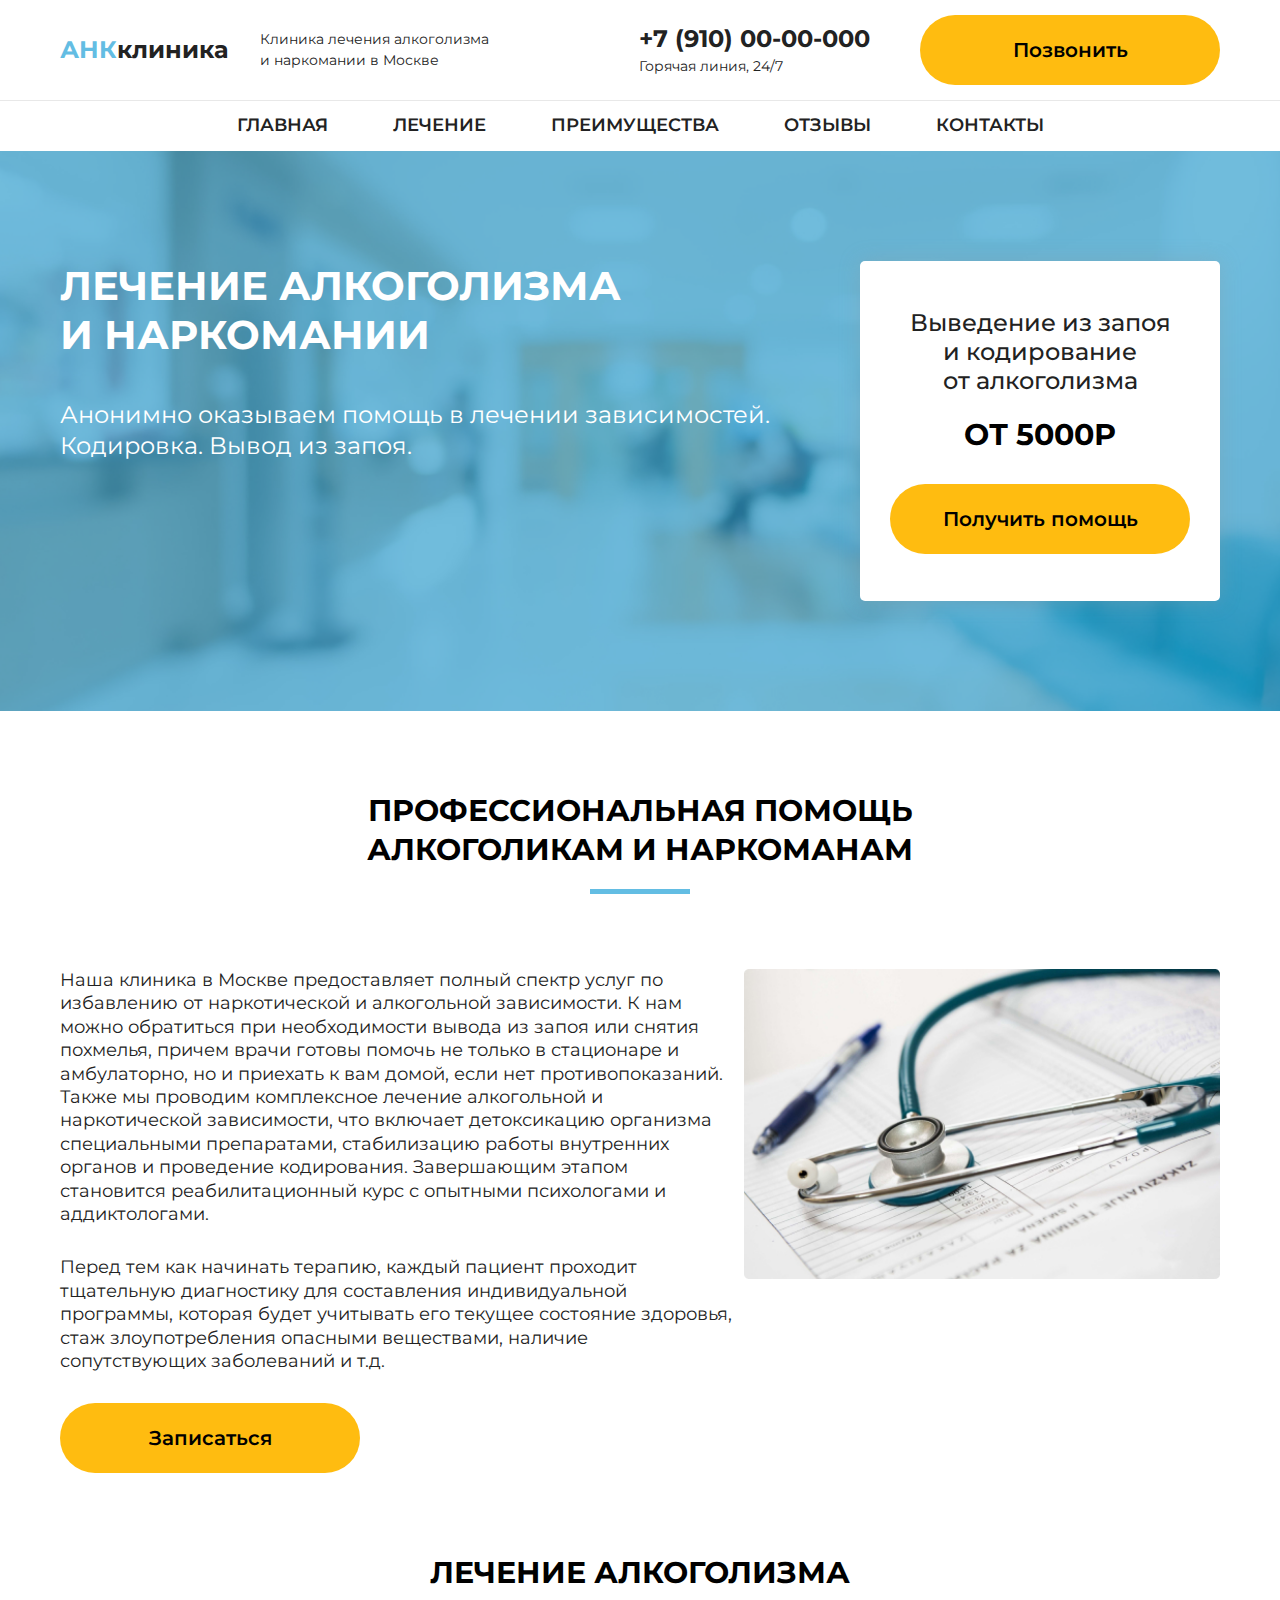
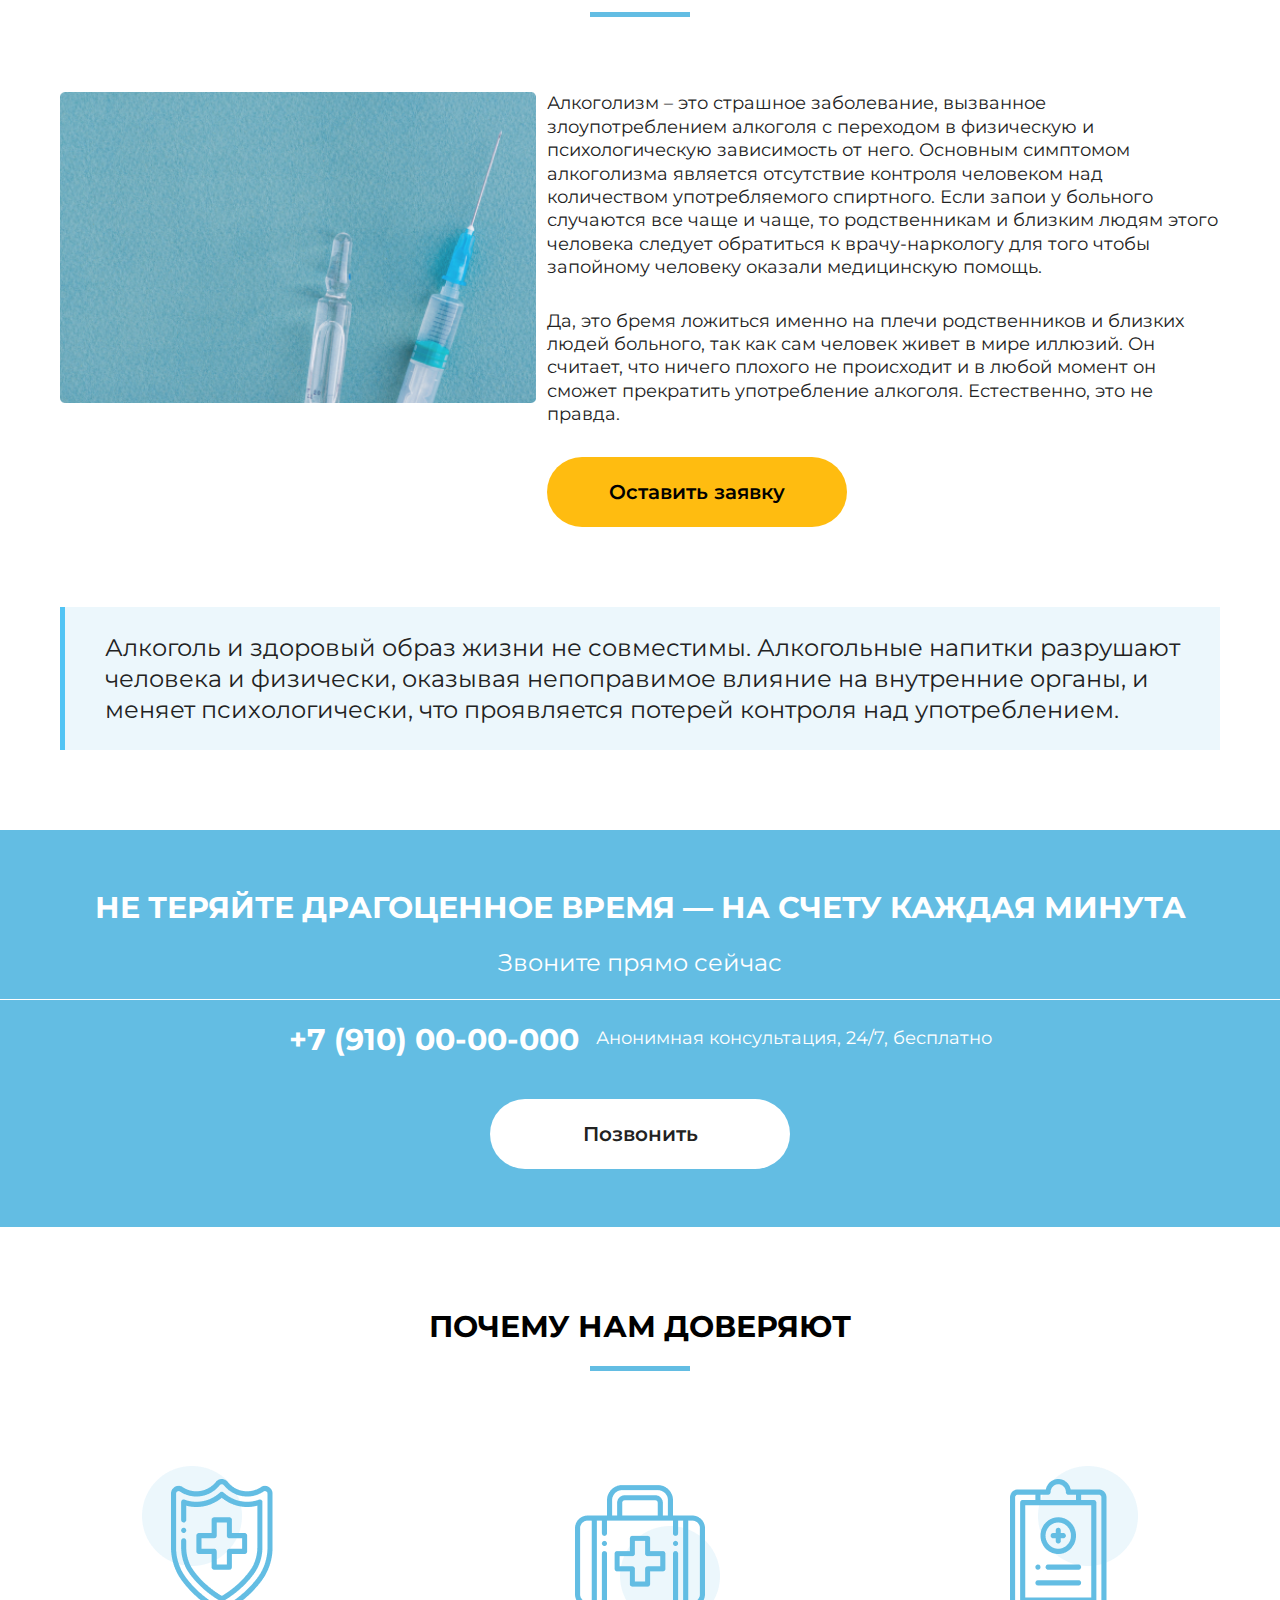
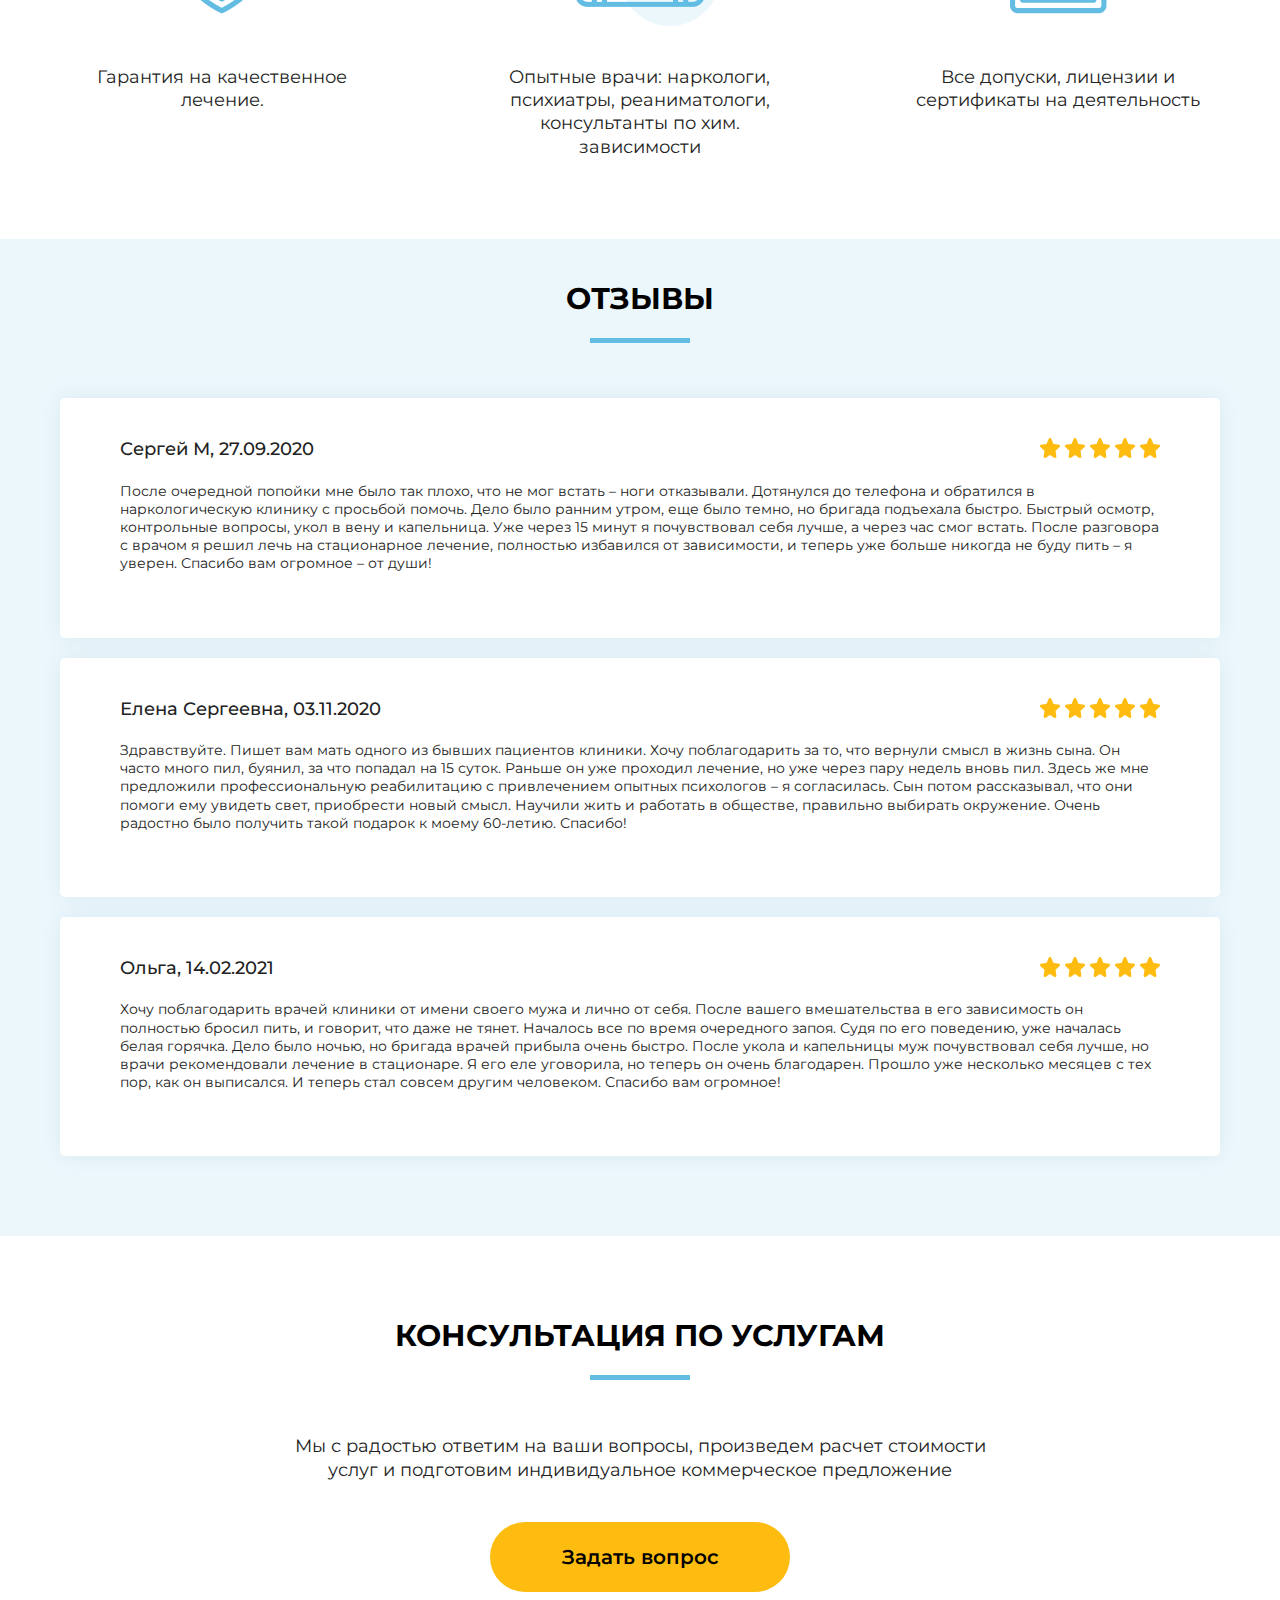
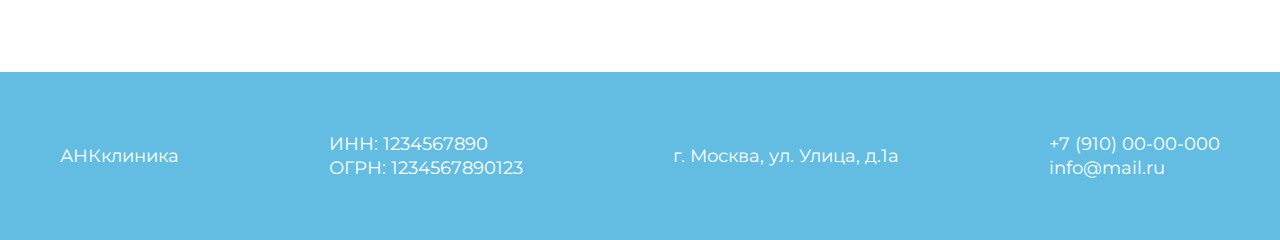
<file: ank10/index.html>
<!DOCTYPE html>
<html lang="ru">
	<head>
		<title>АлкоНаркоКлиника</title>
		<!-- Подключаем CSS -->
		<link rel="stylesheet" href="css/style.css" />
		<!-- Кодировка страницы -->
		<meta charset="UTF-8">
		<meta name="viewport" content="width=device-width">
		<!-- Шрифты -->
		<link href="https://fonts.googleapis.com/css2?family=Montserrat:wght@400;500;700&display=swap" rel="stylesheet">
		<!-- Иконки -->
		<!-- <script src="https://use.fontawesome.com/29d4078c75.js"></script> -->
	</head>

	<body>
		<header class="header" id="header">
			<div class="container">
				<div class="header__inner">					
					<div class="header__logo">
						<a href="#" class="logo__link"><span>АНК</span>клиника</a>
						<p class="logo__description">Клиника лечения алкоголизма и наркомании в Москве</p>
					</div>
					<div class="header__phone">
						<a href="tel:89000000000" class="header__tel">+7 (910) 00-00-000</a>
						<p class="header__phone__description">Горячая линия, 24/7</p>											
					</div>
					<a href="tel:89000000000" class="button header__button">Позвонить</a>
				</div>
			</div>
		</header>

		<div class="menu">
			<ul class="menu__list">
				<li class="menu__link"><a href="#header">Главная</a></li>
				<li class="menu__link"><a href="#therapy">Лечение</a></li>
				<li class="menu__link"><a href="#advantages">Преимущества</a></li>
				<li class="menu__link"><a href="#reviews">Отзывы</a></li>
				<li class="menu__link"><a href="#footer">Контакты</a></li>
			</ul>
		</div>

		<section class="main">
		<div class="main-bg">
			<div class="container">
				<div class="main__inner">
					<div class="main__body">
						<h1 class="main__title">Лечение алкоголизма и наркомании</h1>
						<p class="main__description">Анонимно оказываем помощь в лечении зависимостей.</p>
						<p class="main__description">Кодировка. Вывод из запоя.</p>
					</div>
					<div class="main__banner">
						<p class="banner__text">Выведение из запоя <br> и кодирование <br> от алкоголизма</p>
						<span>от 5000р</span>
						<a href="tel:89000000000" class="button main__button">Получить помощь</a>
					</div>
				</div>
			</div>
		</div>
		</section>

		<section class="therapy" id="therapy">
			<div class="container">
				<div class="title">					
					<h2 class="therapy__title">Профессиональная помощь алкоголикам и наркоманам</h2>
				</div>
				<div class="therapy__inner">
					<div class="therapy__texts">
						<p class="therapy__text">Наша клиника в Москве предоставляет полный спектр услуг по избавлению от наркотической и алкогольной зависимости. К нам можно обратиться при необходимости вывода из запоя или снятия похмелья, причем врачи готовы помочь не только в стационаре и амбулаторно, но и приехать к вам домой, если нет противопоказаний. Также мы проводим комплексное лечение алкогольной и наркотической зависимости, что включает детоксикацию организма специальными препаратами, стабилизацию работы внутренних органов и проведение кодирования. Завершающим этапом становится реабилитационный курс с опытными психологами и аддиктологами.</p>
						<p class="therapy__text">Перед тем как начинать терапию, каждый пациент проходит тщательную диагностику для составления индивидуальной программы, которая будет учитывать его текущее состояние здоровья, стаж злоупотребления опасными веществами, наличие сопутствующих заболеваний и т.д.</p>
						<a href="tel:89000000000" class="button therapy__button">Записаться</a>
					</div>
					<div class="therapy__img">
						<img src="img/therapy1.jpg" alt="">
					</div>
				</div>
				
				<div class="title">					
					<h2 class="therapy__title">Лечение алкоголизма</h2>
				</div>
				<div class="therapy__inner">
					<div class="therapy__img">
						<img src="img/therapy2.jpg" alt="">
					</div>
					<div class="therapy__texts">
						<p class="therapy__text">Алкоголизм – это страшное заболевание, вызванное злоупотреблением алкоголя с переходом в физическую и психологическую зависимость от него. Основным симптомом алкоголизма является отсутствие контроля человеком над количеством употребляемого спиртного. Если запои у больного случаются все чаще и чаще, то родственникам и близким людям этого человека следует обратиться к врачу-наркологу для того чтобы запойному человеку оказали медицинскую помощь.</p>
						<p class="therapy__text">Да, это бремя ложиться именно на плечи родственников и близких людей больного, так как сам человек живет в мире иллюзий. Он считает, что ничего плохого не происходит и в любой момент он сможет прекратить употребление алкоголя. Естественно, это не правда.</p>
						<a href="tel:89000000000" class="button therapy__button">Оставить заявку</a>
					</div>
				</div>

				<p class="therapy_bottom">
					Алкоголь и здоровый образ жизни не совместимы. Алкогольные напитки разрушают человека и физически, оказывая непоправимое влияние на внутренние органы, и меняет психологически, что проявляется потерей контроля над употреблением.
				</p>
			</div>
		</section>
		


		<section class="entry">
			<p class="entry__title">НЕ ТЕРЯЙТЕ ДРАГОЦЕННОЕ ВРЕМЯ — НА СЧЕТУ КАЖДАЯ МИНУТА</p>
			<p class="entry__subtitle">Звоните прямо сейчас</p>
			<div class="entry__phone">
				<a href="tel:89000000000" class="entry__tel">+7 (910) 00-00-000</a>
				<p class="entry__text">Анонимная консультация, 24/7, бесплатно</p>
			</div>
			<a href="tel:89000000000" class="button entry__button">Позвонить</a>
		</section>


		<section class="advantages" id="advantages">
			<div class="container">
				<div class="title">					
					<h2 class="advantages__title">Почему нам доверяют</h2>
				</div>
				<div class="advantages__inner">
					<div class="advantage">
						<img src="img/advantages1.png" alt="" class="advantage__img">
						<p class="advantage__text">Гарантия на качественное лечение.</p>
					</div>
					<div class="advantage">
						<img src="img/advantages2.png" alt="" class="advantage__img">
						<p class="advantage__text">Опытные врачи: наркологи, психиатры, реаниматологи, консультанты по хим. зависимости</p>
					</div>
					<div class="advantage">
						<img src="img/advantages3.png" alt="" class="advantage__img">
						<p class="advantage__text">Все допуски, лицензии и сертификаты на деятельность</p>
					</div>
				</div>
			</div>
		</section>


		<section class="reviews" id="reviews">
			<div class="container">
				<div class="title reviews__title">					
					<h2>Отзывы</h2>
				</div>
				<div class="review">
					<div class="review__header">
						<p class="review__name">Сергей М, 27.09.2020</p>
						<img src="img/stars.png" alt="" class="review__stars">
					</div>
					<p class="review__text">После очередной попойки мне было так плохо, что не мог встать – ноги отказывали. Дотянулся до телефона и обратился в наркологическую клинику с просьбой помочь. Дело было ранним утром, еще было темно, но бригада подъехала быстро. Быстрый осмотр, контрольные вопросы, укол в вену и капельница. Уже через 15 минут я почувствовал себя лучше, а через час смог встать. После разговора с врачом я решил лечь на стационарное лечение, полностью избавился от зависимости, и теперь уже больше никогда не буду пить – я уверен. Спасибо вам огромное – от души!</p>
				</div>
				<div class="review">
					<div class="review__header">
						<p class="review__name">Елена Сергеевна, 03.11.2020</p>
						<img src="img/stars.png" alt="" class="review__stars">
					</div>
					<p class="review__text">Здравствуйте. Пишет вам мать одного из бывших пациентов клиники. Хочу поблагодарить за то, что вернули смысл в жизнь сына. Он часто много пил, буянил, за что попадал на 15 суток. Раньше он уже проходил лечение, но уже через пару недель вновь пил. Здесь же мне предложили профессиональную реабилитацию с привлечением опытных психологов – я согласилась. Сын потом рассказывал, что они помоги ему увидеть свет, приобрести новый смысл. Научили жить и работать в обществе, правильно выбирать окружение. Очень радостно было получить такой подарок к моему 60-летию. Спасибо!</p>
				</div>
				<div class="review">
					<div class="review__header">
						<p class="review__name">Ольга, 14.02.2021</p>
						<img src="img/stars.png" alt="" class="review__stars">
					</div>
					<p class="review__text">Хочу поблагодарить врачей клиники от имени своего мужа и лично от себя. После вашего вмешательства в его зависимость он полностью бросил пить, и говорит, что даже не тянет. Началось все по время очередного запоя. Судя по его поведению, уже началась белая горячка. Дело было ночью, но бригада врачей прибыла очень быстро. После укола и капельницы муж почувствовал себя лучше, но врачи рекомендовали лечение в стационаре. Я его еле уговорила, но теперь он очень благодарен. Прошло уже несколько месяцев с тех пор, как он выписался. И теперь стал совсем другим человеком. Спасибо вам огромное!</p>
				</div>
			</div>
		</section>

		<section class="prefooter">
			<div class="container">
				<div class="title">					
					<h2 class="prefooter__title">Консультация по услугам</h2>
				</div>
				<div class="prefooter__inner">
					<p class="prefooter__text">
						Мы с радостью ответим на ваши вопросы, произведем расчет стоимости услуг и подготовим индивидуальное коммерческое предложение
					</p>
					<a href="tel:89000000000" class="button prefooter__button">Задать вопрос</a>
				</div>
			</div>
		</section>

		<footer class="footer" id="footer">
				<div class="container">
					<div class="footer__inner">
						<p class="footer__logo">АНКклиника</p>
						<div class="footer__req">
							<p class="inn">ИНН: 1234567890</p>
							<p class="ogrn">ОГРН: 1234567890123</p>
						</div>
						<div class="footer__address">
							<p class="address">г. Москва, ул. Улица, д.1а</p>
						</div>
						<div class="footer__contacts">
							<a href="tel:89000000000" class="footer__tel">+7 (910) 00-00-000</a>
							<a href=" info@mail.ru" class="footer__mail"> info@mail.ru</a>
						</div>
					</div>
				</div>
		</footer>
	<!-- <script src="https://code.jquery.com/jquery-3.4.1.slim.js"></script>
	<script src="js/main.js"></script> -->
	</body>
</html>
</file>
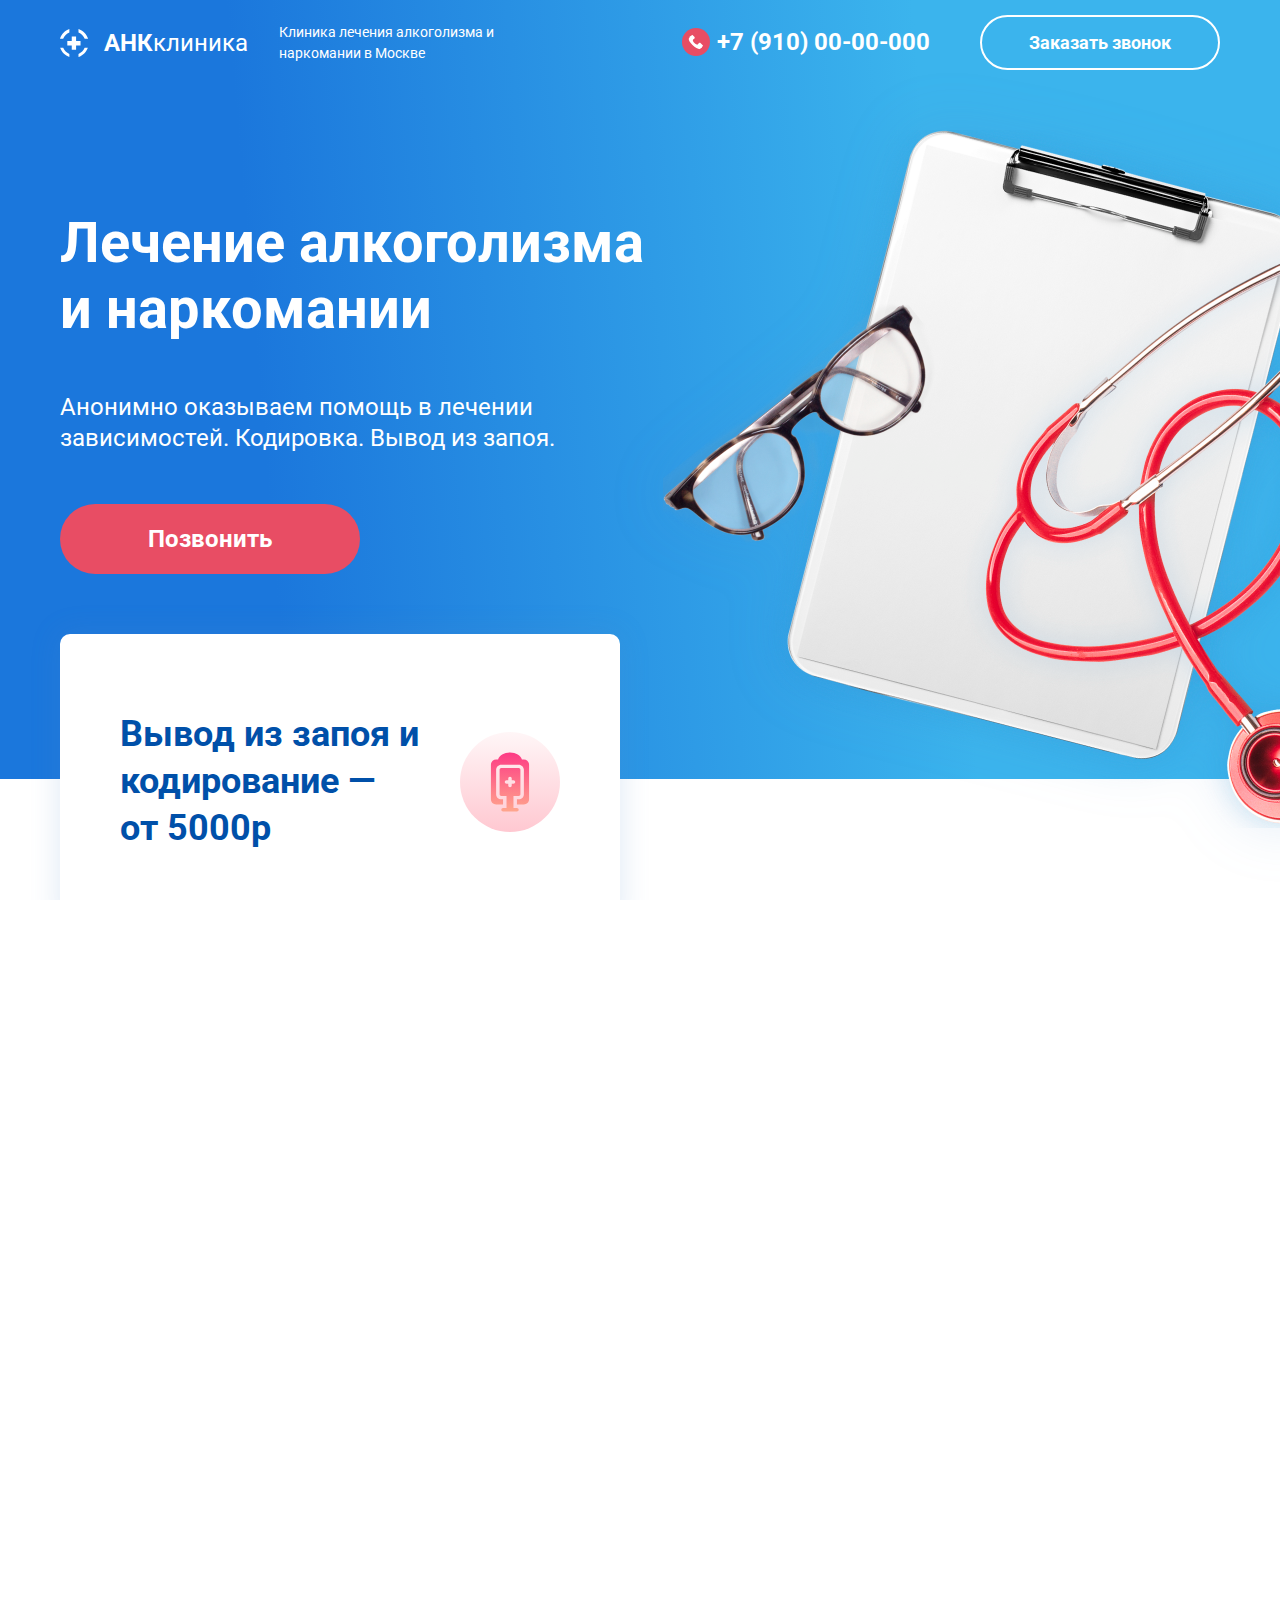
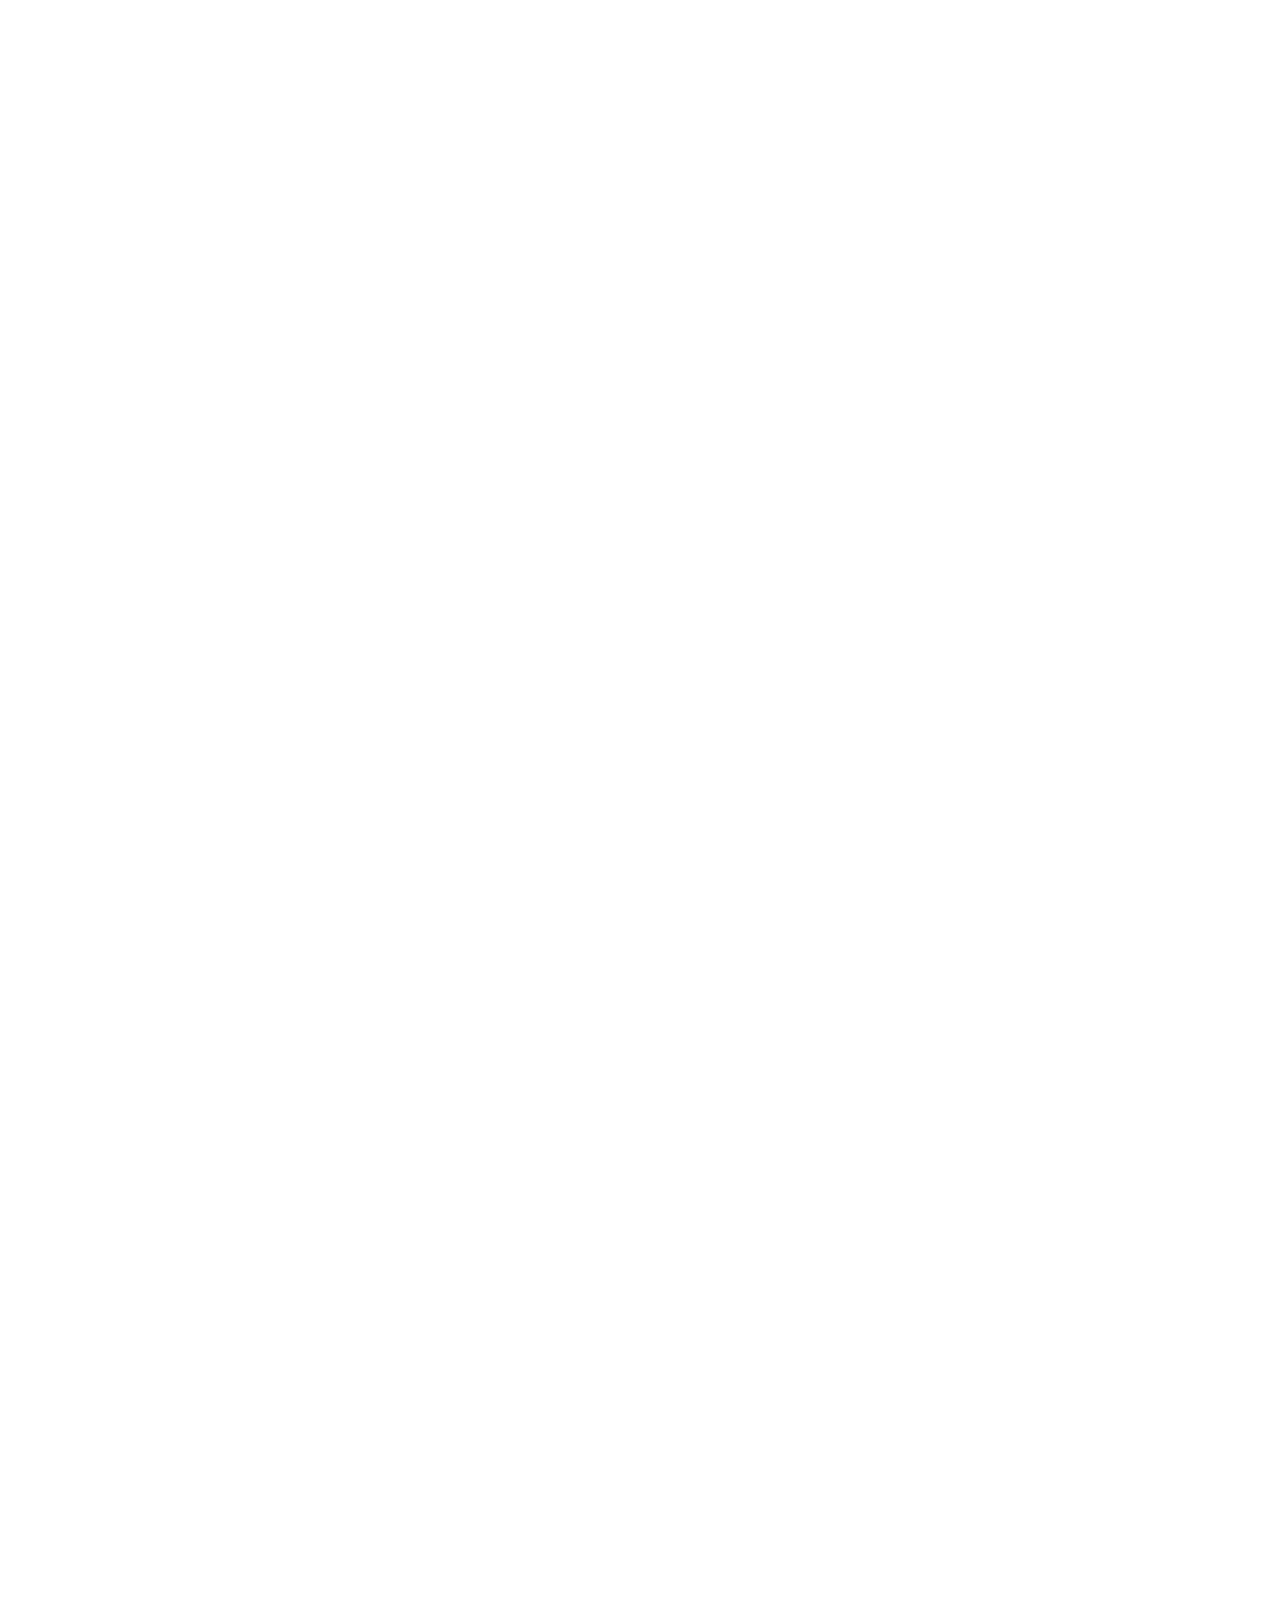
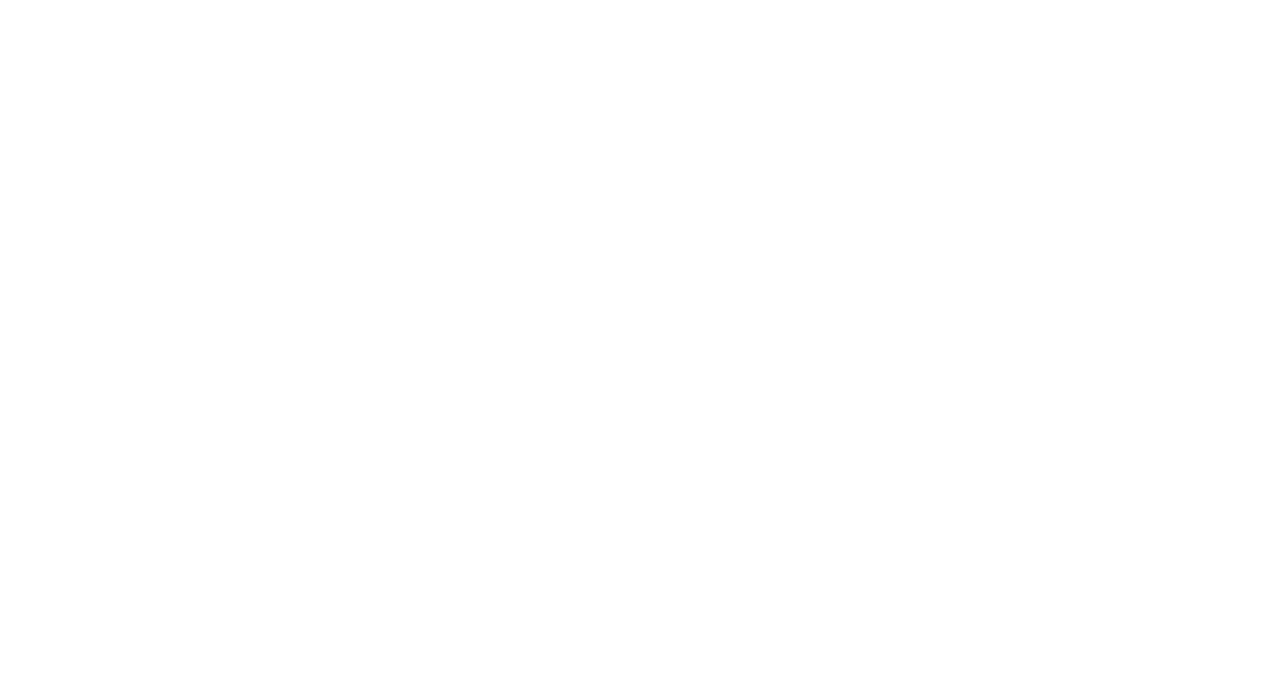
<file: ank11/index.html>
<!DOCTYPE html>
<html lang="ru">
	<head>
		<title>АлкоНаркоКлиника</title>
		<!-- Подключаем CSS -->
		<link rel="stylesheet" href="css/style.css" />
		<!-- Кодировка страницы -->
		<meta charset="UTF-8">
		<meta name="viewport" content="width=device-width">
		<!-- Шрифты -->
		<link rel="preconnect" href="https://fonts.gstatic.com">
		<link href="https://fonts.googleapis.com/css2?family=Roboto:wght@400;700&display=swap" rel="stylesheet">
		<!-- Иконки -->
		<!-- <script src="https://use.fontawesome.com/29d4078c75.js"></script> -->
	</head>

	<body>
		<header class="header" id="header">
			<div class="container">
				<div class="header__inner">					
					<div class="header__logo">
						<a href="#" class="logo__link">
							<img src="img/logo.svg" alt="" class="logo__img">
							<span>АНК</span>клиника
						</a>
						<p class="logo__description">Клиника лечения алкоголизма и наркомании в Москве</p>
					</div>
					<div class="header__phone">
						<a href="tel:89000000000" class="header__tel">
							<img src="img/header-phone.svg" alt="" class="header__tel-img">
							+7 (910) 00-00-000
						</a>											
					</div>
					<a href="tel:89000000000" class="header__button">Заказать звонок</a>
				</div>
			</div>
		</header>

		<section class="main">
			<div class="container">
				<div class="main__inner">
					<div class="main__body">
						<h1 class="main__title">Лечение алкоголизма и наркомании</h1>
						<p class="main__description">Анонимно оказываем помощь в лечении зависимостей. Кодировка. Вывод из запоя.</p>
						<a href="tel:89000000000" class="button main__button">Позвонить</a>
						<div class="main__banner">
							<p class="banner__text">Вывод из запоя и кодирование — от 5000р</p>
							<div class="banner__img">
								<img src="img/banner-img.svg" alt="">
							</div>
						</div>
					</div>
					<div class="main__images">
						<img src="img/main-bg.png" alt="" class="main__img">
					</div>
				</div>
			</div>
		</section>

		<section class="about">
			<div class="container">
				<div class="about__inner">
					<div class="about__body">
						<h2 class="title about__title">О клинике</h2>
						<div class="about__texts">
							<p class="about__text">АНКклиника в Москве оказывает помощь пациентам с зависимостью от алкоголя, наркотиков и иных психоактивных веществ.</p>
							<p class="about__text">В клинике доступен широкий спектр услуг, среди которых - выезд бригады врачей на дом, амбулаторное лечение, стационарное лечение, лечение в загородном реабилитационном центре.</p>
							<p class="about__text">Специалистами клиники разработаны уникальные методики лечения и реабилитации, включающие групповые и индивидуальные терапии, психологическую помощь, медикаментозную поддержку, а так же помощь во взаимодействии с судами и органами опеки.</p>	
						</div>											
						<a href="tel:89000000000" class="button about__button">Оставить заявку</a>
					</div>
					<div class="about__images">
						<img src="img/about-bg.jpg" alt="" class="about__img">
					</div>
				</div>
			</div>
		</section>

		<section class="stages">
			<div class="container">
				<h2 class="title stages__title">Лечение алкоголизма</h2>
				<p class="stages__subtitle">Эффективные методы лечения алкоголизма на дому, в стационаре и амбулаторно. Технологии быстрого и стойкого отказа от алкоголя. Индивидуальный подход.</p>
				<div class="stages__inner">
					<div class="stage">
						<div class="stage__img stage__blue">
							<img src="img/stage-1.svg" alt="">
						</div>
						<p class="stage__title">Диагностика</p>
						<p class="stage__text">Широкий спектр диагностических исследований. Консультации и лечение сопутствующих заболеваний на современном оборудовании. Опытные специалисты</p>
					</div>
					<div class="stage">
						<div class="stage__img stage__purple">
							<img src="img/stage-2.svg" alt="">
						</div>
						<p class="stage__title">Лечение в стационаре</p>
						<p class="stage__text">Круглосуточная помощь, уход за пациентами, лечебно-оздоровительные процедуры, психотерапевтические методы лечения. Комфортные палаты стационара.</p>
					</div>
					<div class="stage">
						<div class="stage__img stage__orange">
							<img src="img/stage-3.svg" alt="">
						</div>
						<p class="stage__title">Нарколог на дом</p>
						<p class="stage__text">Экстренный вызов нарколога на дом. Все районы Москвы и пригороды. Врач приезжает в течение часа.</p>
					</div>
				</div>
			</div>
		</section>

		<section class="entry">
			<div class="container">
				<div class="entry__inner">
					<div class="entry__images">
						<img src="img/entry-bg.png" alt="" class="entry__img">
					</div>
					<div class="entry__body">
						<p class="entry__text">Специалисты высокого класса готовы приехать к вам в любое удобное время</p>
						<a href="tel:89000000000" class="button entry__button">Позвонить</a>
					</div>
				</div>
			</div>
		</section>

		<section class="reviews">
			<div class="container">
				<h2 class="title reviews__title">Отзывы пациентов</h2>
				<div class="reviews__inner">
					<div class="review">
						<div class="review__header">
							<p class="review__name">Вероника Б.</p>
							<p class="review__data">01.07.2020</p>
						</div>
						<div class="review__stars">
							<img src="img/star.svg" alt="" class="review__star">
							<img src="img/star.svg" alt="" class="review__star">
							<img src="img/star.svg" alt="" class="review__star">
							<img src="img/star.svg" alt="" class="review__star">
							<img src="img/star.svg" alt="" class="review__star">
						</div>
						<p class="review__text">Мне очень понравилось в клинике, конечно я надеюсь, что я здесь в первый и последний раз!!! А так все отлично. Персонал Вежливый, все чисто и аккуратно. К людям относятся не как к алкоголикам. а как к нормальным людям. Всем респект. Кто заблудился приходите не пожалеете.</p>
					</div>
					<div class="review">
						<div class="review__header">
							<p class="review__name">Андрей Ф.</p>
							<p class="review__data">23.09.2020</p>
						</div>
						<div class="review__stars">
							<img src="img/star.svg" alt="" class="review__star">
							<img src="img/star.svg" alt="" class="review__star">
							<img src="img/star.svg" alt="" class="review__star">
							<img src="img/star.svg" alt="" class="review__star">
							<img src="img/star.svg" alt="" class="review__star">
						</div>
						<p class="review__text">Выражаю огромную благодарность! За профессионализм, моральную и психологическую поддержку в тяжелые для меня дни, за теплое, душевное отношение к пациентам и применение современных методов лечения, которые помогают нашему выздоровлению. Отдельное спасибо медицинскому персоналу клиники за знание своего дела, за умелые руки.</p>
					</div>
					<div class="review">
						<div class="review__header">
							<p class="review__name">Евгений Д.</p>
							<p class="review__data">14.11.2020</p>
						</div>
						<div class="review__stars">
							<img src="img/star.svg" alt="" class="review__star">
							<img src="img/star.svg" alt="" class="review__star">
							<img src="img/star.svg" alt="" class="review__star">
							<img src="img/star.svg" alt="" class="review__star">
							<img src="img/star.svg" alt="" class="review__star">
						</div>
						<p class="review__text">Клиника работает с прекрасным персоналом. Все организовано и отточено как часы. Чистые и уютные палаты, вкусное и полезное питание. И атмосфера общения врачей и медсестер с пациентами дружелюбное. Я полностью всем довольна!!!</p>
					</div>
				</div>
			</div>
		</section>

		<section class="prefooter">
			<div class="container">
				<div class="prefooter__inner">
					<p class="prefooter__text">Телефон горячей линии</p>
					<a href="tel:89000000000" class="prefooter__phone">+7 (910) 00-00-000</a>
					<a href="tel:89000000000" class="button prefooter__button">Оставить заявку</a>
				</div>
			</div>
		</section>

		<footer class="footer" id="footer">
				<div class="container">
					<div class="footer__inner">
						<p class="footer__logo">
							<img src="img/logo.svg" alt="" class="logo__img">
							<span>АНК</span>клиника
						</p>
						<div class="footer__req">
							<p class="inn">ИНН: 1234567890</p>
							<p class="ogrn">ОГРН: 1234567890123</p>
						</div>
						<div class="footer__address">
							<p class="address">г. Москва, ул. Улица, д.1а</p>
						</div>
						<div class="footer__contacts">
							<a href="tel:89000000000" class="footer__tel">+7 (910) 00-00-000</a>
							<a href=" info@mail.ru" class="footer__mail"> info@mail.ru</a>
						</div>
					</div>
				</div>
		</footer>

	</body>
</html>
</file>
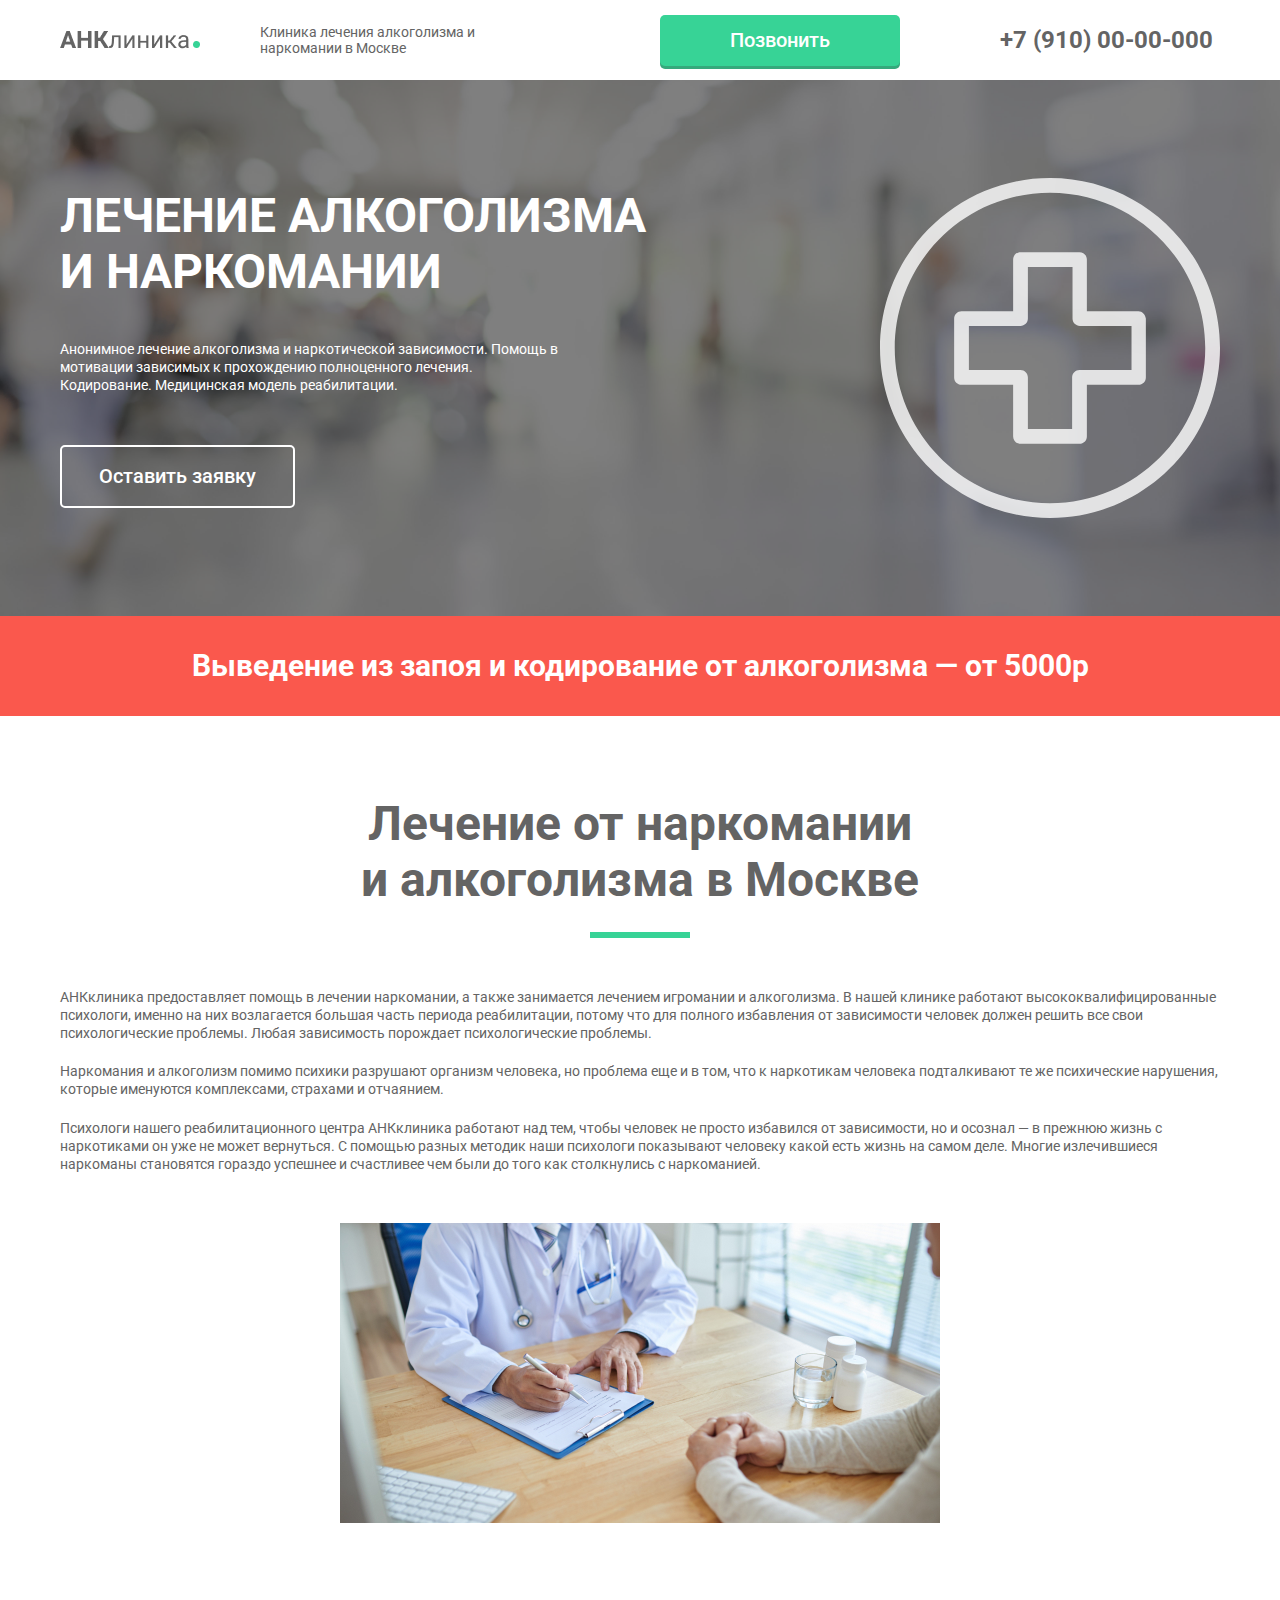
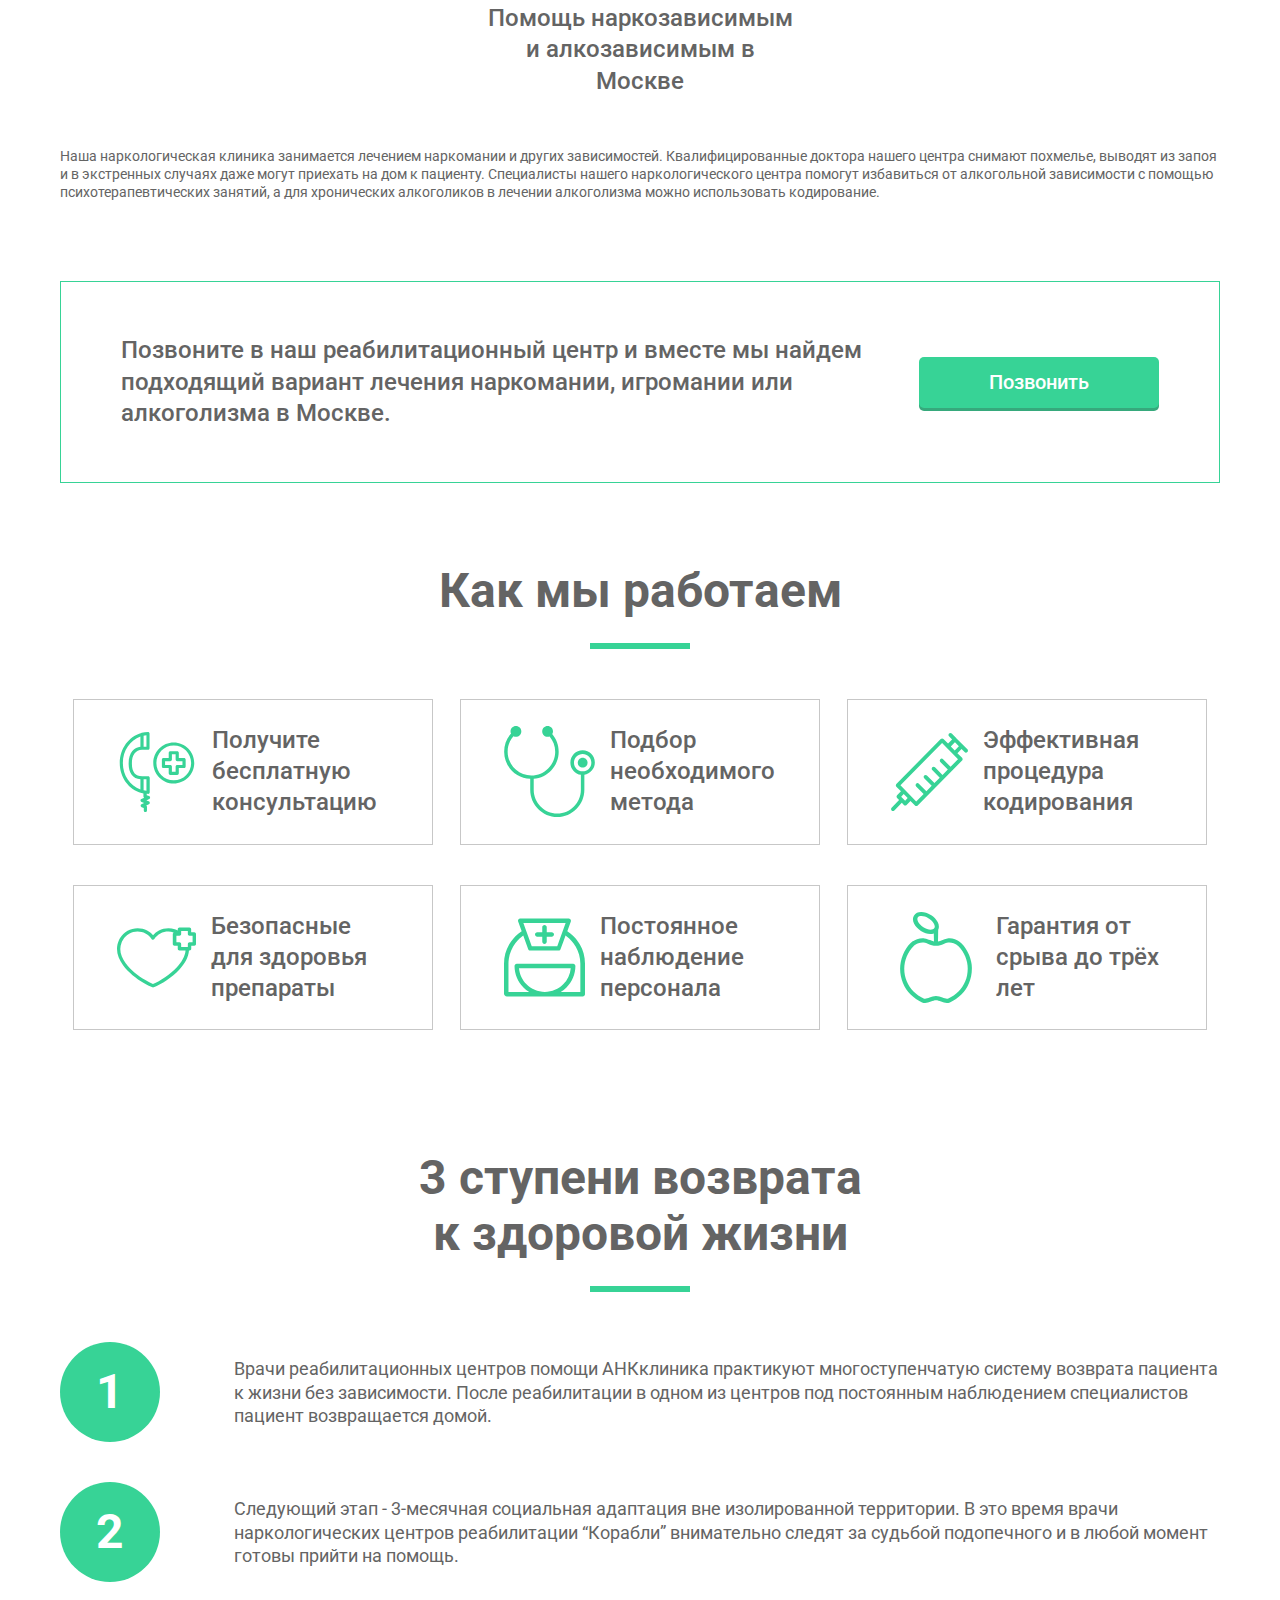
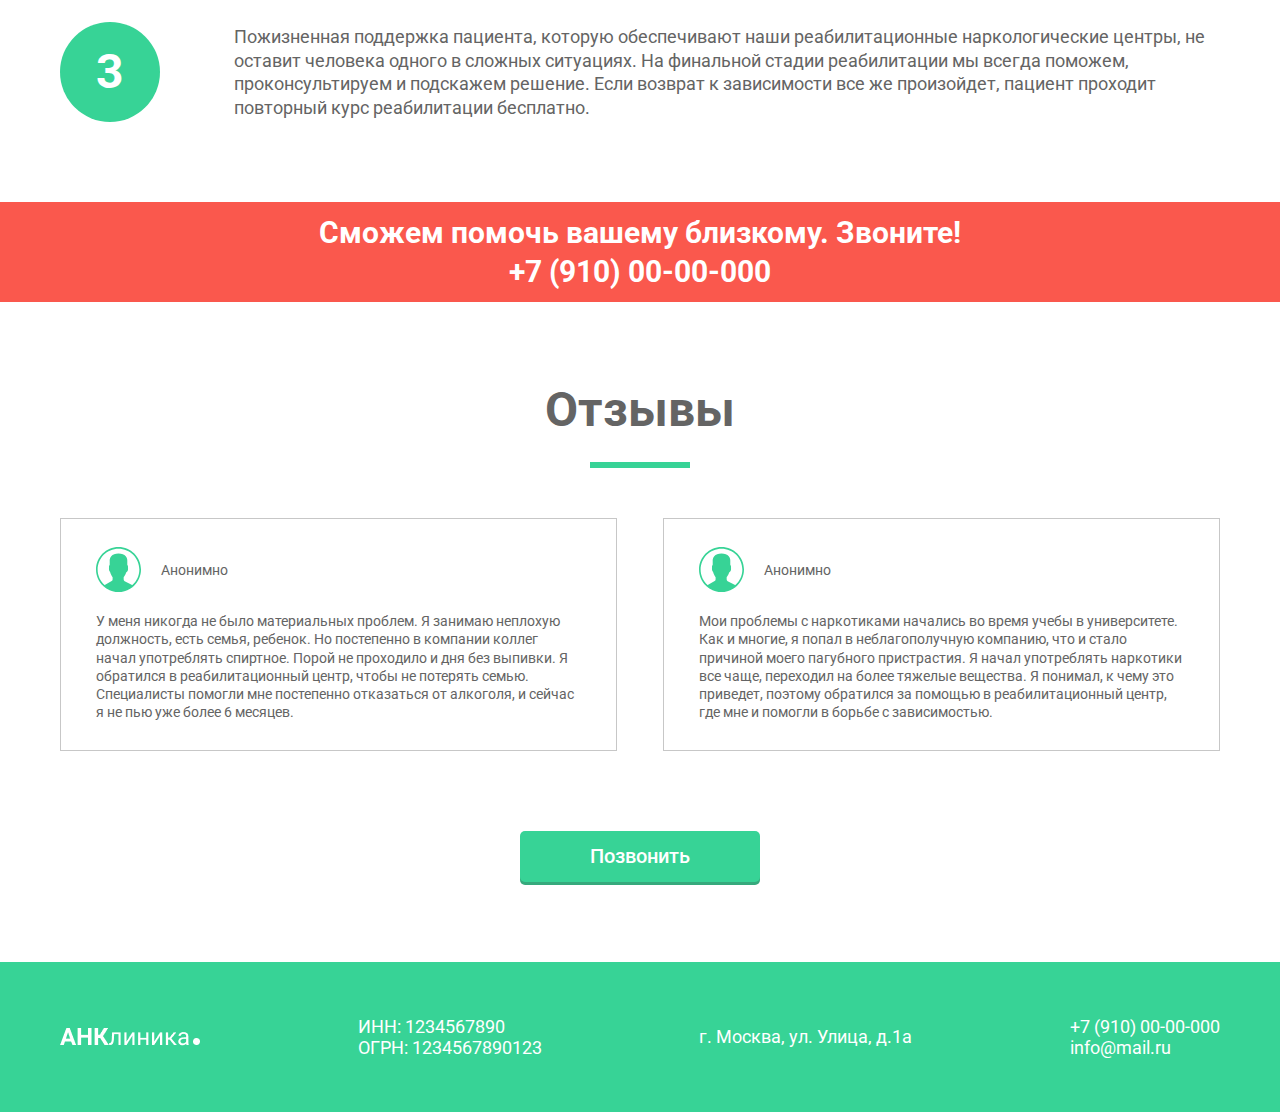
<file: ank12/index.html>
<!DOCTYPE html>
<html lang="ru">
	<head>
		<title>АлкоНаркоКлиника</title>
		<!-- Подключаем CSS -->
		<link rel="stylesheet" href="css/style.css" />
		<!-- Кодировка страницы -->
		<meta charset="UTF-8">
		<meta name="viewport" content="width=device-width">
		<!-- Шрифты -->
		<link rel="preconnect" href="https://fonts.gstatic.com">
		<link href="https://fonts.googleapis.com/css2?family=Roboto:wght@400;500;700&display=swap" rel="stylesheet">
	</head>

	<body>
		<header class="header" id="header">
			<div class="container">
				<div class="header__inner">	
					<a href="#" class="header__logo">
						<img src="img/logo.png" alt="logo" class="logo__img">
					</a>
					<p class="logo__description">Клиника лечения алкоголизма и наркомании в Москве</p>
					<a href="tel:89000000000" class="button header__button">Позвонить</a>
					<a href="tel:89000000000" class="header__number">+7 (910) 00-00-000</a>
				</div>
			</div>
		</header>

		<section class="main">
			<div class="container">
				<div class="main__inner">
					<h2 class="main__title">Лечение алкоголизма и наркомании</h2>
					<p class="main__subtitle">Анонимное лечение алкоголизма и наркотической зависимости. Помощь в мотивации зависимых к прохождению полноценного лечения. Кодирование. Медицинская модель реабилитации.</p>
					<a href="tel:89000000000" class="main__button">Оставить заявку</a>
				</div>
			</div>
		</section>

		<section class="banner">
			<div class="container">
				<h1 class="banner__title">Выведение из запоя и кодирование от алкоголизма — от 5000р</h1>
			</div>
		</section>

		<section class="therapy">
			<div class="container">
				<h2 class="therapy__title title">Лечение от наркомании и алкоголизма в Москве</h2>
				<div class="therapy__texts">
					<p class="therapy__text">АНКклиника предоставляет помощь в лечении наркомании, а также занимается лечением игромании и алкоголизма. В нашей клинике работают высококвалифицированные психологи, именно на них возлагается большая часть периода реабилитации, потому что для полного избавления от зависимости человек должен решить все свои психологические проблемы. Любая зависимость порождает психологические проблемы.</p>

					<p class="therapy__text">Наркомания и алкоголизм помимо психики разрушают организм человека, но проблема еще и в том, что к наркотикам человека подталкивают те же психические нарушения, которые именуются комплексами, страхами и отчаянием.</p>

					<p class="therapy__text">Психологи нашего реабилитационного центра АНКклиника работают над тем, чтобы человек не просто избавился от зависимости, но и осознал — в прежнюю жизнь с наркотиками он уже не может вернуться. С помощью разных методик наши психологи показывают человеку какой есть жизнь на самом деле. Многие излечившиеся наркоманы становятся гораздо успешнее и счастливее чем были до того как столкнулись с наркоманией.</p>
				</div>
				<div class="therapy__img">
					<img src="img/therapy-img.jpg" alt="therapy__img">
				</div>
				<h3 class="therapy__subtitle">Помощь наркозависимым и алкозависимым в Москве</h3>
				<p class="therapy__text">Наша наркологическая клиника занимается лечением наркомании и других зависимостей. Квалифицированные доктора нашего центра снимают похмелье, выводят из запоя и в экстренных случаях даже могут приехать на дом к пациенту. Специалисты нашего наркологического центра помогут избавиться от алкогольной зависимости с помощью психотерапевтических занятий, а для хронических алкоголиков в лечении алкоголизма можно использовать кодирование.</p>
			</div>
		</section>

		<section class="promo">
			<div class="container">
				<div class="promo__inner">
					<h3 class="promo__title">Позвоните в наш реабилитационный центр и вместе мы найдем подходящий вариант лечения наркомании, игромании или алкоголизма в Москве.</h3>
					<a href="tel:89000000000" class="button promo__button">Позвонить</a>			
				</div>
			</div>
		</section>

		<section class="work">
			<div class="container">
				<h2 class="work__title title">Как мы работаем</h2>
				<div class="work_inner">
					<div class="work__part">
						<div class="work__part-img">
							<img src="img/work-1.svg" alt="">
						</div>
						<p class="work__part-text">Получите бесплатную консультацию</p>
					</div>
					<div class="work__part">
						<div class="work__part-img">
							<img src="img/work-2.svg" alt="">
						</div>
						<p class="work__part-text">Подбор необходимого метода</p>
					</div>
					<div class="work__part">
						<div class="work__part-img">
							<img src="img/work-3.svg" alt="">
						</div>
						<p class="work__part-text">Эффективная процедура кодирования</p>
					</div>
					<div class="work__part">
						<div class="work__part-img">
							<img src="img/work-4.svg" alt="">
						</div>
						<p class="work__part-text">Безопасные для здоровья препараты</p>
					</div>
					<div class="work__part">
						<div class="work__part-img">
							<img src="img/work-5.svg" alt="">
						</div>
						<p class="work__part-text">Постоянное наблюдение персонала</p>
					</div>
					<div class="work__part">
						<div class="work__part-img">
							<img src="img/work-6.svg" alt="">
						</div>
						<p class="work__part-text">Гарантия от срыва до трёх лет</p>
					</div>
				</div>
			</div>
		</section>

		<section class="stages">
			<div class="container">
				<h2 class="title stages__title">3 ступени возврата к здоровой жизни</h2>
				<div class="stage">
					<p class="stage__number">1</p>
					<p class="stage__text">Врачи реабилитационных центров помощи АНКклиника практикуют многоступенчатую систему возврата пациента к жизни без зависимости. После реабилитации в одном из центров под постоянным наблюдением специалистов пациент возвращается домой.</p>
				</div>
				<div class="stage">
					<p class="stage__number">2</p>
					<p class="stage__text">Следующий этап - 3-месячная социальная адаптация вне изолированной территории. В это время врачи наркологических центров реабилитации “Корабли” внимательно следят за судьбой подопечного и в любой момент готовы прийти на помощь.</p>
				</div>
				<div class="stage">
					<p class="stage__number">3</p>
					<p class="stage__text">Пожизненная поддержка пациента, которую обеспечивают наши реабилитационные наркологические центры, не оставит человека одного в сложных ситуациях. На финальной стадии реабилитации мы всегда поможем, проконсультируем и подскажем решение. Если возврат к зависимости все же произойдет, пациент проходит повторный курс реабилитации бесплатно.</p>
				</div>
			</div>
		</section>

		<section class="banner">
			<div class="container">
				<h3 class="banner__title">Сможем помочь вашему близкому. Звоните! <p>+7 (910) 00-00-000</p></h3>
			</div>
		</section>

		<section class="reviews">
			<div class="container">
				<h2 class="title reviews__title">Отзывы</h2>
				<div class="reviews__inner">
					<div class="review">
						<div class="review__header">
							<div class="review__img">
								<img src="img/user.svg" alt="">
							</div>
							<p class="review__name">Анонимно</p>
						</div>
						<p class="review__text">У меня никогда не было материальных проблем. Я занимаю неплохую должность, есть семья, ребенок. Но постепенно в компании коллег начал употреблять спиртное. Порой не проходило и дня без выпивки. Я обратился в реабилитационный центр, чтобы не потерять семью. Специалисты помогли мне постепенно отказаться от алкоголя, и сейчас я не пью уже более 6 месяцев.</p>
					</div>
					<div class="review">
						<div class="review__header">
							<div class="review__img">
								<img src="img/user.svg" alt="">
							</div>
							<p class="review__name">Анонимно</p>
						</div>
						<p class="review__text">Мои проблемы с наркотиками начались во время учебы в университете. Как и многие, я попал в неблагополучную компанию, что и стало причиной моего пагубного пристрастия. Я начал употреблять наркотики все чаще, переходил на более тяжелые вещества. Я понимал, к чему это приведет, поэтому обратился за помощью в реабилитационный центр, где мне и помогли в борьбе с зависимостью.</p>
					</div>
				</div>
				<a href="tel:89000000000" class="button reviews__button">Позвонить</a>
			</div>
		</section>

		<footer class="footer">
			<div class="container">
				<div class="footer__inner">
					<a href="#" class="footer__logo">
						<img src="img/footer-logo.png" alt="logo" class="logo__img">
					</a>
					<div class="footer__links">
						<a href="#" class="footer__link">ИНН: 1234567890</a>
						<a href="#" class="footer__link">ОГРН: 1234567890123</a>
					</div>
					<div class="footer__links">
						<a href="#" class="footer__link">г. Москва, ул. Улица, д.1а</a>
					</div>
					<div class="footer__links">
						<a href="tel:89000000000" class="footer__link">+7 (910) 00-00-000</a>
						<a href="mailto:info@mail.ru" class="footer__link">info@mail.ru</a>
					</div>
				</div>
			</div>
		</footer>







		

	</body>
</html>
</file>
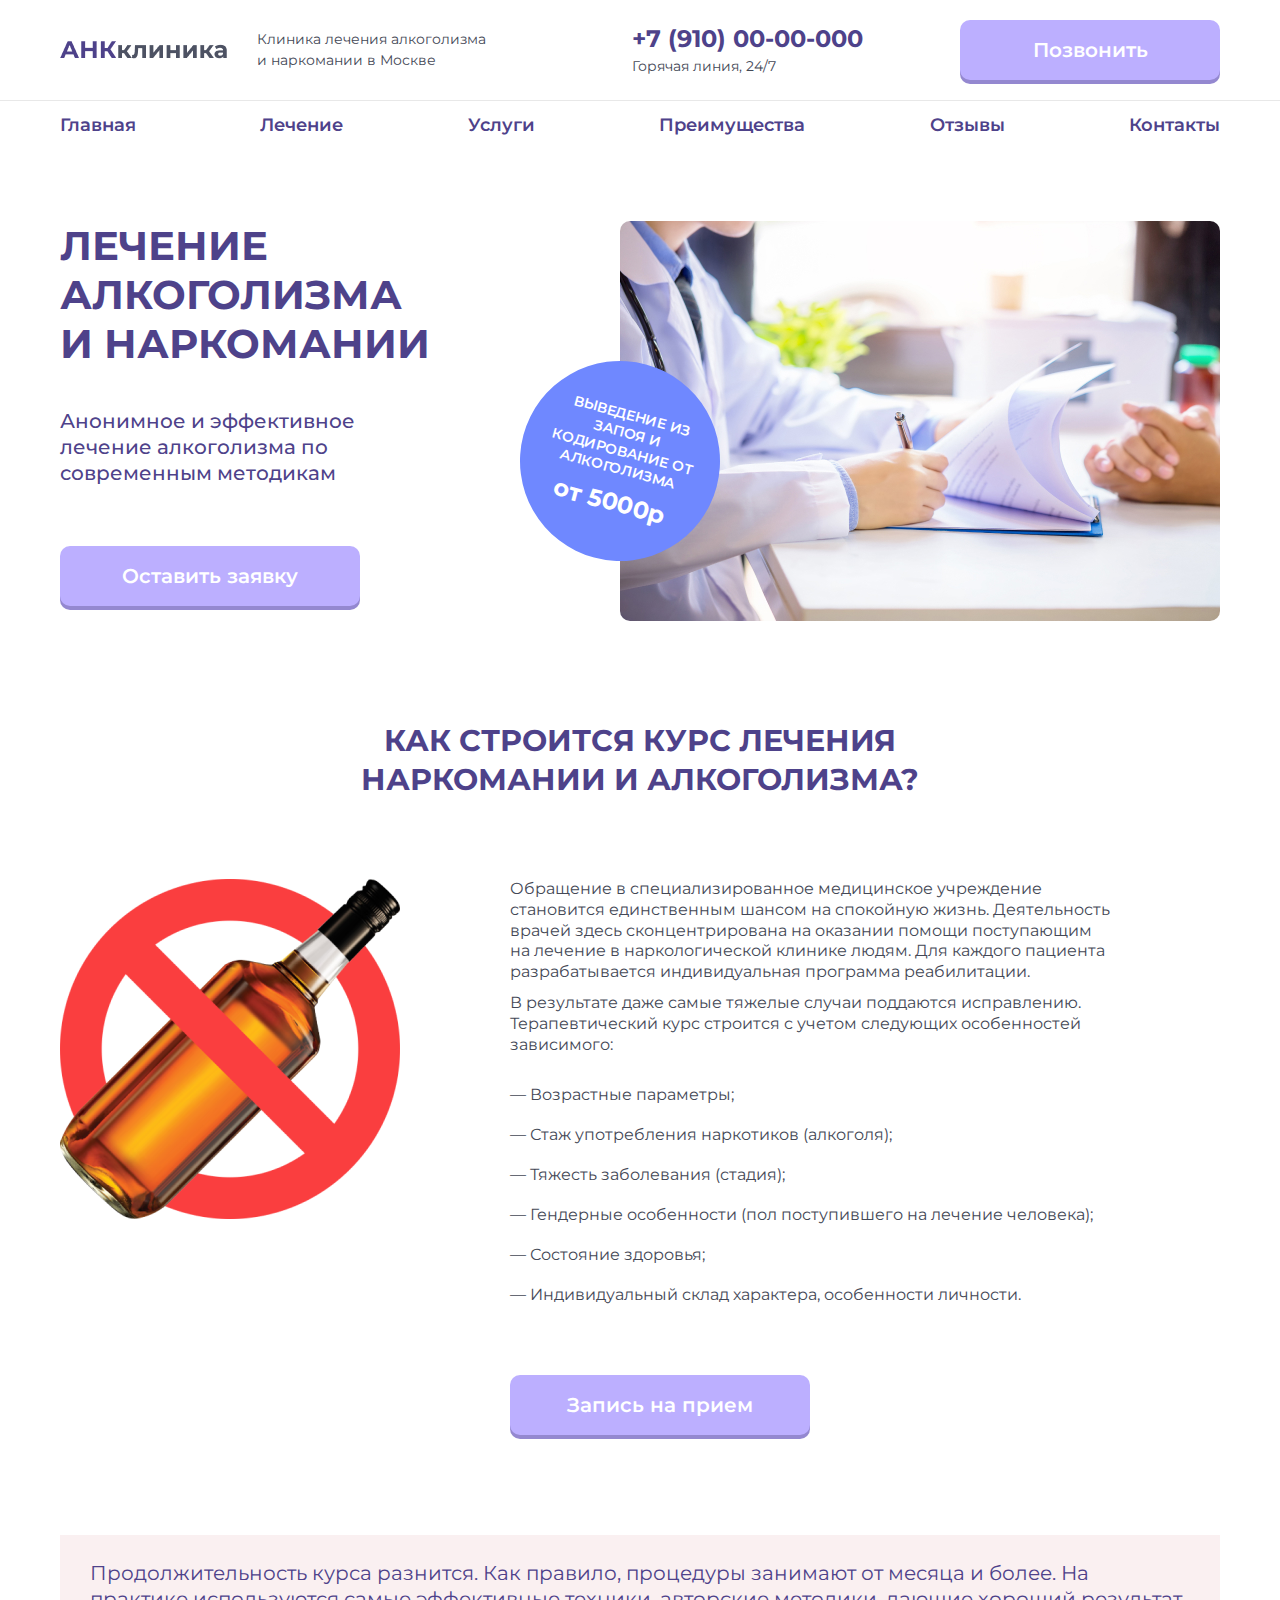
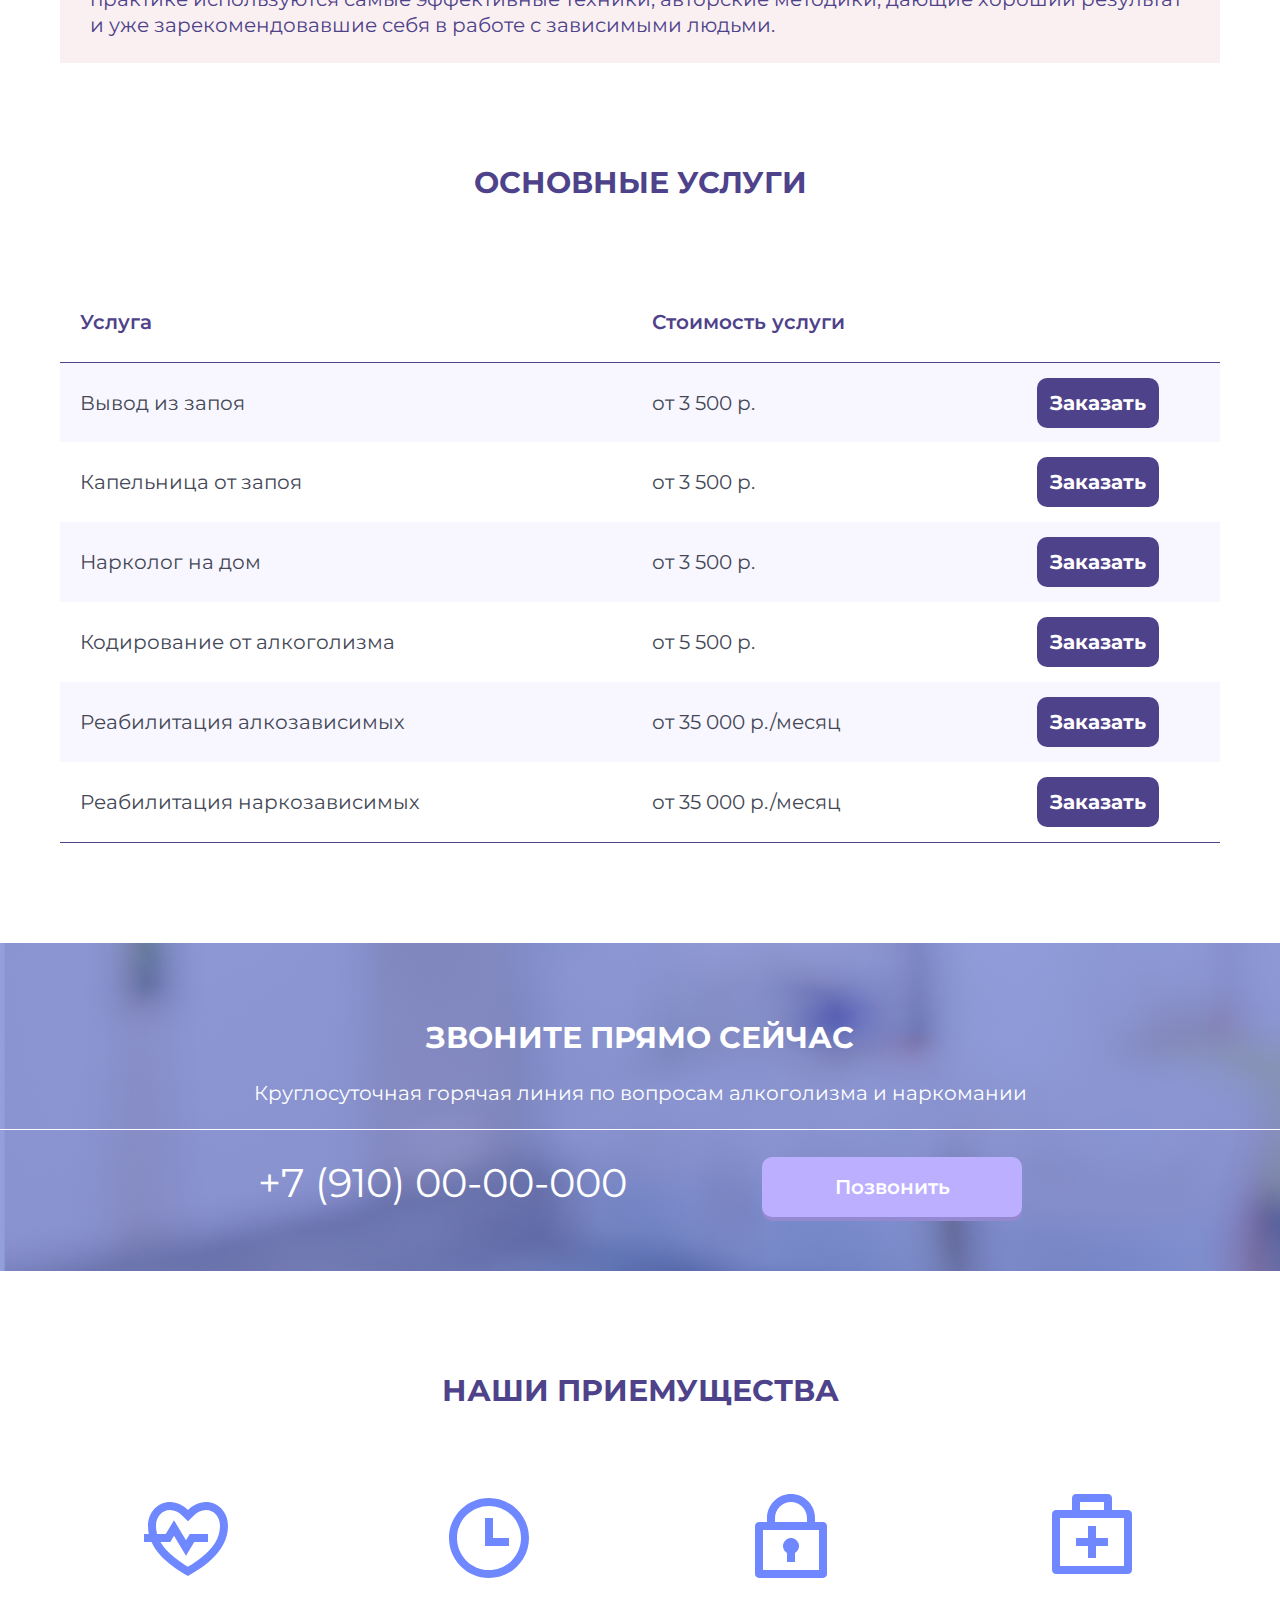
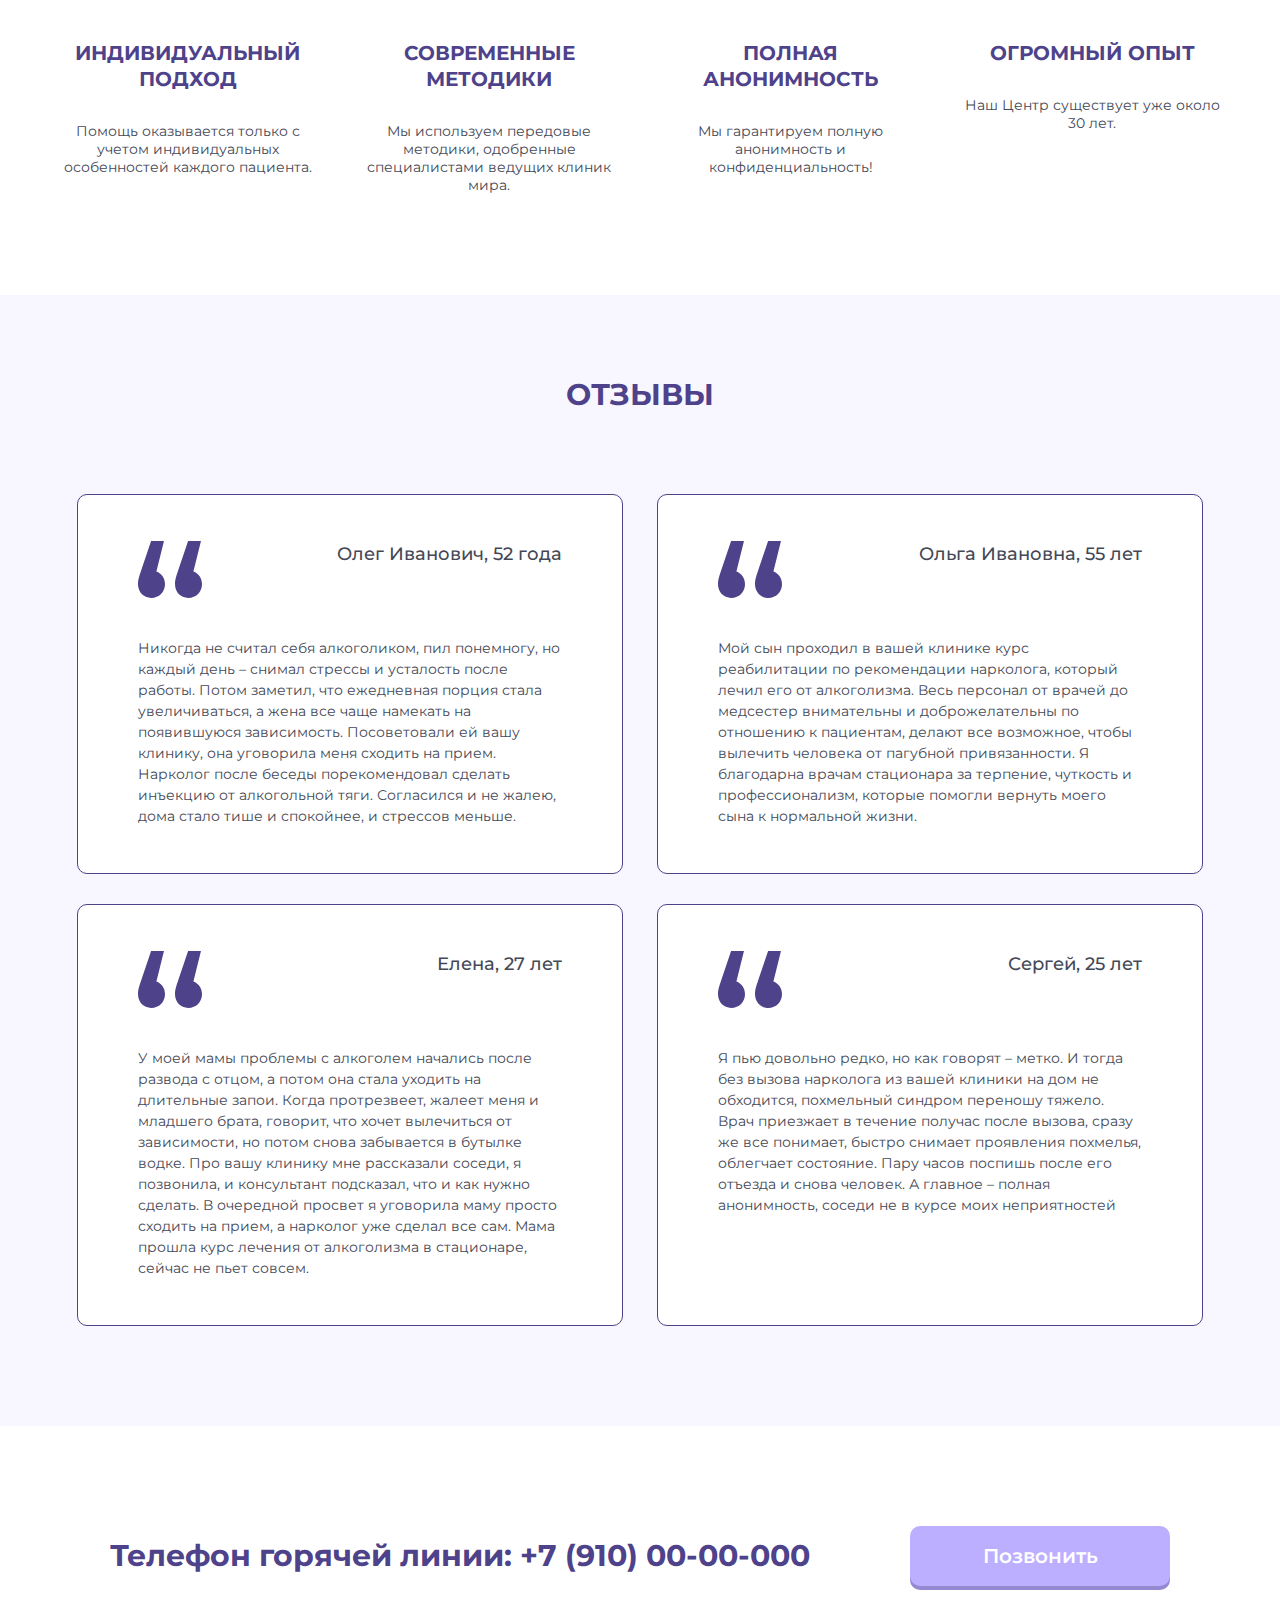
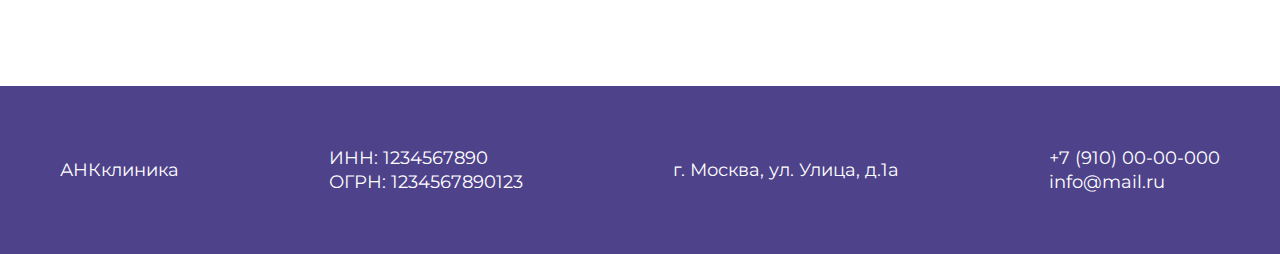
<file: ank13/index.html>
<!DOCTYPE html>
<html lang="ru">
	<head>
		<title>АлкоНаркоКлиника</title>
		<!-- Подключаем CSS -->
		<link rel="stylesheet" href="css/style.css" />
		<!-- Кодировка страницы -->
		<meta charset="UTF-8">
		<meta name="viewport" content="width=device-width">
		<!-- Шрифты -->
		<link href="https://fonts.googleapis.com/css2?family=Montserrat:wght@400;500;700&display=swap" rel="stylesheet">
		<!-- Иконки -->
		<!-- <script src="https://use.fontawesome.com/29d4078c75.js"></script> -->
	</head>

	<body>
		<header class="header" id="header">
			<div class="container">
				<div class="header__inner">					
					<div class="header__logo">
						<a href="#" class="logo">
							<img src="img/logo.png" alt="">
						</a>
						<p class="logo__description">Клиника лечения алкоголизма и наркомании в Москве</p>
					</div>
					<div class="header__phone">
						<a href="tel:89000000000" class="header__tel">+7 (910) 00-00-000</a>
						<p class="header__phone__description">Горячая линия, 24/7</p>
					</div>
					<a href="tel:89000000000" class="button header__button">Позвонить</a>
				</div>				
			</div>
		</header>
		<div id="menu">
			<div class="container">
				<nav class="menu">
					<ul class="menu__list">
						<li class="menu__link"><a href="#header">Главная</a></li>
						<li class="menu__link"><a href="#therapy">Лечение</a></li>
						<li class="menu__link"><a href="#services">Услуги</a></li>
						<li class="menu__link"><a href="#advantages">Преимущества</a></li>
						<li class="menu__link"><a href="#reviews">Отзывы</a></li>
						<li class="menu__link"><a href="#footer">Контакты</a></li>
					</ul>
				</nav>
			</div>
		</div>

		<section class="main">
			<div class="container">
				<div class="main__inner">
					<div class="main__body">
						<h1 class="main__title">Лечение алкоголизма и наркомании</h1>
						<p class="main__description">Анонимное и эффективное лечение алкоголизма по современным методикам</p>
						<a href="tel:89000000000" class="button main__button">Оставить заявку</a>
					</div>
					<div class="main__img">
						<img src="img/main-img.jpg" alt="">
						<div class="main__banner">
							<p class="main__banner-text">Выведение из запоя и кодирование от алкоголизма
							<span>от 5000р</span></p>
						</div>
					</div>
				</div>
			</div>
		</section>

		<section class="therapy" id="therapy">
			<div class="container">
				<h2 class="title therapy__title">Как строится курс лечения наркомании и алкоголизма?</h2>
				<div class="therapy__inner">
					<div class="therapy__img">
						<img src="img/therapy-img.png" alt="">
					</div>
					<div class="therapy__body">
						<p class="therapy__text">Обращение в специализированное медицинское учреждение становится единственным шансом на спокойную жизнь. Деятельность врачей здесь сконцентрирована на оказании помощи поступающим на лечение в наркологической клинике людям. Для каждого пациента разрабатывается индивидуальная программа реабилитации. </p>
						<p class="therapy__text">В результате даже самые тяжелые случаи поддаются исправлению. Терапевтический курс строится с учетом следующих особенностей зависимого:</p>
						<ul class="therapy__ul">
							<li class="therapy__li">— Возрастные параметры;</li>
							<li class="therapy__li">— Стаж употребления наркотиков (алкоголя);</li>
							<li class="therapy__li">— Тяжесть заболевания (стадия);</li>
							<li class="therapy__li">— Гендерные особенности (пол поступившего на лечение человека);</li>
							<li class="therapy__li">— Состояние здоровья;</li>
							<li class="therapy__li">— Индивидуальный склад характера, особенности личности.</li>
						</ul>
						<a href="tel:89000000000" class="button therapy__button">Запись на прием</a>
					</div>
				</div>
				<p class="therapy__promo">
					Продолжительность курса разнится. Как правило, процедуры занимают от месяца и более. На практике используются самые эффективные техники, авторские методики, дающие хороший результат и уже зарекомендовавшие себя в работе с зависимыми людьми.
				</p>
			</div>
		</section>

		<section class="services" id="services">
			<div class="container">
				<h2 class="title services__title">Основные услуги</h2>
				<table class="services__table">
					<tr class="table__header">
						<th>Услуга</th>
						<th colspan="2">Стоимость услуги</th>
					</tr>
					<tr>
						<td data-label="Название услуги">Вывод из запоя</td>
						<td data-label="Цена">от 3 500 р.</td>
						<td><a>Заказать</a></td>
					</tr>
					<tr>
						<td data-label="Название услуги">Капельница от запоя</td>
						<td data-label="Цена">от 3 500 р.</td>
						<td><a>Заказать</a></td>
					</tr>
					<tr>
						<td data-label="Название услуги">Нарколог на дом</td>
						<td data-label="Цена">от 3 500 р.</td>
						<td><a>Заказать</a></td>
					</tr>
					<tr>
						<td data-label="Название услуги">Кодирование от алкоголизма</td>
						<td data-label="Цена">от 5 500 р.</td>
						<td><a>Заказать</a></td>
					</tr>
					<tr>
						<td data-label="Название услуги">Реабилитация алкозависимых</td>
						<td data-label="Цена">от 35 000 р./месяц</td>
						<td><a>Заказать</a></td>
					</tr>
					<tr>
						<td data-label="Название услуги">Реабилитация наркозависимых</td>
						<td data-label="Цена">от 35 000 р./месяц</td>
						<td><a>Заказать</a></td>
					</tr>
				</table>
				
			</div>
		</section>

		<section class="entry">
			<div class="entry__content">
				<h3 class="entry__title">Звоните прямо сейчас</h3>
				<p class="entry__subtitle">Круглосуточная горячая линия по вопросам алкоголизма и наркомании</p>				
			</div>
			<div class="entry__phone">
				<a href="tel:89000000000" class="entry__tel">+7 (910) 00-00-000</a>
				<a href="tel:89000000000" class="button entry__button">Позвонить</a>
			</div>		
		</section>

		<section class="advantages" id="advantages">
			<div class="container">				
				<h2 class="title advantages__title">Наши приемущества</h2>
				<div class="advantages__inner">
					<div class="advantage">
						<img src="img/advantage-1.svg" alt="" class="advantage__img">
						<p class="advantage__name">Индивидуальный подход</p>
						<p class="advantage__description">Помощь оказывается только с учетом индивидуальных особенностей каждого пациента.</p>
					</div>
					<div class="advantage">
						<img src="img/advantage-2.svg" alt="" class="advantage__img">
						<p class="advantage__name">Современные методики</p>
						<p class="advantage__description">Мы используем передовые методики, одобренные специалистами ведущих клиник мира.</p>
					</div>
					<div class="advantage">
						<img src="img/advantage-3.svg" alt="" class="advantage__img">
						<p class="advantage__name">Полная анонимность</p>
						<p class="advantage__description">Мы гарантируем полную анонимность и конфиденциальность!</p>
					</div>
					<div class="advantage">
						<img src="img/advantage-4.svg" alt="" class="advantage__img">
						<p class="advantage__name">Огромный опыт</p>
						<p class="advantage__description">Наш Центр существует уже около 30 лет.</p>
					</div>
				</div>
			</div>
		</section>

		<section class="reviews" id="reviews">
			<div class="container">
				<h2 class="title reviews__title">Отзывы</h2>
				<div class="reviews__inner">
					<div class="review">
						<div class="review__header">
							<img src="img/reviews.svg" alt="" class="review__svg">
							<p class="review__autor">Олег Иванович, 52 года</p>
						</div>
						<p class="review__text">
							Никогда не считал себя алкоголиком, пил понемногу, но каждый день – снимал стрессы и усталость после работы. Потом заметил, что ежедневная порция стала увеличиваться, а жена все чаще намекать на появившуюся зависимость. Посоветовали ей вашу клинику, она уговорила меня сходить на прием. Нарколог после беседы порекомендовал сделать инъекцию от алкогольной тяги. Согласился и не жалею, дома стало тише и спокойнее, и стрессов меньше.
						</p>
					</div>
					<div class="review">
						<div class="review__header">
							<img src="img/reviews.svg" alt="" class="review__svg">
							<p class="review__autor">Ольга Ивановна, 55 лет</p>
						</div>
						<p class="review__text">
							Мой сын проходил в вашей клинике курс реабилитации по рекомендации нарколога, который лечил его от алкоголизма. Весь персонал от врачей до медсестер внимательны и доброжелательны по отношению к пациентам, делают все возможное, чтобы вылечить человека от пагубной привязанности. Я благодарна врачам стационара за терпение, чуткость и профессионализм, которые помогли вернуть моего сына к нормальной жизни.
						</p>
					</div>
					<div class="review">
						<div class="review__header">
							<img src="img/reviews.svg" alt="" class="review__svg">
							<p class="review__autor">Елена, 27 лет</p>
						</div>
						<p class="review__text">
							У моей мамы проблемы с алкоголем начались после развода с отцом, а потом она стала уходить на длительные запои. Когда протрезвеет, жалеет меня и младшего брата, говорит, что хочет вылечиться от зависимости, но потом снова забывается в бутылке водке. Про вашу клинику мне рассказали соседи, я позвонила, и консультант подсказал, что и как нужно сделать. В очередной просвет я уговорила маму просто сходить на прием, а нарколог уже сделал все сам. Мама прошла курс лечения от алкоголизма в стационаре, сейчас не пьет совсем.
						</p>
					</div>
					<div class="review">
						<div class="review__header">
							<img src="img/reviews.svg" alt="" class="review__svg">
							<p class="review__autor">Сергей, 25 лет</p>
						</div>
						<p class="review__text">
							Я пью довольно редко, но как говорят – метко. И тогда без вызова нарколога из вашей клиники на дом не обходится, похмельный синдром переношу тяжело. Врач приезжает в течение получас после вызова, сразу же все понимает, быстро снимает проявления похмелья, облегчает состояние. Пару часов поспишь после его отъезда и снова человек. А главное – полная анонимность, соседи не в курсе моих неприятностей
						</p>
					</div>
				</div>
			</div>
		</section>

		<section class="prefooter">
			<div class="container">			
				<div class="prefooter__inner">
					<h2 class="prefooter__title">Телефон горячей линии:  +7 (910) 00-00-000</h2>
					<a href="tel:89000000000" class="button prefooter__button">Позвонить</a>
				</div>
			</div>
		</section> 

		<!-- 
		

		
		


		


		


		

		
	-->

		<footer class="footer" id="footer">
				<div class="container">
					<div class="footer__inner">
						<p class="footer__logo">АНКклиника</p>
						<div class="footer__req">
							<p class="inn">ИНН: 1234567890</p>
							<p class="ogrn">ОГРН: 1234567890123</p>
						</div>
						<div class="footer__address">
							<p class="address">г. Москва, ул. Улица, д.1а</p>
						</div>
						<div class="footer__contacts">
							<a href="tel:89000000000" class="footer__tel">+7 (910) 00-00-000</a>
							<a href=" info@mail.ru" class="footer__mail"> info@mail.ru</a>
						</div>
					</div>
				</div>
		</footer>
	</body>
</html>
</file>
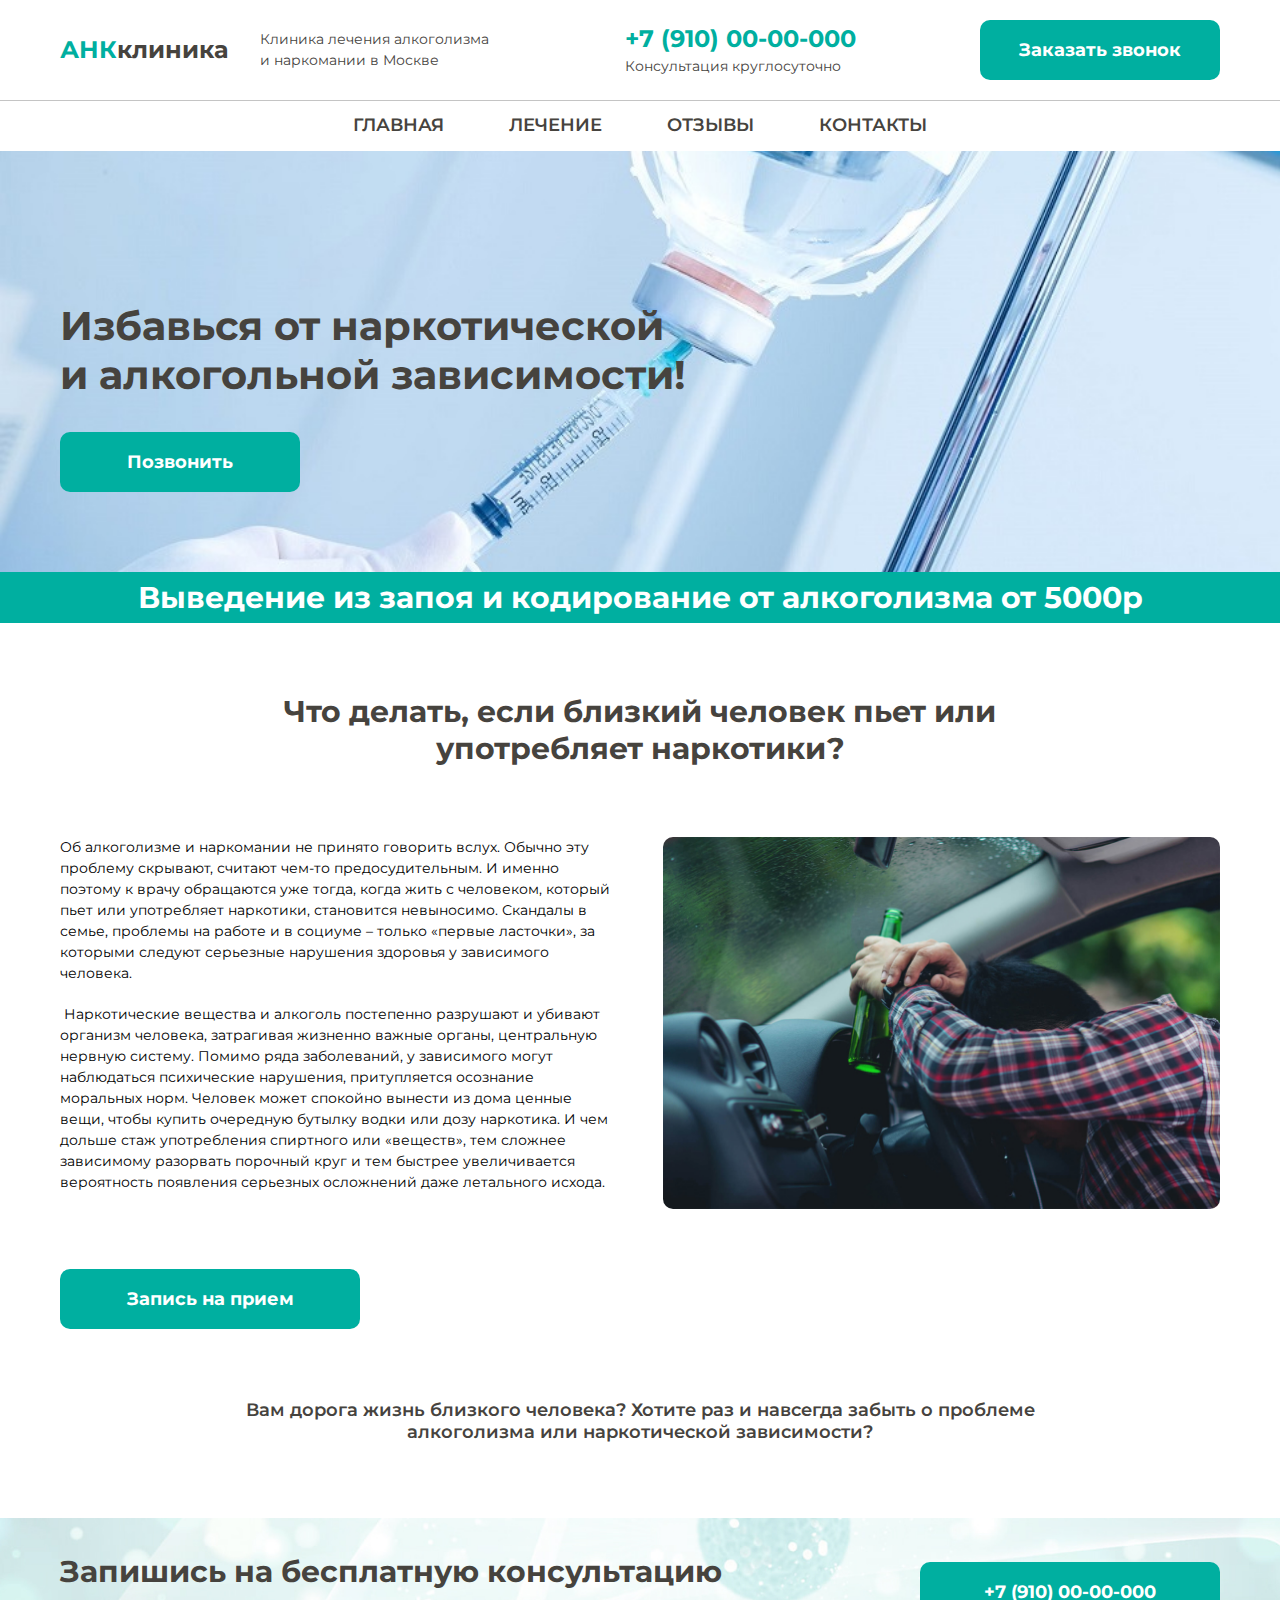
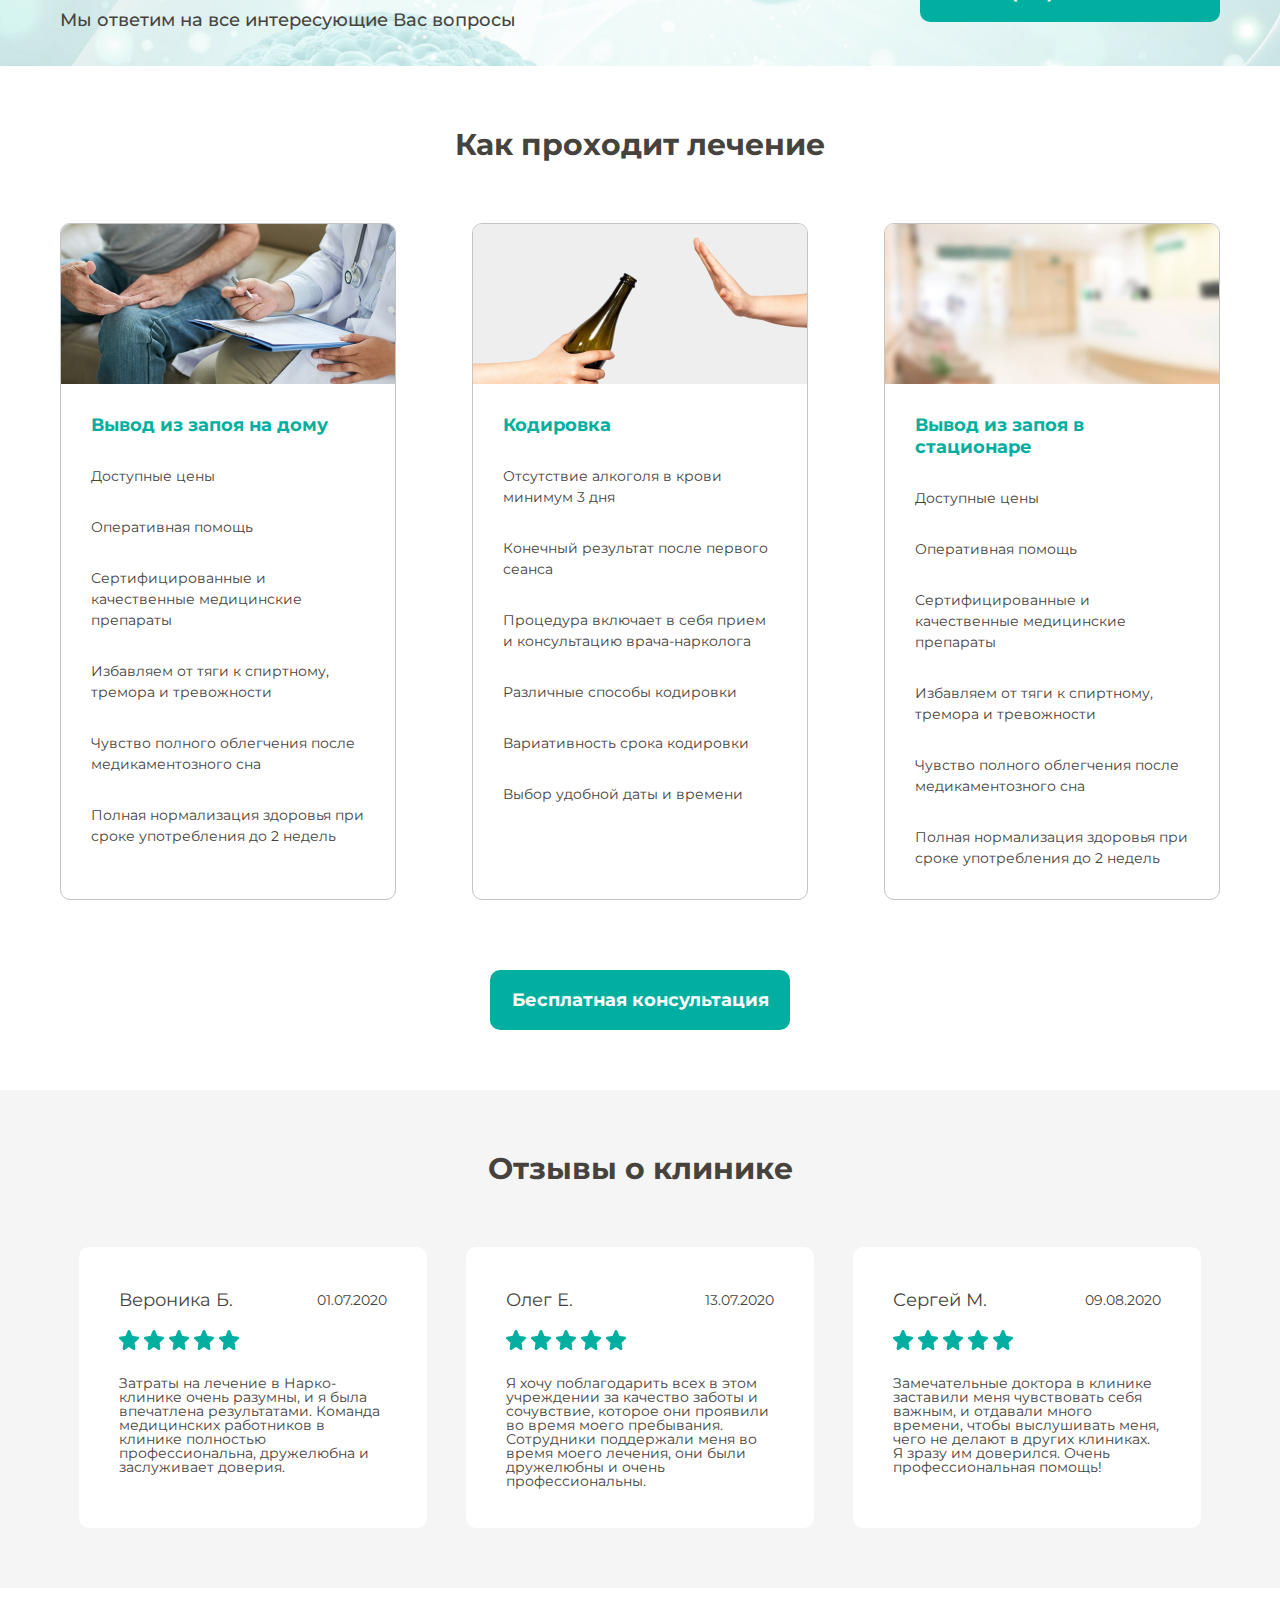
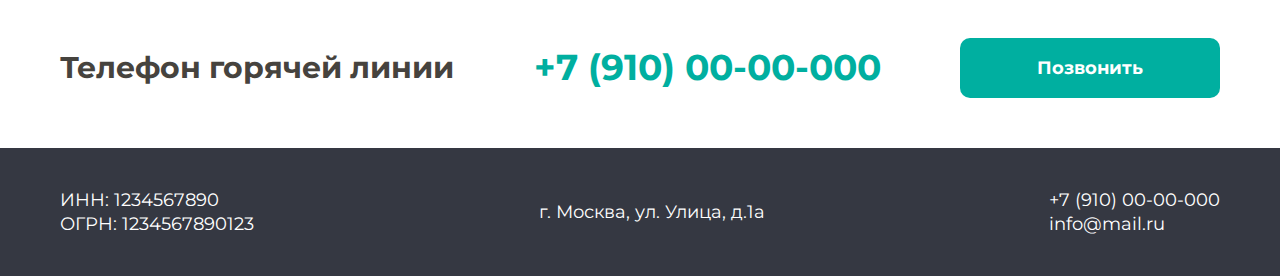
<file: ank7/index.html>
<!DOCTYPE html>
<html lang="ru">
	<head>
		<title>АлкоНаркоКлиника</title>
		<!-- Подключаем CSS -->
		<link rel="stylesheet" href="css/style.css" />
		<!-- Кодировка страницы -->
		<meta charset="UTF-8">
		<meta name="viewport" content="width=device-width">
		<!-- Шрифты -->
		<link href="https://fonts.googleapis.com/css2?family=Montserrat:wght@400;500;600;700&display=swap" rel="stylesheet">

		<!-- Иконки -->
		<!-- <script src="https://use.fontawesome.com/29d4078c75.js"></script> -->
	</head>

	<body>
		<header class="header" id="header">
			<div class="container">
				<div class="header__inner">					
					<div class="header__logo">
						<a href="#" class="logo__link"><span>АНК</span>клиника</a>
						<p class="logo__description">Клиника лечения алкоголизма и наркомании в Москве</p>
					</div>
					<div class="header__phone">
						<a href="tel:89000000000" class="header__tel">+7 (910) 00-00-000</a>
						<p class="header__phone-des">Консультация круглосуточно</p>
					</div>
					<a href="tel:89000000000" class="button header__button">Заказать звонок</a>
				</div>
			</div>
		</header>

		<div class="menu">
			<ul class="menu__list">
				<li class="menu__link"><a href="#header">Главная</a></li>
				<li class="menu__link"><a href="#therapy">Лечение</a></li>
				<li class="menu__link"><a href="#reviews">Отзывы</a></li>
				<li class="menu__link"><a href="#footer">Контакты</a></li>
			</ul>
		</div>

		<section class="main">
			<div class="container">
				<div class="main__inner">
					<h1 class="main__title">Избавься от наркотической и алкогольной зависимости!</h1>
					<a href="tel:89000000000" class="button main__button">Позвонить</a>
				</div>
			</div>
		</section>

		<div class="promo">
			<h2 class="promo__text">
				Выведение из запоя и кодирование от алкоголизма от 5000р
			</h2>
		</div>

		<section class="info">
			<div class="container">
				<h2 class="info__title title">
					Что делать, если близкий человек пьет или употребляет наркотики?
				</h2>
				<div class="info__inner">
					<div class="info__texts">
						<p class="info__text">
							Об алкоголизме и наркомании не принято говорить вслух. Обычно эту проблему скрывают, считают чем-то предосудительным. И именно поэтому к врачу обращаются уже тогда, когда жить с человеком, который пьет или употребляет наркотики, становится невыносимо. Скандалы в семье, проблемы на работе и в социуме – только «первые ласточки», за которыми следуют серьезные нарушения здоровья у зависимого человека.
						</p>
						<p class="info__text">
							 Наркотические вещества и алкоголь постепенно разрушают и убивают организм человека, затрагивая жизненно важные органы, центральную нервную систему. Помимо ряда заболеваний, у зависимого могут наблюдаться психические нарушения, притупляется осознание моральных норм. Человек может спокойно вынести из дома ценные вещи, чтобы купить очередную бутылку водки или дозу наркотика. И чем дольше стаж употребления спиртного или «веществ», тем сложнее зависимому разорвать порочный круг и тем быстрее увеличивается вероятность появления серьезных осложнений даже летального исхода.
						</p>
						<a href="tel:89000000000" class="button info__button">Запись на прием</a>
					</div>
					<div class="info__img">
						<img src="img/info.jpg" alt="">
					</div>
				</div>
				<p class="info__small">
					Вам дорога жизнь близкого человека? Хотите раз и навсегда забыть о проблеме алкоголизма или наркотической зависимости? 
				</p>
			</div>
		</section>

		<section class="entry">
			<div class="container">
				<div class="entry__inner">
					<div class="entry__text">
						<h2 class="entry__title title">
							Запишись на бесплатную консультацию
						</h2>
						<p class="entry__description">
							Мы ответим на все интересующие Вас вопросы
						</p>
					</div>
					<div>
						<a href="tel:89000000000" class="button entry__button">+7 (910) 00-00-000</a>
					</div>
				</div>
			</div>
		</section>

		<section class="therapy" id="therapy">
			<div class="container">
				<h2 class="therapy__title title">Как проходит лечение</h2>
				<div class="therapy__inner">
					<div class="therapy__card">
						<div class="card__img">
							<img src="img/therapy_1.jpg" alt="">
						</div>
						<div class="card__body">
							<p class="card__title">Вывод из запоя на дому</p>
							<ul class="card__text">
								<li class="card__li">Доступные цены</li>
								<li class="card__li">Оперативная помощь</li>
								<li class="card__li">Сертифицированные и качественные медицинские препараты</li>
								<li class="card__li">Избавляем от тяги к спиртному, тремора и тревожности</li>
								<li class="card__li">Чувство полного облегчения после медикаментозного сна</li>
								<li class="card__li">Полная нормализация здоровья при сроке употребления до 2 недель</li>
							</ul>
						</div>
					</div>
					<div class="therapy__card">
						<div class="card__img">
							<img src="img/therapy_2.png" alt="">
						</div>
						<div class="card__body">
							<p class="card__title">Кодировка</p>
							<ul class="card__text">
								<li class="card__li">Отсутствие алкоголя в крови минимум 3 дня</li>
								<li class="card__li">Конечный результат после первого сеанса</li>
								<li class="card__li">Процедура включает в себя прием и консультацию врача-нарколога</li>
								<li class="card__li">Различные способы кодировки</li>
								<li class="card__li">Вариативность срока кодировки</li>
								<li class="card__li">Выбор удобной даты и времени</li>
							</ul>
						</div>
					</div>
					<div class="therapy__card">
						<div class="card__img">
							<img src="img/therapy_3.png" alt="">
						</div>
						<div class="card__body">
							<p class="card__title">Вывод из запоя в стационаре</p>
							<ul class="card__text">
								<li class="card__li">Доступные цены</li>
								<li class="card__li">Оперативная помощь</li>
								<li class="card__li">Сертифицированные и качественные медицинские препараты</li>
								<li class="card__li">Избавляем от тяги к спиртному, тремора и тревожности</li>
								<li class="card__li">Чувство полного облегчения после медикаментозного сна</li>
								<li class="card__li">Полная нормализация здоровья при сроке употребления до 2 недель</li>
							</ul>
						</div>
					</div>
				</div>
				<div>
					<a href="tel:89000000000" class="button therapy__button">Бесплатная консультация</a>
				</div>
			</div>
		</section>

		<section class="reviews" id="reviews">
			<div class="container">
				<h2 class="reviews__title title">Отзывы о клинике</h2>
				<div class="reviews__inner">
					<div class="review">
						<div class="review__header">
							<p class="review__name">Вероника Б.</p>
							<p class="review_date">01.07.2020</p>
						</div>
						<img src="img/review__stars.png" alt="" class="review__stars">
						<p class="review__text">
							Затраты на лечение в Нарко-клинике очень разумны, и я была впечатлена результатами. Команда медицинских работников в клинике полностью профессиональна, дружелюбна и заслуживает доверия.
						</p>
					</div>
					<div class="review">
						<div class="review__header">
							<p class="review__name">Олег Е.</p>
							<p class="review_date">13.07.2020</p>
						</div>
						<img src="img/review__stars.png" alt="" class="review__stars">
						<p class="review__text">
							Я хочу поблагодарить всех в этом учреждении за качество заботы и сочувствие, которое они проявили во время моего пребывания. Сотрудники поддержали меня во время моего лечения, они были дружелюбны и очень профессиональны.
						</p>
					</div>
					<div class="review">
						<div class="review__header">
							<p class="review__name">Сергей М.</p>
							<p class="review_date">09.08.2020</p>
						</div>
						<img src="img/review__stars.png" alt="" class="review__stars">
						<p class="review__text">
							Замечательные доктора в клинике заставили меня чувствовать себя важным, и отдавали много времени, чтобы выслушивать меня, чего не делают в других клиниках. Я зразу им доверился. Очень профессиональная помощь!
						</p>
					</div>
				</div>
			</div>
		</section>

		<div class="prefooter">
			<div class="container">
				<div class="prefooter__inner">
					<p class="prefooter__text">Телефон горячей линии</p>
					<a href="tel:89000000000" class="prefooter__tel">+7 (910) 00-00-000</a>
					<a href="tel:89000000000" class="button prefooter__button">Позвонить</a>
				</div>
			</div>
		</div>

		<footer class="footer" id="footer">
				<div class="container">
					<div class="footer__inner">
						<div class="footer__req">
							<p class="inn">ИНН: 1234567890</p>
							<p class="ogrn">ОГРН: 1234567890123</p>
						</div>
						<div class="footer__address">
							<p class="address">г. Москва, ул. Улица, д.1а</p>
						</div>
						<div class="footer__contacts">
							<a href="tel:89000000000" class="footer__tel">+7 (910) 00-00-000</a>
							<a href=" info@mail.ru" class="footer__mail"> info@mail.ru</a>
						</div>
					</div>
				</div>
			</footer>


					
					



	<!-- <script src="https://code.jquery.com/jquery-3.4.1.slim.js"></script>
	<script src="js/main.js"></script> -->
	</body>
</html>
</file>
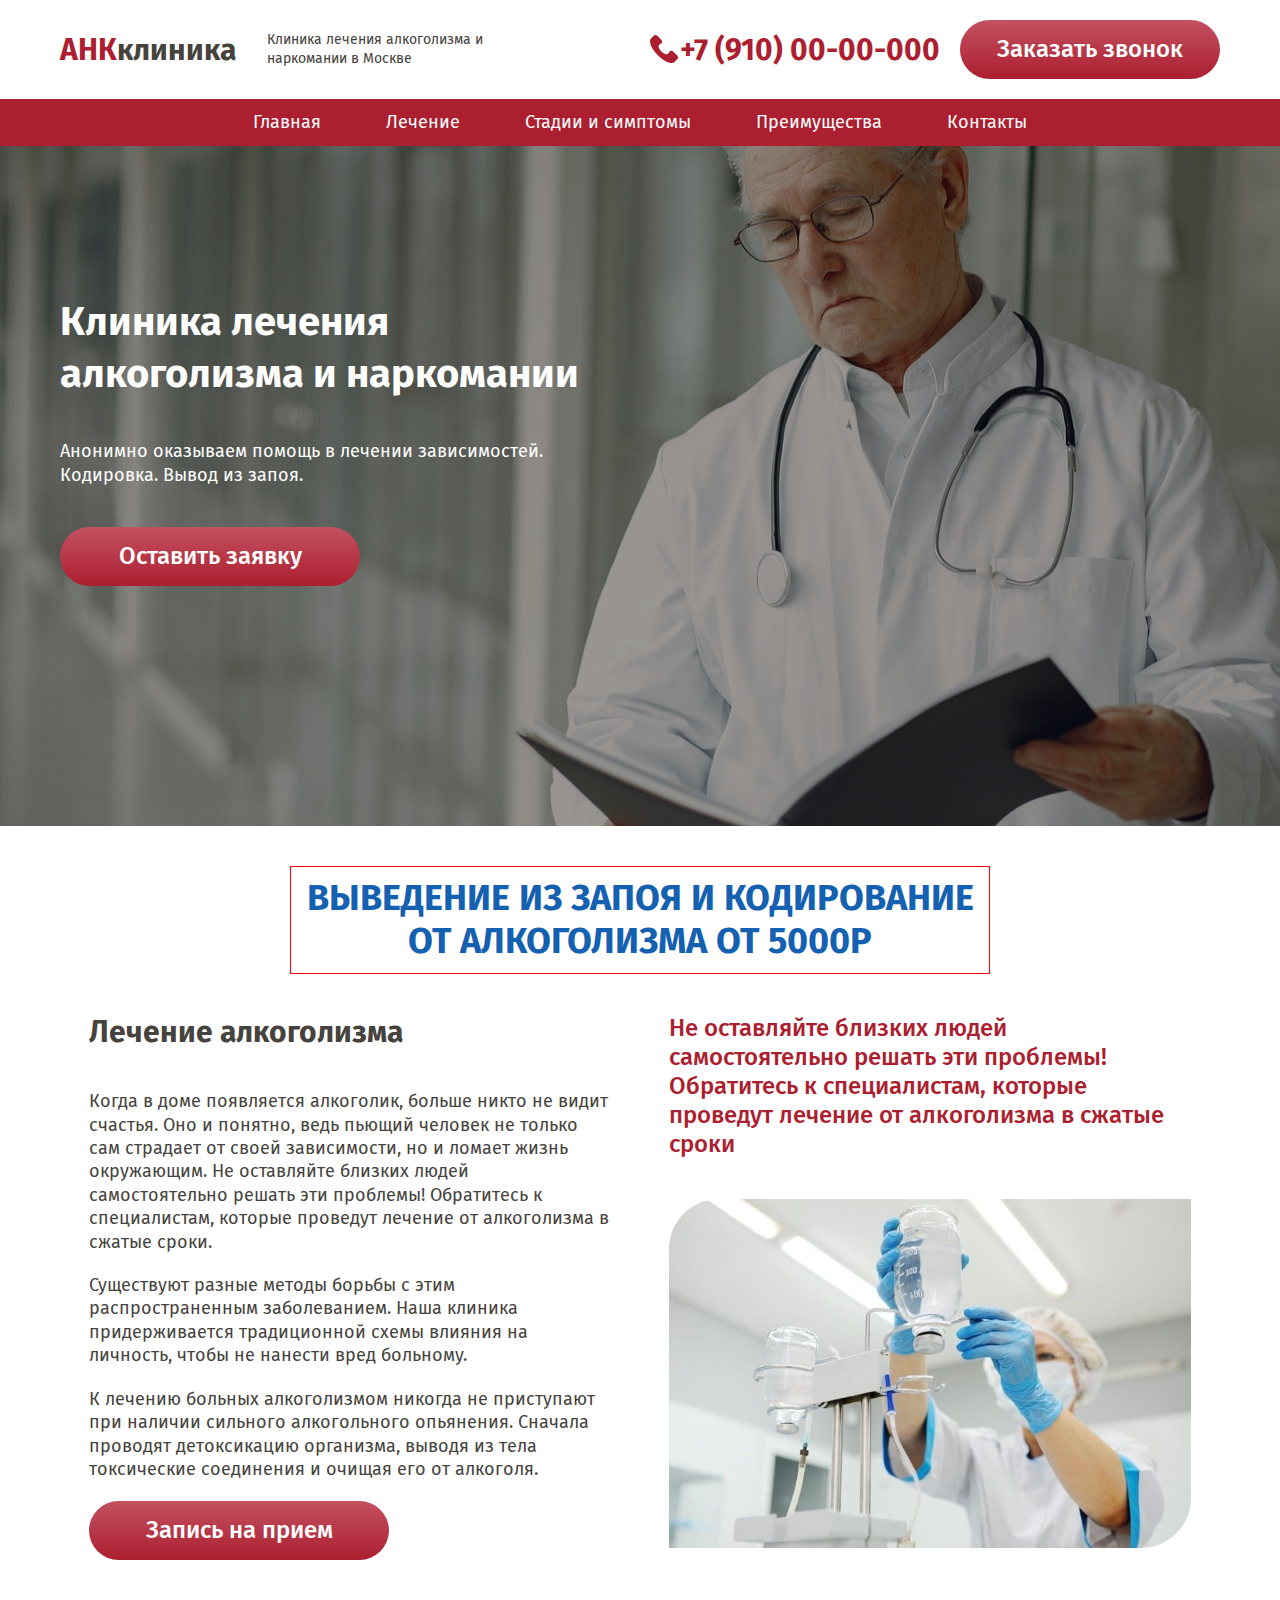
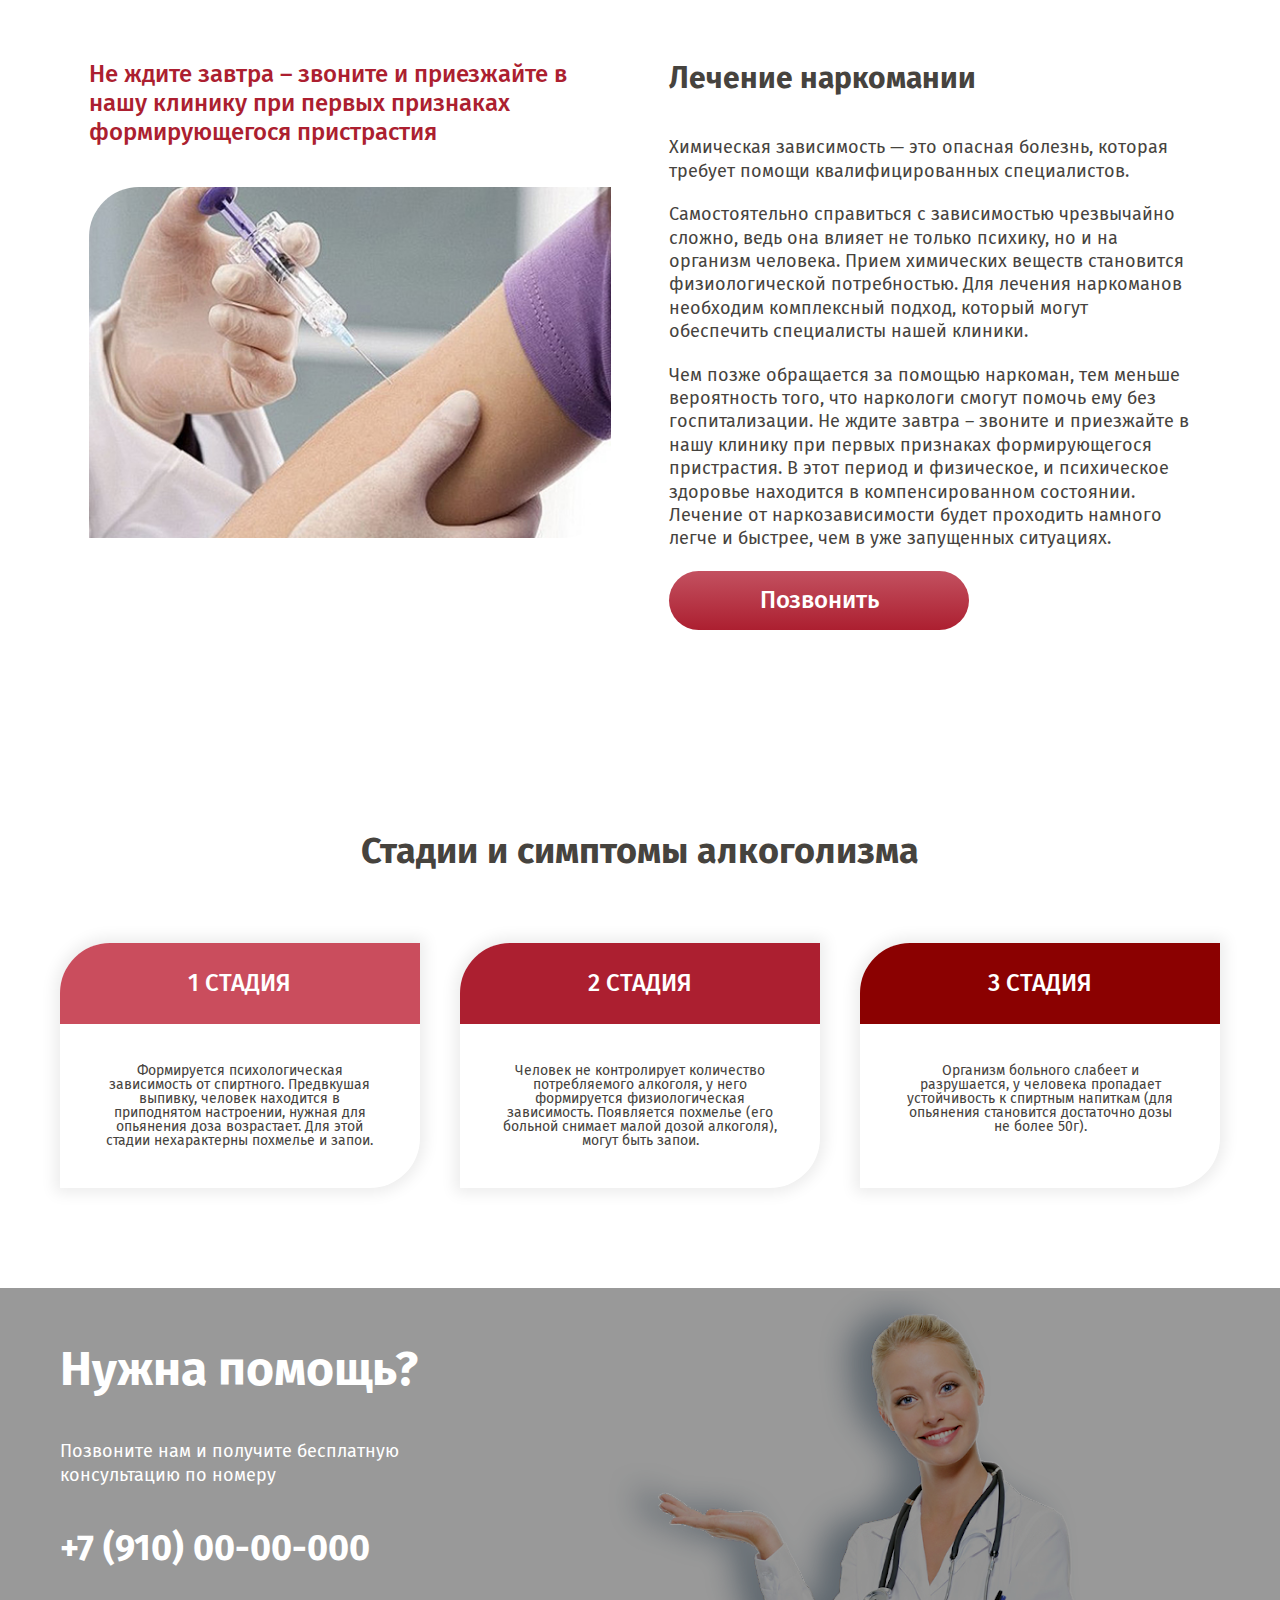
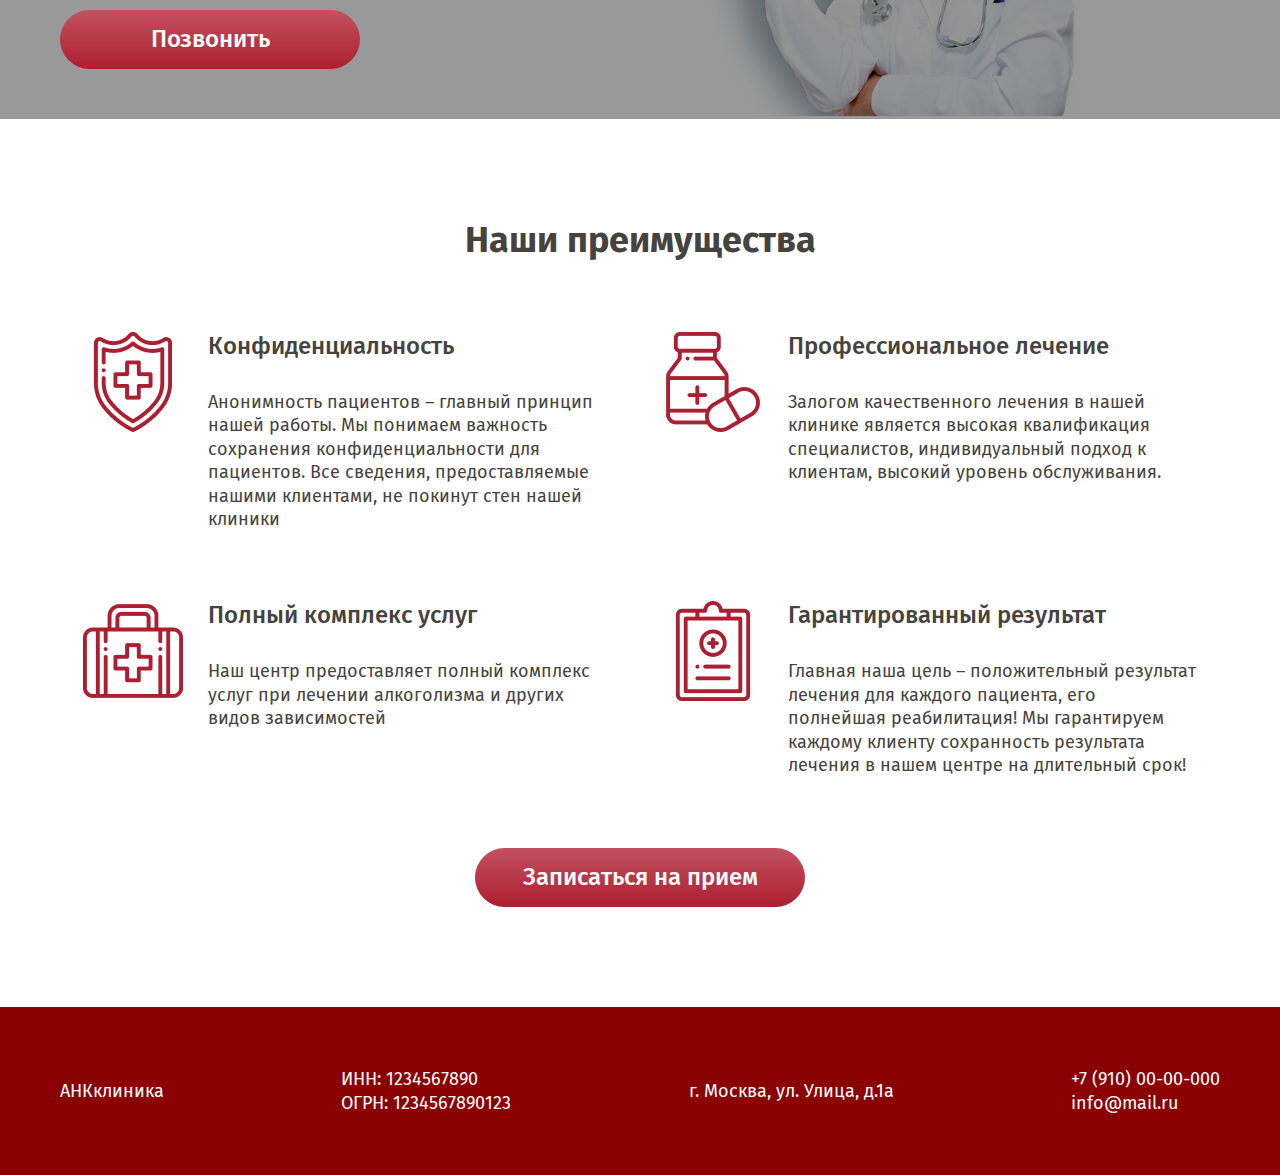
<file: ank8/index.html>
<!DOCTYPE html>
<html lang="ru">
	<head>
		<title>АлкоНаркоКлиника</title>
		<!-- Подключаем CSS -->
		<link rel="stylesheet" href="css/style.css" />
		<!-- Кодировка страницы -->
		<meta charset="UTF-8">
		<meta name="viewport" content="width=device-width">
		<!-- Шрифты -->
		<link href="https://fonts.googleapis.com/css2?family=Fira+Sans:wght@400;500;700&display=swap" rel="stylesheet">
		<!-- Иконки -->
		<!-- <script src="https://use.fontawesome.com/29d4078c75.js"></script> -->
	</head>

	<body>
		<header class="header" id="header">
			<div class="container">
				<div class="header__inner">					
					<div class="header__logo">
						<a href="#" class="logo__link"><span>АНК</span>клиника</a>
						<p class="logo__description">Клиника лечения алкоголизма и наркомании в Москве</p>
					</div>
					<div class="header__phone">
						<a href="tel:89000000000" class="header__tel">
							<img src="img/phone.svg" alt="">
							+7 (910) 00-00-000
						</a>						
					</div>
					<a href="tel:89000000000" class="button header__button">Заказать звонок</a>
				</div>
			</div>
		</header>

		<div class="menu">
			<ul class="menu__list">
				<li class="menu__link"><a href="#header">Главная</a></li>
				<li class="menu__link"><a href="#therapy">Лечение</a></li>
				<li class="menu__link"><a href="#reviews">Стадии и симптомы</a></li>
				<li class="menu__link"><a href="#footer">Преимущества</a></li>
				<li class="menu__link"><a href="#footer">Контакты</a></li>
			</ul>
		</div>

		<section class="main">
			<div class="main-dark">
				<div class="container">
					<div class="main__inner">
						<h1 class="main__title">Клиника лечения алкоголизма и наркомании</h1>
						<h2 class="main__description">Анонимно оказываем помощь в лечении зависимостей. Кодировка. Вывод из запоя.</h2>
						<a href="tel:89000000000" class="button main__button">Оставить заявку</a>
					</div>
				</div>
			</div>
		</section>

		<section class="therapy">
			<div class="container">
				<h2 class="therapy__title title">Выведение из запоя и кодирование от алкоголизма от 5000р</h2>
				<div class="therapy__inner">
					<div class="therapy__block">
						<h3 class="block__title">Лечение алкоголизма</h3>
						<p class="block__text">Когда в доме появляется алкоголик, больше никто не видит счастья. Оно и понятно, ведь пьющий человек не только сам страдает от своей зависимости, но и ломает жизнь окружающим. Не оставляйте близких людей самостоятельно решать эти проблемы! Обратитесь к специалистам, которые проведут лечение от алкоголизма в сжатые сроки.</p>
						<p class="block__text">Существуют разные методы борьбы с этим распространенным заболеванием. Наша клиника придерживается традиционной схемы влияния на личность, чтобы не нанести вред больному.</p>
						<p class="block__text">К лечению больных алкоголизмом никогда не приступают при наличии сильного алкогольного опьянения. Сначала проводят детоксикацию организма, выводя из тела токсические соединения и очищая его от алкоголя.</p>
						<a href="tel:89000000000" class="button therapy__button">Запись на прием</a>
					</div>
					<div class="therapy__block block-1">
						<p class="block__subtitle">Не оставляйте близких людей самостоятельно решать эти проблемы! Обратитесь к специалистам, которые проведут лечение от алкоголизма в сжатые сроки</p>
						<div class="block__img">
							<img src="img/therapy1.jpg" alt="">
						</div>
					</div>

					<div class="therapy__block">
						<p class="block__subtitle">Не ждите завтра – звоните и приезжайте в нашу клинику  при первых признаках формирующегося пристрастия</p>
						<div class="block__img">
							<img src="img/therapy2.jpg" alt="">
						</div>
					</div>
					<div class="therapy__block">
						<h3 class="block__title">Лечение наркомании</h3>
						<p class="block__text">Химическая зависимость — это опасная болезнь, которая требует помощи квалифицированных специалистов.</p>
						<p class="block__text">Самостоятельно справиться с зависимостью чрезвычайно сложно, ведь она влияет не только психику, но и на организм человека. Прием химических веществ становится физиологической потребностью. Для лечения наркоманов необходим комплексный подход, который могут обеспечить специалисты нашей клиники.</p>
						<p class="block__text">Чем позже обращается за помощью наркоман, тем меньше вероятность того, что наркологи смогут помочь ему без госпитализации. Не ждите завтра – звоните и приезжайте в нашу клинику  при первых признаках формирующегося пристрастия. В этот период и физическое, и психическое здоровье находится в компенсированном состоянии. Лечение от наркозависимости будет проходить намного легче и быстрее, чем в уже запущенных ситуациях.</p>
						<a href="tel:89000000000" class="button therapy__button">Позвонить</a>
					</div>
				</div>
			</div>
		</section>

		<div class="stages">
			<div class="container">
				<h2 class="stages__title title">Стадии и симптомы алкоголизма</h2>
				<div class="stages__inner">
					<div class="stage">
						<p class="stage__title stage__bg-1">1 стадия</p>
						<p class="stage__text">Формируется психологическая зависимость от спиртного. Предвкушая выпивку, человек находится в приподнятом настроении, нужная для опьянения доза возрастает. Для этой стадии нехарактерны похмелье и запои.</p>
					</div>
					<div class="stage">
						<p class="stage__title stage__bg-2">2 стадия</p>
						<p class="stage__text">Человек не контролирует количество потребляемого алкоголя, у него формируется физиологическая зависимость. Появляется похмелье (его больной снимает малой дозой алкоголя), могут быть запои.</p>
					</div>
					<div class="stage">
						<p class="stage__title stage__bg-3">3 стадия</p>
						<p class="stage__text">Организм больного слабеет и разрушается, у человека пропадает устойчивость к спиртным напиткам (для опьянения становится достаточно дозы не более 50г).</p>
					</div>
				</div>
			</div>
		</div>		

		<section class="entry">
			<div class="entry-dark">
				<div class="container">
					<div class="entry__inner">
						<h2 class="entry__title">
							Нужна помощь?
						</h2>
						<p class="entry__description">
							Позвоните нам и получите бесплатную консультацию по номеру
						</p>
						<a href="tel:89000000000" class="entry__phone">+7 (910) 00-00-000</a>
						<a href="tel:89000000000" class="button entry__button">Позвонить</a>
					</div>
				</div>
			</div>
		</section>

		<section class="advantages">
			<div class="container">
				<h2 class="advantages__title title">Наши преимущества</h2>
				<div class="advantages__inner">
					<div class="advantage">
						<div class="advantage__img">
							<img src="img/advantages1.png" alt="">
						</div>
						<div class="advantage__body">
							<p class="advantage__title">Конфиденциальность</p>
							<p class="advantage__text">Анонимность пациентов – главный принцип нашей работы. Мы понимаем важность сохранения конфиденциальности для пациентов. Все сведения, предоставляемые нашими клиентами, не покинут стен нашей клиники</p>
						</div>
					</div>
					<div class="advantage">
						<div class="advantage__img">
							<img src="img/advantages2.png" alt="">
						</div>
						<div class="advantage__body">
							<p class="advantage__title">Профессиональное лечение</p>
							<p class="advantage__text">Залогом качественного лечения в нашей клинике является высокая квалификация специалистов, индивидуальный подход к клиентам, высокий уровень обслуживания.</p>
						</div>
					</div>
					<div class="advantage">
						<div class="advantage__img">
							<img src="img/advantages3.png" alt="">
						</div>
						<div class="advantage__body">
							<p class="advantage__title">Полный комплекс услуг</p>
							<p class="advantage__text">Наш центр предоставляет полный комплекс услуг при лечении алкоголизма и других видов зависимостей</p>
						</div>
					</div>
					<div class="advantage">
						<div class="advantage__img">
							<img src="img/advantages4.png" alt="">
						</div>
						<div class="advantage__body">
							<p class="advantage__title">Гарантированный результат</p>
							<p class="advantage__text">Главная наша цель – положительный результат лечения для каждого пациента, его полнейшая реабилитация! Мы гарантируем каждому клиенту сохранность результата лечения в нашем центре на длительный срок!</p>
						</div>
					</div>
				</div>
				<a href="tel:89000000000" class="button advantages__button">Записаться на прием</a>
			</div>
		</section>

		

		<footer class="footer" id="footer">
				<div class="container">
					<div class="footer__inner">
						<p class="footer__logo">АНКклиника</p>
						<div class="footer__req">
							<p class="inn">ИНН: 1234567890</p>
							<p class="ogrn">ОГРН: 1234567890123</p>
						</div>
						<div class="footer__address">
							<p class="address">г. Москва, ул. Улица, д.1а</p>
						</div>
						<div class="footer__contacts">
							<a href="tel:89000000000" class="footer__tel">+7 (910) 00-00-000</a>
							<a href=" info@mail.ru" class="footer__mail"> info@mail.ru</a>
						</div>
					</div>
				</div>
		</footer>


					
					



	<!-- <script src="https://code.jquery.com/jquery-3.4.1.slim.js"></script>
	<script src="js/main.js"></script> -->
	</body>
</html>
</file>
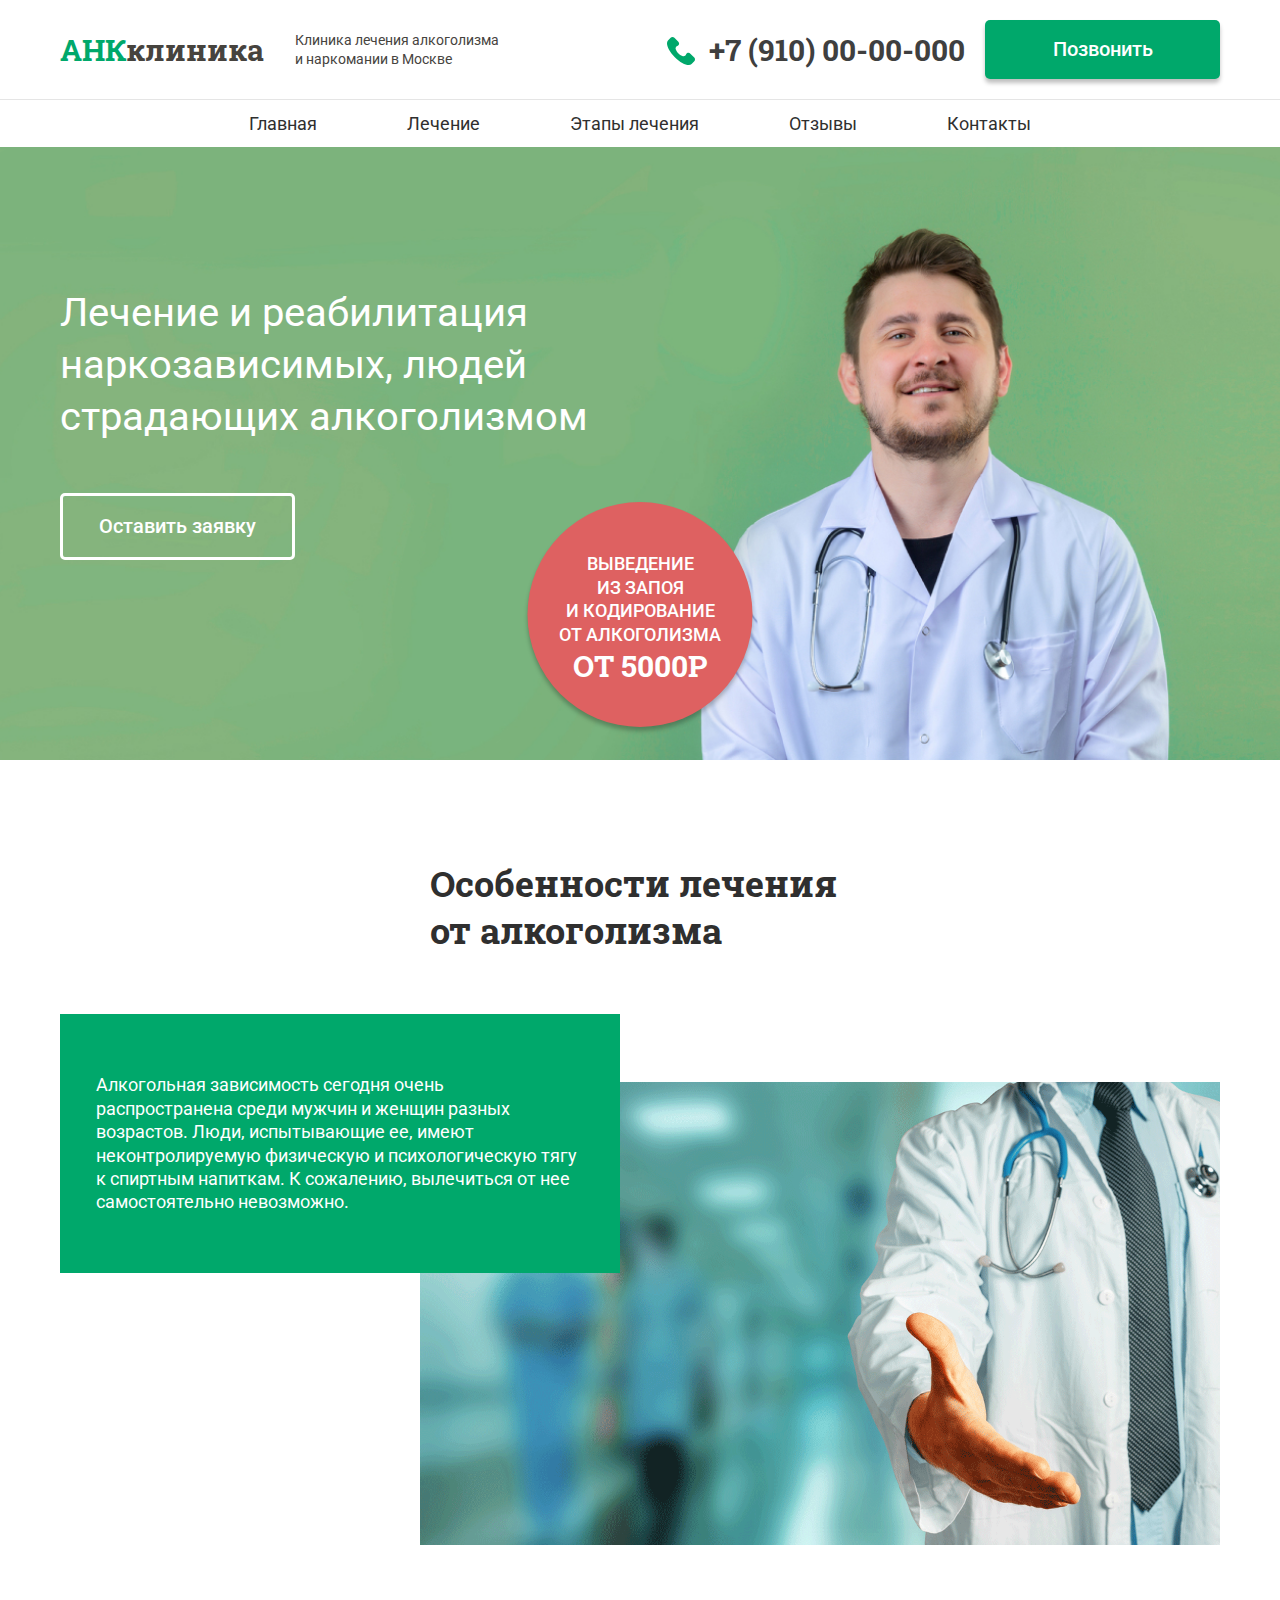
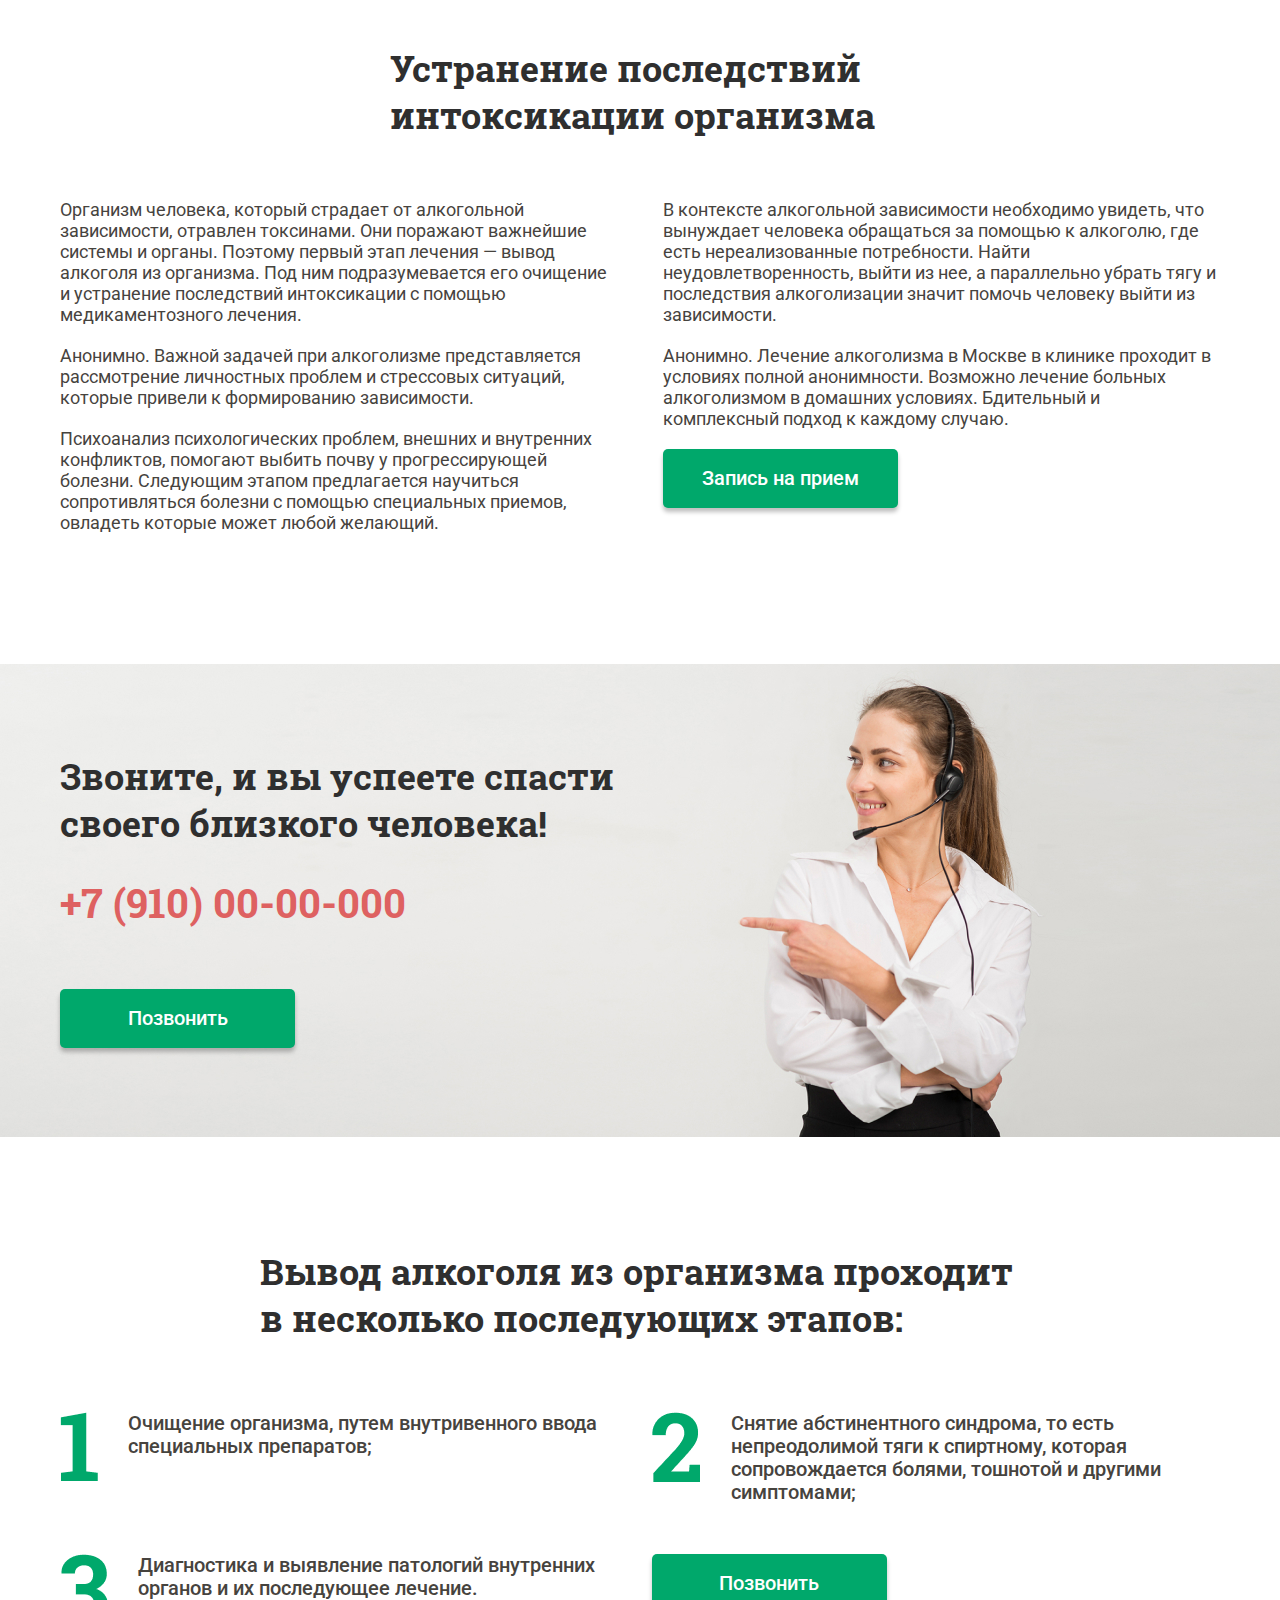
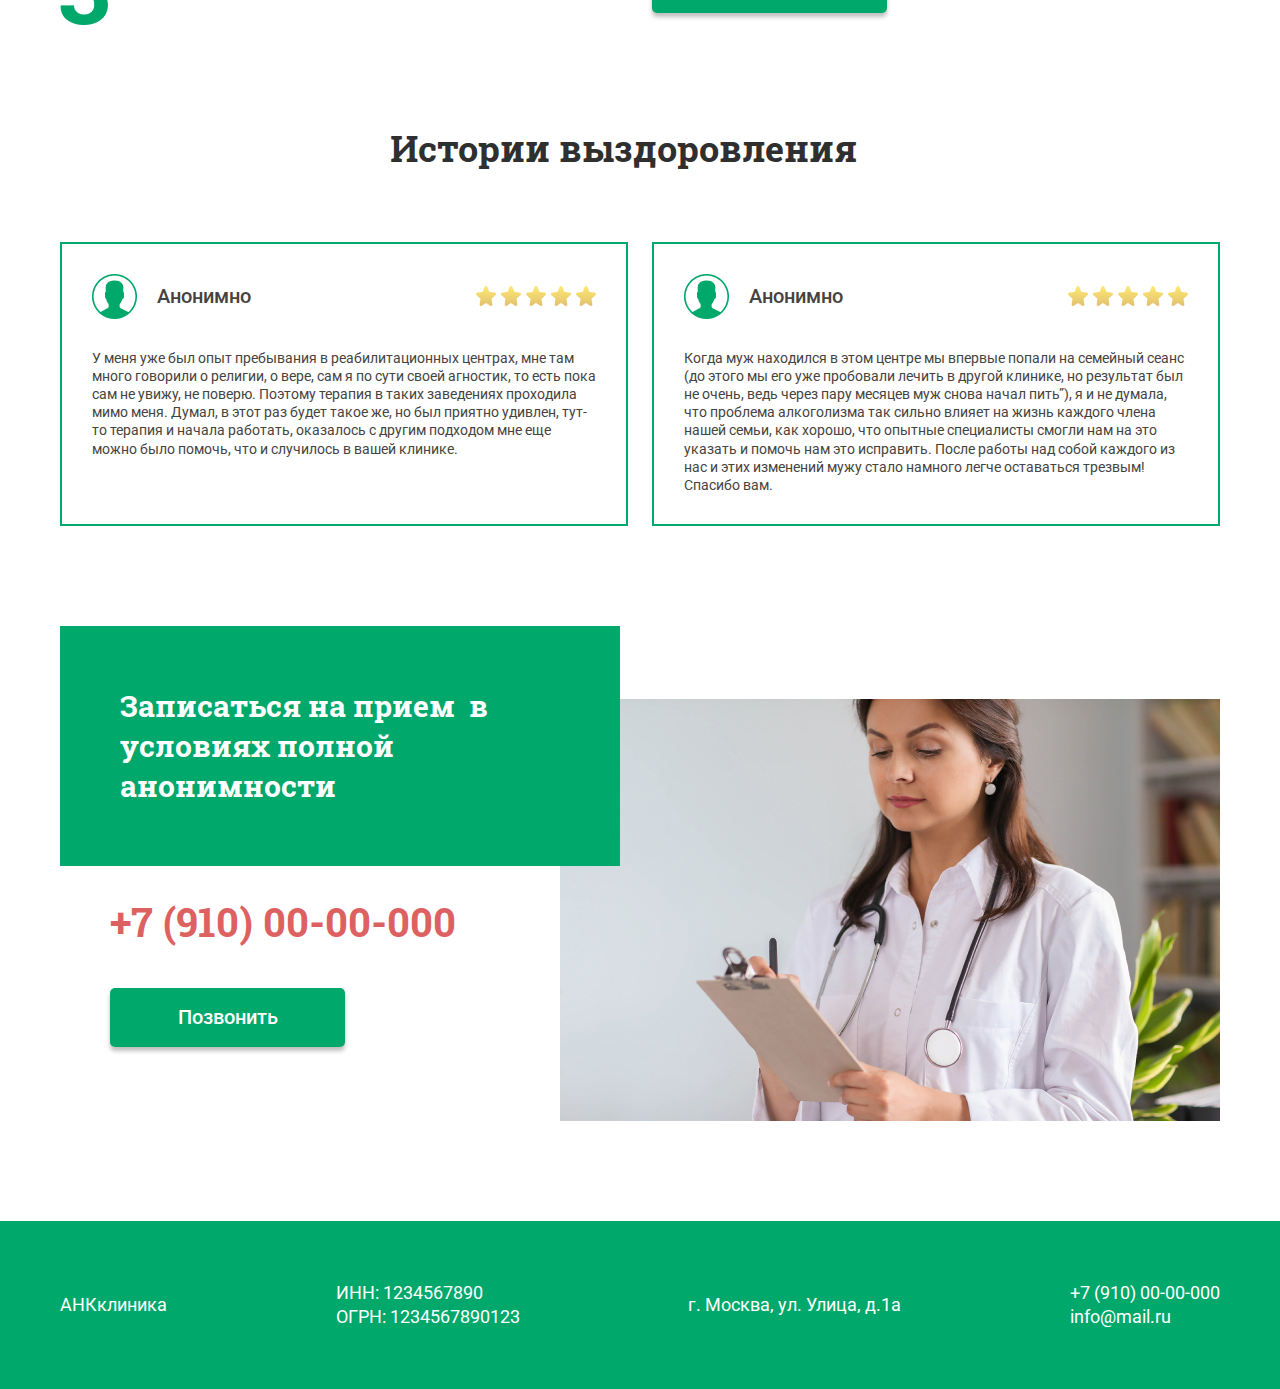
<file: ank9/index.html>
<!DOCTYPE html>
<html lang="ru">
	<head>
		<title>АлкоНаркоКлиника</title>
		<!-- Подключаем CSS -->
		<link rel="stylesheet" href="css/style.css" />
		<!-- Кодировка страницы -->
		<meta charset="UTF-8">
		<meta name="viewport" content="width=device-width">
		<!-- Шрифты -->
		<link href="https://fonts.googleapis.com/css2?family=Roboto+Slab:wght@700&family=Roboto:wght@400;500&display=swap" rel="stylesheet">
		<!-- Иконки -->
		<!-- <script src="https://use.fontawesome.com/29d4078c75.js"></script> -->
	</head>

	<body>
		<header class="header" id="header">
			<div class="container">
				<div class="header__inner">					
					<div class="header__logo">
						<a href="#" class="logo__link"><span>АНК</span>клиника</a>
						<p class="logo__description">Клиника лечения алкоголизма и наркомании в Москве</p>
					</div>
					<div class="header__phone">
						<a href="tel:89000000000" class="header__tel">
							<img src="img/phone.svg" alt="">
							+7 (910) 00-00-000
						</a>						
					</div>
					<a href="tel:89000000000" class="button header__button">Позвонить</a>
				</div>
			</div>
		</header>

		<div class="menu">
			<ul class="menu__list">
				<li class="menu__link"><a href="#header">Главная</a></li>
				<li class="menu__link"><a href="#therapy">Лечение</a></li>
				<li class="menu__link"><a href="#stages">Этапы лечения</a></li>
				<li class="menu__link"><a href="#reviews">Отзывы</a></li>
				<li class="menu__link"><a href="#footer">Контакты</a></li>
			</ul>
		</div>

		<section class="main">
			<div class="container">
				<div class="main__inner">
					<h1 class="main__title">Лечение и реабилитация наркозависимых, людей страдающих алкоголизмом</h1>
					<a href="tel:89000000000" class="main__button">Оставить заявку</a>
					<div class="main__banner">
						<h2 class="banner__text">
							<p>Выведение</p>
							<p>из запоя</p>
							<p>и кодирование</p>
							<p>от алкоголизма</p>
							<span>от 5000р</span>
						</h2>
					</div>
				</div>
			</div>
		</section>

		<section class="therapy" id="therapy">
			<div class="container">
				<h2 class="therapy__title title">Особенности лечения от алкоголизма</h2>
				<div class="therapy__inner">
					<p class="therapy__text">
						Алкогольная зависимость сегодня очень распространена среди мужчин и женщин разных возрастов. Люди, испытывающие ее, имеют неконтролируемую физическую и психологическую тягу к спиртным напиткам. К сожалению, вылечиться от нее самостоятельно невозможно.
					</p>
					<img src="img/therapy2.png" alt="" class="therapy__img">
				</div>
				<div class="therapy__inner-mob">
					<p class="therapy__text-mob">
						Алкогольная зависимость сегодня очень распространена среди мужчин и женщин разных возрастов. Люди, испытывающие ее, имеют неконтролируемую физическую и психологическую тягу к спиртным напиткам. К сожалению, вылечиться от нее самостоятельно невозможно.
					</p>
					<img src="img/therapy2-mob.png" alt="" class="therapy__img-mob">
				</div>
			</div>
		</section>

		<section class="rehab">
			<div class="container">
				<h2 class="rehab__title title">Устранение последствий интоксикации организма</h2>
				<div class="rehab__inner">
					<div class="rehab__part">
						<p class="rehab__text">Организм человека, который страдает от алкогольной зависимости, отравлен токсинами. Они поражают важнейшие системы и органы. Поэтому первый этап лечения — вывод алкоголя из организма. Под ним подразумевается его очищение и устранение последствий интоксикации с помощью медикаментозного лечения.</p>
						<p class="rehab__text">Анонимно. Важной задачей при алкоголизме представляется рассмотрение личностных проблем и стрессовых ситуаций, которые привели к формированию зависимости.</p>
						<p class="rehab__text">Психоанализ психологических проблем, внешних и внутренних конфликтов, помогают выбить почву у прогрессирующей болезни. Следующим этапом предлагается научиться сопротивляться болезни с помощью специальных приемов, овладеть которые может любой желающий.</p>
					</div>
					<div class="rehab__part">
						<p class="rehab__text">В контексте алкогольной зависимости необходимо увидеть, что вынуждает человека обращаться за помощью к алкоголю, где есть нереализованные потребности. Найти неудовлетворенность, выйти из нее, а параллельно убрать тягу и последствия алкоголизации значит помочь человеку выйти из зависимости.</p>
						<p class="rehab__text">Анонимно. Лечение алкоголизма в Москве в клинике проходит в условиях полной анонимности. Возможно лечение больных алкоголизмом в домашних условиях. Бдительный и комплексный подход к каждому случаю.</p>
						<a href="tel:89000000000" class="button rehab__button">Запись на прием</a>
					</div>
				</div>
			</div>
		</section>


		<section class="entry">
			<div class="container">
				<div class="entry__inner">
					<h2 class="entry__title title">
						Звоните, и вы успеете спасти своего близкого человека!
					</h2>
					<a href="tel:89000000000" class="entry__phone">+7 (910) 00-00-000</a>
					<a href="tel:89000000000" class="button entry__button">Позвонить</a>
				</div>
			</div>
		</section>

		<section class="stages" id="stages">
			<div class="container">
				<h2 class="stages__title title">Вывод алкоголя из организма проходит в несколько последующих этапов: </h2>
				<div class="stages__inner">
					<div class="stage">
						<img src="img/1.png" alt="" class="stage__img">
						<p class="stage__text">Очищение организма, путем внутривенного ввода специальных препаратов;</p>
					</div>
					<div class="stage">
						<img src="img/2.png" alt="" class="stage__img">
						<p class="stage__text">Снятие абстинентного синдрома, то есть непреодолимой тяги к спиртному, которая сопровождается болями, тошнотой и другими симптомами;</p>
					</div>
					<div class="stage">
						<img src="img/3.png" alt="" class="stage__img">
						<p class="stage__text">Диагностика и выявление патологий внутренних органов и их последующее лечение.</p>
					</div>
					<div class="stage">
						<a href="tel:89000000000" class="button stages__button">Позвонить</a>
					</div>
				</div>
			</div>
		</section>
		
		<section class="reviews" id="reviews">
			<div class="container">
				<h2 class="reviews__title title">Истории выздоровления</h2>
				<div class="reviews__inner">
					<div class="review">
						<div class="review__header">
							<img src="img/user1.png" alt="" class="review__img">
							<p class="review__name">Анонимно</p>
							<img src="img/stars.png" alt="" class="review__stars">
						</div>
						<p class="review__text">
							У меня уже был опыт пребывания в реабилитационных центрах, мне там много говорили о религии, о вере, сам я по сути своей агностик, то есть пока сам не увижу, не поверю. Поэтому терапия в таких заведениях проходила мимо меня. Думал, в этот раз будет такое же, но был приятно удивлен, тут-то терапия и начала работать, оказалось с другим подходом мне еще можно было помочь, что и случилось в вашей клинике.
						</p>
					</div>
					<div class="review">
						<div class="review__header">
							<img src="img/user1.png" alt="" class="review__img">
							<p class="review__name">Анонимно</p>
							<img src="img/stars.png" alt="" class="review__stars">
						</div>
						<p class="review__text">
							Когда муж находился в этом центре мы впервые попали на семейный сеанс (до этого мы его уже пробовали лечить в другой клинике, но результат был не очень, ведь через пару месяцев муж снова начал пить”), я и не думала, что проблема алкоголизма так сильно влияет на жизнь каждого члена нашей семьи, как хорошо, что опытные специалисты смогли нам на это указать и помочь нам это исправить. После работы над собой каждого из нас и этих изменений мужу стало намного легче оставаться трезвым! Спасибо вам.
						</p>
					</div>
				</div>
			</div>
		</section>

		<section class="prefooter">
			<div class="container">	
				<div class="prefooter__inner">			
					<div class="prefooter__body">
						<p class="prefooter__text">Записаться на прием  в условиях полной анонимности</p>
						<a href="tel:89000000000" class="prefooter__phone">+7 (910) 00-00-000</a>
						<a href="tel:89000000000" class="button prefooter__button">Позвонить</a>
					</div>
					<img src="img/prefooter.jpg" alt="" class="prefooter__img">
				</div>
				<div class="prefooter__inner-mob">
					<img src="img/prefooter-mob.jpg" alt="" class="prefooter__img-mob">			
					<div class="prefooter__body-mob">
						<p class="prefooter__text-mob">Записаться на прием  в условиях полной анонимности</p>
						<a href="tel:89000000000" class="prefooter__phone-mob">+7 (910) 00-00-000</a>
						<a href="tel:89000000000" class="button prefooter__button-mob">Позвонить</a>
					</div>					
				</div>
			</div>
		</section>

		<footer class="footer" id="footer">
				<div class="container">
					<div class="footer__inner">
						<p class="footer__logo">АНКклиника</p>
						<div class="footer__req">
							<p class="inn">ИНН: 1234567890</p>
							<p class="ogrn">ОГРН: 1234567890123</p>
						</div>
						<div class="footer__address">
							<p class="address">г. Москва, ул. Улица, д.1а</p>
						</div>
						<div class="footer__contacts">
							<a href="tel:89000000000" class="footer__tel">+7 (910) 00-00-000</a>
							<a href=" info@mail.ru" class="footer__mail"> info@mail.ru</a>
						</div>
					</div>
				</div>
		</footer>


					
					



	<!-- <script src="https://code.jquery.com/jquery-3.4.1.slim.js"></script>
	<script src="js/main.js"></script> -->
	</body>
</html>
</file>
<file: ank10/css/style.css>
/*Обнуление*/
*{padding: 0;margin: 0;border: 0;}
*,*:before,*:after{-moz-box-sizing: border-box;-webkit-box-sizing: border-box;box-sizing: border-box;}
:focus,:active{outline: none;}
a:focus,a:active{outline: none;}
nav,footer,header,aside{display: block;}
html,body{height:100%;width:100%;font-size:100%;line-height:1;font-size:14px;-ms-text-size-adjust:100%;-moz-text-size-adjust:100%;-webkit-text-size-adjust:100%;}
input,button,textarea{font-family:inherit;}
input::-ms-clear{display: none;}
button{cursor: pointer;}
button::-moz-focus-inner{padding:0;border:0;}
a,a:visited{text-decoration: none;}
a:hover{text-decoration: none;}
ul li{list-style: none;}
img{vertical-align: top;}
h1,h2,h3,h4,h5,h6{font-size:inherit;font-weight: inherit;}
/*--------------------*/

html,body{
	height: 100%;
	font-family: 'Montserrat', sans-serif;
	scroll-behavior: smooth;
	font-style: normal;
	font-weight: normal;
	color: #222;
}

/*Базовые*/
.wrapper{}
.container{
	max-width: 1180px;
	margin: 0 auto;
	padding: 0 10px;
}
a{
	color: #222;
}
.button {
	font-weight: 600;
	font-size: 20px;
	line-height: 24px;
	color: #000000;
	padding: 23px 0;
	background: #FFBC10;
	border-radius: 38px;
	text-align: center;
	width: 300px;
	display: block;
}
.title {
	position: relative;
	max-width: 560px;
	margin: auto;
	margin-top: 80px;
	font-weight: bold;
	font-size: 30px;
	line-height: 130%;
	text-transform: uppercase;
	color: #000000;
	text-align: center;
}
.title:after{
	content: '';
	position: absolute;
	bottom: -25px;
	left: 50%;
	transform: translate(-50%, 0);
	width: 100px;
	height: 5px;
	background: #63BDE3;
}


/*Основные*/

@media (max-width: 1199.98px){
	.container {
		max-width: 1140px;
	}
}

@media (max-width: 991.98px) {
	.container {
		max-width: 960px;
	}
}

@media (max-width: 767.98px){
	.container {
		max-width: 750px;	
	}
	.title{
		margin-top: 50px;
		font-size: 26px;
	}
}

@media (max-width: 575.98px){
	.container {
		max-width: 540px;
		margin: auto;
		padding: 0 10px;
	}
	.button{
		width: 250px;
	}
	.title{
		font-size: 18px;
	}
}


/*HEADER*/
.header{	
	padding: 15px 0;
	border-bottom: 1px solid #E8E8E8;
}
.header__inner{
	display: flex;
	justify-content: space-between;
	align-items: center;
}
.header__logo {
	display: flex;
	justify-content: space-between;
	align-items: center;
}
.logo__link{
	font-weight: bold;
	font-size: 24px;
	line-height: 144.69%;
	margin-right: 31px;
}
.logo__link span{
	color:#63BDE3;
}
.logo__description {
	max-width: 230px;
	font-size: 14px;
	line-height: 150%;
}
.header__phone {
	margin-left: auto;
	margin-right: 50px;
	display: flex;
	flex-direction: column;
}
.header__tel {
	font-weight: bold;
	font-size: 24px;
	line-height: 136.19%;
}
.header__phone__description{
	font-weight: normal;
	font-size: 14px;
	line-height: 150%;
}
.header__button {}

@media (max-width: 1199.98px){
	.header__tel {
		font-size: 18px;
	}
}

@media (max-width: 991.98px) {
	.header__button {
		display: none;
	}
}

@media (max-width: 767.98px){
	.header__inner{
		padding: 0 20px;;
	}
	.logo__description{
		display: none;
	}
	.menu__link {
		margin-right: 40px;
	}
	.header__phone{
		margin: 0;
	}
}

@media (max-width: 575.98px){
	.header__inner{
		flex-direction: column;
	}
	.header__phone{
		margin: auto;
	}
	.logo__link{
		margin: 0;
	}
	.header__tel img{
		display: none;
	}
	.header__phone__description{
		display: none;
	}
}

/*MENU*/

.menu {}
.menu__list {
	display: flex;
	justify-content: center;
	align-items: center;
	padding: 12px 0;
}
.menu__link {
	margin-right: 65px;
}
.menu__link:last-child{
	margin-right: 0;
}
.menu__link a{
	font-weight: 600;
	font-size: 18px;
	line-height: 144.69%;
	text-transform: uppercase;

}

@media (max-width: 1199.98px){
	
}

@media (max-width: 991.98px) {
	.menu__link {
		margin-right: 40px;
	}
}

@media (max-width: 767.98px){
	.menu__link {
		margin-right: 15px;
	}
	.menu__link a{
		font-size: 14px;
	}
}

@media (max-width: 575.98px){
	.menu{
		display: none;
	}
}

/*MAIN*/
.main {
	background: url(../img/main-bg.jpg) center center no-repeat;
	background-size: cover;	
}
.main-bg{
	background: rgba(36, 152, 201, 0.65);	
	padding: 110px 0;
}
.container {}
.main__inner {
	display: flex;
	justify-content: space-between;
}
.main__body{}
.main__title {
	max-width: 580px;
	font-weight: bold;
	font-size: 40px;
	line-height: 49px;
	text-transform: uppercase;
	color: #FFFFFF;
	margin-bottom: 40px;
}
.main__description {
	font-size: 24px;
	line-height: 130%;
	color: #FFFFFF;
}
.main__banner {
	width: 360px;
	padding: 47px 10px;
	background: #FFFFFF;
	box-shadow: 0px 0px 20px rgba(136, 160, 170, 0.4);
	border-radius: 5px;
	text-align: center;
}
.banner__text {
	font-weight: 500;
	font-size: 24px;
	line-height: 29px;
	margin-bottom: 20px;
}
.main__banner span{
	font-weight: bold;
	font-size: 30px;
	line-height: 130%;
	text-transform: uppercase;
	color: #000000;
	margin-bottom: 30px;
	display: block;
}
.main__button {
	margin: auto;
}


@media (max-width: 1199.98px){
	
}

@media (max-width: 991.98px) {
	
}

@media (max-width: 767.98px){
	.main__inner{
		flex-direction: column;
		text-align: center;
	}
	.main__title {
		font-size: 34px;
	}
	.main__body{
		margin-bottom: 20px;
	}
	.main__banner{
		margin: auto;
	}
}

@media (max-width: 575.98px){
	.main-bg {
	    padding: 80px 0;
	}
	.main__banner{
		width: 95%;
	}
	.main__title {
	    font-size: 20px;	    
    	line-height: 30px;
	}
	.main__description {
	    font-size: 20px;
	}
}



/*THERAPY*/

.therapy {}
.therapy__title {	
	margin-bottom: 100px;
}
.therapy__inner {
	display: flex;
	justify-content: space-between;
}
.therapy__texts {
	width: 58%;
}
.therapy__text {
	font-size: 18px;
	line-height: 130%;
	margin-bottom: 30px;
}
.button {}
.therapy__button {}
.therapy__img {
	width: 41%;
}
.therapy__img img{
	width: 100%;
}
.therapy_bottom{
	margin: 80px 0;
	padding: 25px 40px;
	font-size: 24px;
	line-height: 130%;
	background: #ECF7FC;
	border-left: 5px solid #52C4F4;
}

@media (max-width: 1199.98px){
	
}

@media (max-width: 991.98px) {
	.therapy__inner{
		flex-direction: column;
	}
	.therapy__texts {
	    width: 95%;
	    margin: auto;
	}
	.therapy__img {
		width: 70%;
	    margin: auto;
		order: -1;
		margin-bottom: 20px;
	}
	.therapy__title {
	    margin-bottom: 60px;
	}
	.therapy__button{
		margin: auto;
	}
}

@media (max-width: 767.98px){
	
}

@media (max-width: 575.98px){
	.therapy_bottom {
	    padding: 25px 10px;
	    font-size: 14px;
	}
}


/*ENTRY*/
.entry {
	padding: 58px 0;
	background: #63BDE3;
	display: flex;
	flex-direction: column;
	color: #fff;
	text-align: center;
}
.entry__title {
	font-weight: bold;
	font-size: 30px;
	line-height: 130%;
	margin-bottom: 20px;
}
.entry__subtitle {
	padding-bottom: 20px;
	font-size: 24px;
	line-height: 130%;
	border-bottom: 1px solid #FFFFFF;
	margin-bottom: 20px;
}
.entry__phone {
	display: flex;
	text-align: center;
	align-items: center;
	justify-content: center;
	margin-bottom: 40px;
}
.entry__tel {
	font-weight: bold;
	font-size: 30px;
	line-height: 130%;
	margin-right: 17px;
	color: #fff;
}
.entry__text {
	font-size: 18px;
	line-height: 130%;
}
.entry__button {
	color: #222222;
	background: #FFFFFF;
	margin: auto;
}

@media (max-width: 1199.98px){
	
}

@media (max-width: 991.98px) {
	
}

@media (max-width: 767.98px){
	.entry__title,.entry__subtitle {
		font-size: 20px;
	}
	.entry__tel {
		font-size: 24px;
	}
	.entry__text {
		font-size: 12px;
	}
}

@media (max-width: 575.98px){
	.entry__title, .entry__subtitle {
	    font-size: 16px;
	}
	.entry__phone{
		flex-direction: column;
	}
}

/*ADVANTAGES*/

.advantages {
	margin-bottom: 80px;
}
.advantages__title {
	margin-bottom: 120px;
}
.advantages__inner {
	display: flex;
	justify-content: space-between;
	text-align: center;
}
.advantage {
	width: 28%;
}
.advantage__img {
	margin-bottom: 40px;
}
.advantage__text {
	font-size: 18px;
	line-height: 130%;
}

@media (max-width: 1199.98px){
	
}

@media (max-width: 991.98px) {
	.advantages__title {
	    margin-bottom: 70px;
	}
}

@media (max-width: 767.98px){
	
}

@media (max-width: 575.98px){
	.advantages__inner{
		flex-direction: column;
	}
	.advantage {
		width: 80%;
		margin: auto;
		margin-bottom: 30px;
	}
	.advantage__img {
		margin-bottom: 20px;
	}
}
/*REVIEWS*/

.reviews {
	padding: 40px 0 60px;
	background: #ECF7FC;
}
.reviews__title {
	margin-top: 0;
	margin-bottom: 80px;
}
.review {
	padding: 40px 60px 65px;
	background: #FFFFFF;
	box-shadow: 0px 0px 20px rgba(189, 218, 230, 0.4);
	border-radius: 5px;
	margin-bottom: 20px;
}
.review__header {
	display: flex;
	justify-content: space-between;
	align-items: start;
	margin-bottom: 20px;
}
.review__name {
	font-weight: 500;
	font-size: 18px;
	line-height: 130%;
}
.review__stars {}
.review__text {
	font-size: 14px;
	line-height: 130%;
}


@media (max-width: 1199.98px){
	
}

@media (max-width: 991.98px) {
	
}

@media (max-width: 767.98px){
	
}

@media (max-width: 575.98px){
	.review {
	    padding: 40px 15px 65px;
	}
	.review__header{
		flex-direction: column;
	}
	.review__name{
		margin-bottom: 10px;
	}
	.review__text {
	    font-size: 14px;
	    line-height: 100%;
	}
}

/*PREFOOTER*/

.prefooter {
	padding-bottom: 80px;
}
.prefooter__title {
	margin-bottom: 80px;
}
.prefooter__inner {
	text-align: center;
}
.prefooter__text {
	max-width: 700px;
	font-size: 18px;
	line-height: 130%;
	margin: auto;
	margin-bottom: 40px;
}
.prefooter__button {
	margin: auto;
}


@media (max-width: 1199.98px){
	
}

@media (max-width: 991.98px) {
	
}

@media (max-width: 767.98px){
	
}

@media (max-width: 575.98px){
	
}

/*FOOTER*/

.footer {
	background: #63BDE3;
	padding: 60px 0;
	color: #fff;
}
.footer__inner {
	font-size: 18px;
	line-height: 24px;
	display: -webkit-flex;
	display: -moz-flex;
	display: -ms-flex;
	display: -o-flex;
	display: flex;
	justify-content: space-between;
	-ms-align-items: center;
	align-items: center;
}
.footer__logo{}
.footer__req {}
.inn {}
.ogrn {}
.footer__address {}
.address {}
.footer__contacts {
	display: -webkit-flex;
	display: -moz-flex;
	display: -ms-flex;
	display: -o-flex;
	display: flex;
	flex-direction: column;
}
.footer__tel {
	color: #fff;
}
.footer__mail {
	color: #fff;
}

@media (max-width: 1199.98px){
	.footer__inner{
		justify-content: space-around;
	}
}

@media (max-width: 991.98px) {
	.footer{
		padding: 20px 0;
	}
	.footer__logo {
		margin-bottom: 10px;
	}
	.footer__inner{
		-webkit-flex-direction: column;
		-moz-flex-direction: column;
		-ms-flex-direction: column;
		-o-flex-direction: column;
		flex-direction: column;
		-ms-align-items: center;
		align-items: center;
		text-align: center;
	}
	.footer__address{
		padding: 10px;
	}	
}

@media (max-width: 767.98px){

}

@media (max-width: 575.98px){
	
}
</file>
<file: ank11/css/style.css>
/*Обнуление*/
*{padding: 0;margin: 0;border: 0;}
*,*:before,*:after{-moz-box-sizing: border-box;-webkit-box-sizing: border-box;box-sizing: border-box;}
:focus,:active{outline: none;}
a:focus,a:active{outline: none;}
nav,footer,header,aside{display: block;}
html,body{height:100%;width:100%;font-size:100%;line-height:1;font-size:14px;-ms-text-size-adjust:100%;-moz-text-size-adjust:100%;-webkit-text-size-adjust:100%;}
input,button,textarea{font-family:inherit;}
input::-ms-clear{display: none;}
button{cursor: pointer;}
button::-moz-focus-inner{padding:0;border:0;}
a,a:visited{text-decoration: none;}
a:hover{text-decoration: none;}
ul li{list-style: none;}
img{vertical-align: top;}
h1,h2,h3,h4,h5,h6{font-size:inherit;font-weight: inherit;}
/*--------------------*/

html,body{
	height: 100%;
	font-family: 'Roboto', sans-serif;
	scroll-behavior: smooth;
	font-style: normal;
	font-weight: normal;
	color: #353842;
	overflow-x: hidden;
}

/*Базовые*/
.wrapper{}
.container{
	max-width: 1180px;
	margin: 0 auto;
	padding: 0 10px;
}
a{
	color: #353842;
}
.button {
	font-weight: bold;
	font-size: 24px;
	line-height: 28px;
	color: #ffffff;
	padding: 21px 0;
	background: #E84D64;
	border-radius: 38px;
	text-align: center;
	width: 300px;
	display: block;
	transition: all 0.3s ease;
}
.button:hover {
	background: #F47C8E;
}
.title {
	font-weight: bold;
	font-size: 36px;
	line-height: 130%;
	text-transform: uppercase;
	color: #0050A9;
}


/*Основные*/

@media (max-width: 1199.98px){
	.container {
		max-width: 1140px;
	}
}

@media (max-width: 991.98px) {
	.container {
		max-width: 960px;
	}
}

@media (max-width: 767.98px){
	.container {
		max-width: 750px;	
	}
	.title{
		font-size: 26px;
	}
}

@media (max-width: 575.98px){
	.container {
		max-width: 540px;
		margin: auto;
		padding: 0 10px;
	}
	.button{
		width: 250px;
	}
	.title{
		font-size: 22px;
	}
}


/*HEADER*/
.header{
	padding: 15px 0;
	color: #ffffff;
}
.header a{
	color: #ffffff;
}
.header__inner{
	display: flex;
	justify-content: space-between;
	align-items: center;
}
.header__logo {
	display: flex;
	justify-content: space-between;
	align-items: center;
}
.logo__link{
	font-size: 24px;
	line-height: 28px;
	margin-right: 31px;
}
.logo__link span{
	font-weight: bold;
}
.logo__img{
	margin-right: 10px;
}
.logo__description {
	max-width: 230px;
	font-size: 14px;
	line-height: 150%;
}
.header__phone {
	margin-left: auto;
	margin-right: 50px;
	display: flex;
	flex-direction: column;
}
.header__tel {
	position: relative;
	font-weight: bold;
	font-size: 24px;
	line-height: 136.19%;
}
.header__tel-img{
	position: absolute;
	padding: 6px;
	top: 50%;
	left: -35px;
	transform: translate(0, -50%);
	border-radius: 50%;
	background: #E84D64;
	transition: all 0.3s ease;
}
.header__tel:hover .header__tel-img{
	background: #F47C8E;
}
.header__button {
	font-weight: bold;
	font-size: 18px;
	line-height: 21px;
	color: #ffffff;
	padding: 15px 0;
	border: 2px solid #FFFFFF;
	border-radius: 38px;
	text-align: center;
	width: 240px;
	display: block;
	transition: all 0.3s ease;
}
.header__button:hover{
	background: #7cc6fd;
}

@media (max-width: 1199.98px){
	.header__tel {
		font-size: 18px;
	}
}

@media (max-width: 991.98px) {
	.header__button {
		display: none;
	}
}

@media (max-width: 767.98px){
	.header__inner{
		padding: 0 20px;;
	}
	.logo__description{
		display: none;
	}
	.menu__link {
		margin-right: 40px;
	}
	.header__phone{
		margin: 0;
	}
}

@media (max-width: 575.98px){
	.header__inner{
		flex-direction: column;
	}
	.header__phone{
		margin: auto;
	}
	.logo__link{
		margin: 0;
	}
	.header__tel img{
		display: none;
	}
}

/*MAIN*/
.main {
	margin-top: -85px;
	margin-bottom: -150px;
	background: linear-gradient(265.13deg, #3BB4ED 27.02%, #1B77DC 77.53%), #4E72D0;
	padding-top: 130px;
}
.main__inner {
	display: flex;
	justify-content: space-between;
}
.main__body{
	padding-top: 80px;
}
.main__title {
	max-width: 600px;
	font-weight: bold;
	font-size: 56px;
	line-height: 66px;
	color: #FFFFFF;
	margin-bottom: 50px;
}
.main__description {
	max-width: 500px;
	font-size: 24px;
	line-height: 130%;
	color: #FFFFFF;
	margin-bottom: 50px;
}
.main__button {
	margin-bottom: 60px;
}
.main__banner{
	padding: 77px 60px;
	width: 560px;
	background: #FFFFFF;
	box-shadow: 0px 0px 30px rgba(85, 140, 201, 0.2);
	border-radius: 10px;
	display: flex;
	justify-content: space-between;
	align-items: center;
}
.banner__text {
	font-weight: bold;
	font-size: 36px;
	line-height: 130%;
	color: #0050A9;
	max-width: 300px;
}
.banner__img {
	position: relative;
	width: 100px;
	height: 100px;
	background: linear-gradient(0deg, #FFC8D1 0%, #FFF6F7 100%);
	border-radius: 50%;
}
.banner__img img{
	position: absolute;
	top: 50%;
	left: 50%;
	transform: translate(-50%, -50%);
}
.main__images {
	width: 48%;
}
.main__img {
	filter: drop-shadow(0px 0px 30px rgba(85, 140, 201, 0.2));
}



@media (max-width: 1199.98px){
	.main__images {
		width: 35%;
	}
	.main__title,.main__description{
		max-width: 100%;
	}
}

@media (max-width: 991.98px) {
	.main__inner{
		background-image: url(../img/main-bg.png);
		background-repeat: no-repeat;
	    background-position: bottom 180px right 0;
    	background-size: 50%;
	}
	.main__description {
	    max-width: 480px;
	}
	.main__images{
		display: none;
	}
}

@media (max-width: 767.98px){
	.main {
	    padding-top: 75px;
	    margin-bottom: -90px;
	}
	.main__inner {
	    background-position: bottom 88px right 0;
	}
	.main__title {
	    font-size: 43px;
	    line-height: 50px;
	    margin-bottom: 30px;
	}
	.main__banner {
	    padding: 25px;
	    width: 425px;
	}
	.banner__text {
	    font-size: 30px;
	}
	.banner__img {
	    width: 75px;
	    height: 75px;
	}
	.banner__img img{
	    width: 40%;
	}
}

@media (max-width: 575.98px){
	.main{
		margin-bottom: -75px;
	}
	.main__inner {
	    background-position: bottom 38px right 0;
	    background-size: 83%;
	}
	.main__body {
	    padding-top: 20px;
	}
	.main__title {
	    font-size: 28px;
	    line-height: 40px;
	    text-align: center;
	}
	.main__description {
	    max-width: 100%;
	    font-size: 18px;
	    line-height: 30px;
	    margin-bottom: 30px;
	}
	.main__button{
		margin: auto;
		margin-bottom: 50px;
	}
	.main__banner {
	    padding: 30px 20px;
	    width: 300px;
	}
	.banner__text {
	    font-size: 20px;
	    max-width: 200px;
	}
	.banner__img {
	    width: 50px;
	    height: 50px;
	}
	.banner__img img {
	    width: 45%;
	}
}

/*ABOUT*/
.about {
	background: #ffffff;
	padding-top: 250px;
	margin-bottom: 100px;
}
.about__inner {
	display: flex;
	justify-content: space-between;
	align-items: start;
}
.about__body {
	flex-basis: 50%;
}
.about__title {
	margin-bottom: 50px;
}
.about__texts{	
	max-width: 500px;
	margin-bottom: 50px;
}
.about__text {
	font-size: 18px;
	line-height: 130%;
}
.about__text:not(:last-child) {
	margin-bottom: 20px;
}
.about__button {}
.about__images {
	flex-basis: 50%;
	filter: drop-shadow(0px 0px 30px rgba(85, 140, 201, 0.2));
	border-radius: 10px;
	overflow: hidden;
}
.about__img {
	width: 100%;
}


@media (max-width: 1199.98px){
	.about__inner {
	    align-items: center;
	}
	.about__body,.about__images{
		width: 90%;
	}
	.about__title{
		text-align: center;
	}
	.about__texts{
		max-width: 100%;
	}
	.about__button{
		margin: auto;
		margin-bottom: 30px;
	}
}

@media (max-width: 991.98px) {
	.about__inner{
		flex-direction: column;
	}
	.about__body,.about__images{
		width: 90%;
	}
	.about__title{
		text-align: center;
	}
	.about__texts{
		max-width: 100%;
	}
	.about__button{
		margin: auto;
		margin-bottom: 30px;
	}
}

@media (max-width: 767.98px){
	.about {
	    padding-top: 140px;
	    margin-bottom: 50px;
	}
}

@media (max-width: 575.98px){
	.about {
		padding-top: 100px;
	}
	.about__title {
	    margin-bottom: 30px;
	}
}


/*STAGES*/
.stages {
	margin-bottom: 183px;
}
.stages__title {
	text-align: center;
	margin-bottom: 50px;
}
.stages__subtitle {
	font-size: 18px;
	line-height: 130%;
	max-width: 720px;
	margin: auto;
	margin-bottom: 50px;
}
.stages__inner {
	display: flex;
	justify-content: space-between;
	align-items: stretch;
}
.stage {
	max-width: 360px;
	padding: 30px;
	box-shadow: 0px 0px 30px rgba(85, 140, 201, 0.2);
	border-radius: 10px;
}
.stage__img {
	position: relative;
	width: 100px;
	height: 100px;	
	border-radius: 50%;
	margin-bottom: 30px;
}
.stage__blue {
	background: linear-gradient(0deg, #ADDCFF 0%, #EAF6FF 50.28%, #EAF6FF 100%);
}
.stage__purple {
	background: linear-gradient(0deg, #FFBEF9 0%, #FFF1FF 100%);
}
.stage__orange {
	background: linear-gradient(0deg, #FFC8D1 0%, #FFF6F7 100%);
}
.stage__img img{
	position: absolute;
	top: 50%;
	left: 50%;
	transform: translate(-50%, -50%);
}
.stage__title {
	font-weight: bold;
	font-size: 24px;
	line-height: 130%;
	text-transform: uppercase;
	color: #0050A9;
	margin-bottom: 30px;
}
.stage__text {
	font-size: 18px;
	line-height: 130%;
}



@media (max-width: 1199.98px){
	.stage {
	    max-width: 310px;
	    padding: 15px;
	}
}

@media (max-width: 991.98px) {
	.stages__inner{
		flex-direction: column;
	}
	.stage {
	    max-width: 360px;
	    margin: auto;
	    margin-bottom: 20px;
	}
}

@media (max-width: 767.98px){
	
}

@media (max-width: 575.98px){
	.stages{
		margin-bottom: 50px;
	}
	.stages__title{
		margin-bottom: 30px;
	}
	.stage {
	    max-width: 300px;
	}
	.stage__title {
	    font-size: 20px;
	    margin-bottom: 20px;
	}
	.stage__text{
		font-size: 16px;
	}
	.stage__img{
		width: 70px;
		height: 70px;
		margin: auto;
		margin-bottom: 20px;
	}
	.stage__img img {
	    width: 50%;
	}
}


/*ENTRY*/
.entry {
	background: linear-gradient(265.13deg, #3BB4ED 27.02%, #1B77DC 77.53%), #4E72D0;
	margin-bottom: 100px;
}
.entry__inner {
	padding: 88px 120px;
	position: relative;
	display: flex;
	justify-content: flex-end;
}
.entry__images {
	position: absolute;
	bottom: 0;
	left: 90px;
}
.entry__img {}
.entry__body {}
.entry__text {
	font-weight: bold;
	font-size: 36px;
	line-height: 42px;
	color: #FFFFFF;
	margin-bottom: 50px;
	max-width: 550px;
}
.entry__button {}

@media (max-width: 1199.98px){
	.entry__inner {
	    padding: 70px 50px;
	}
	.entry__text {
	    max-width: 500px;
	}
}

@media (max-width: 991.98px) {
	.entry__images {
	    left: 0;
	}
	.entry__body {
	    width: 50%;
	}
}

@media (max-width: 767.98px){
	.entry{
		margin-bottom: 50px;
	}
	.entry__inner{
		padding: 10px;
	}
	.entry__images{
		width: 40%;
	}
	.entry__images img{
		width: 100%;
	}
	.entry__body{
		z-index: 1;
		width: 60%;
	}
	.entry__text {
	    font-size: 24px;
	    line-height: 35px;
	    text-align: right;
	}
	.entry__button{
		margin-right: 0;
		margin-left: auto;
	}
}

@media (max-width: 575.98px){
	.entry__images{
		display: none;
	}
	.entry__body{
		width: 100%;
	}
	.entry__text{
		text-align: center;
	}
	.entry__button{
		margin: auto;
	}
}


/*REVIEWS*/
.reviews {
	margin-bottom: 100px;
}
.reviews__title {
	text-align: center;
	margin-bottom: 50px;
}
.reviews__inner {
	display: flex;
	justify-content: space-between;
	align-items: stretch;
}
.review {
	padding: 45px 30px;
	max-width: 360px;
	box-shadow: 0px 0px 30px rgba(85, 140, 201, 0.2);
	border-radius: 10px;
}
.review__header {
	display: flex;
	justify-content: space-between;
	align-items: center;
	margin-bottom: 30px;
}
.review__name {
	font-size: 18px;
	line-height: 150%;
}
.review__data {
	font-size: 14px;
	line-height: 150%;
}
.review__stars {	
	margin-bottom: 30px;
}
.review__star {
	margin-right: 5px;
}
.review__text {
	font-size: 14px;
	line-height: 150%;
}



@media (max-width: 1199.98px){
	.review {
	    padding: 20px;
	    max-width: 310px;
	}
}

@media (max-width: 991.98px) {
	.reviews__inner{
		flex-direction: column;
	}
	.review{
		max-width: 90%;
		margin: auto;
		margin-bottom: 20px;
	}
}

@media (max-width: 767.98px){
	.reviews {
		margin-bottom: 50px;
	}
}

@media (max-width: 575.98px){
	
}



/*PREFOOTER*/

.prefooter {
	margin-bottom: 100px;
}
.prefooter__inner {
	display: flex;
	justify-content: space-between;
	align-items: center;
}
.prefooter__text {
	font-weight: bold;
	font-size: 36px;
	line-height: 42px;
	color: #0050A9;
}
.prefooter__phone {
	font-weight: bold;
	font-size: 36px;
	line-height: 136.19%;
	color: #1A76DD;
}
.prefooter__button {}


@media (max-width: 1199.98px){
	.prefooter__text,.prefooter__phone {
	    font-size: 30px;
	}
}

@media (max-width: 991.98px) {
	.prefooter__inner{
		flex-direction: column;
		text-align: center;
	}
	.prefooter__phone{
		margin: 30px 0;
	}
}

@media (max-width: 767.98px){
	.prefooter {
		margin-bottom: 50px;
	}
}

@media (max-width: 575.98px){
	
}

/*FOOTER*/

.footer {
	background: linear-gradient(265.13deg, #3BB4ED 27.02%, #1B77DC 77.53%), #4E72D0;
	padding: 65px 0;
	color: #fff;
}
.footer__inner {
	font-size: 18px;
	line-height: 24px;
	display: -webkit-flex;
	display: -moz-flex;
	display: -ms-flex;
	display: -o-flex;
	display: flex;
	justify-content: space-between;
	-ms-align-items: center;
	align-items: center;
}
.footer__logo{}
.footer__logo span{
	font-weight: bold;
}
.footer__req {}
.inn {}
.ogrn {}
.footer__address {}
.address {}
.footer__contacts {
	display: -webkit-flex;
	display: -moz-flex;
	display: -ms-flex;
	display: -o-flex;
	display: flex;
	flex-direction: column;
}
.footer__tel {
	color: #fff;
}
.footer__mail {
	color: #fff;
}

@media (max-width: 1199.98px){
	.footer__inner{
		justify-content: space-around;
	}
}

@media (max-width: 991.98px) {
	.footer{
		padding: 20px 0;
	}
	.footer__logo {
		margin-bottom: 10px;
	}
	.footer__inner{
		-webkit-flex-direction: column;
		-moz-flex-direction: column;
		-ms-flex-direction: column;
		-o-flex-direction: column;
		flex-direction: column;
		-ms-align-items: center;
		align-items: center;
		text-align: center;
	}
	.footer__address{
		padding: 10px;
	}	
}

@media (max-width: 767.98px){

}

@media (max-width: 575.98px){
	
}
</file>
<file: ank12/css/style.css>
/*Обнуление*/
*{padding: 0;margin: 0;border: 0;}
*,*:before,*:after{-moz-box-sizing: border-box;-webkit-box-sizing: border-box;box-sizing: border-box;}
:focus,:active{outline: none;}
a:focus,a:active{outline: none;}
nav,footer,header,aside{display: block;}
html,body{height:100%;width:100%;font-size:100%;line-height:1;font-size:14px;-ms-text-size-adjust:100%;-moz-text-size-adjust:100%;-webkit-text-size-adjust:100%;}
input,button,textarea{font-family:inherit;}
input::-ms-clear{display: none;}
button{cursor: pointer;}
button::-moz-focus-inner{padding:0;border:0;}
a,a:visited{text-decoration: none;}
a:hover{text-decoration: none;}
ul li{list-style: none;}
img{vertical-align: top;}
h1,h2,h3,h4,h5,h6{font-size:inherit;font-weight: inherit;}
/*--------------------*/

html,body{
	height: 100%;
	font-family: 'Roboto', sans-serif;
	scroll-behavior: smooth;
	font-style: normal;
	font-weight: normal;
	color: #646464;
}

/*Базовые*/
.wrapper{}
.container{
	max-width: 1180px;
	margin: 0 auto;
	padding: 0 10px;
}
a{
	color: #646464;
}
.button {
	padding: 14px 0;
	font-weight: 500;
	font-size: 20px;
	line-height: 23px;
	color: #FFFFFF;
	background: #37D396;
	box-shadow: 0px 3px 0px #36A97C;
	border-radius: 5px;
	display: block;
	text-align: center;
	width: 240px;
	transition: all 0.3s ease;
}
.button:hover {
	background: #5BE4AF;
}
.title {
	position: relative;
	font-weight: bold;
	font-size: 48px;
	line-height: 56px;
	text-align: center;
	margin: auto;
	margin-bottom: 80px;
}
.title:after {
	content: "";
	position: absolute;
	bottom: -30px;
	left: 50%;
	transform: translate(-50%, 0);
	width: 100px;
	height: 6px;
	background: #37D396;
}


/*Основные*/

@media (max-width: 1199.98px){
	.container {
		max-width: 1140px;
	}
}

@media (max-width: 991.98px) {
	.container {
		max-width: 960px;
	}
}

@media (max-width: 767.98px){
	.container {
		max-width: 750px;	
	}
	.title{
		font-size: 26px;
		line-height: 40px;
	}
}

@media (max-width: 575.98px){
	.container {
		max-width: 540px;
		margin: auto;
		padding: 0 10px;
	}
	.title{
		font-size: 22px;
	}
}


/*HEADER*/
.header{}
.header__inner {
	height: 80px;
	display: flex;
	justify-content: space-between;
	align-items: center;
}
.header__logo {}
.logo__img {}
.logo__description {
	font-size: 14px;
	line-height: 16px;
	max-width: 215px;
	margin-right: auto;
	margin-left: 60px;
}
.header__button {
	margin-left: auto;
	margin-right: 100px;
}
.header__number {
	margin-right: 7px;
	font-weight: bold;
	font-size: 24px;
	line-height: 33px;
}

@media (max-width: 1199.98px){
	.header__button {
	    margin-right: 90px;
	}
}

@media (max-width: 991.98px) {
	.header__button {
	    display: none;
	}
	
}

@media (max-width: 767.98px){
	.logo__description{
		display: none;
	}
}

@media (max-width: 575.98px){
	.header__inner{
		justify-content: center;
		flex-direction: column;
	}
}

/*MAIN*/

.main {
	position: relative;
	background-image: url(../img/main-bg.jpg);
	background-size: cover;
}
.main:before{
	content: "";
	position: absolute;
	top: 0;
	left: 0;
	width: 100%;
	height: 100%;
	background: rgba(0, 0, 0, 0.5);
}
.main__inner {
	padding: 108px 0;
	position: relative;
	z-index: 1;
	background-image: url(../img/main-img.svg);
	background-repeat: no-repeat;
	background-position: center right;
}
.main__title {
	font-weight: bold;
	font-size: 48px;
	line-height: 56px;
	text-transform: uppercase;
	color: #FFFFFF;
	max-width: 600px;
	margin-bottom: 40px;
}
.main__subtitle {
	font-size: 14px;
	line-height: 130%;
	color: #FFFFFF;
	max-width: 500px;
	margin-bottom: 50px;
}
.main__button {
	padding: 18px 0;
	font-weight: 500;
	font-size: 20px;
	line-height: 23px;
	color: #FFFFFF;
	text-align: center;
	border: 2px solid #FFFFFF;
	box-sizing: border-box;
	border-radius: 5px;
	width: 235px;
	display: block;
}


@media (max-width: 1199.98px){
	
}

@media (max-width: 991.98px) {
	.main__inner {
	    background-size: 30%;
	}
}

@media (max-width: 767.98px){
	.main__title {
	    font-size: 34px;
	    line-height: 50px;
	}
	.main__subtitle{
		max-width: 380px;
	}
}

@media (max-width: 575.98px){
	.main__inner{
		padding: 70px 0;
		text-align: center;
		background: none;
	}
	.main__title {
	    font-size: 30px;
	    line-height: 40px;
	}
	.main__title,.main__subtitle{
		max-width: 90%;
		margin: auto;
		margin-bottom: 30px;
	}
	.main__button{
		margin: auto;
	}
}

/*BANNER*/

.banner {
	background: #FA584D;
	height: 100px;
	display: flex;
	align-items: center;
	margin-bottom: 80px;
}
.banner__title {
	text-align: center;
	font-weight: bold;
	font-size: 30px;
	line-height: 130%;
	color: #FFFFFF;
}
@media (max-width: 1199.98px){
	
}

@media (max-width: 991.98px) {
	
}

@media (max-width: 767.98px){
	.banner{
		margin-bottom: 40px;
	}
	.banner__title{
		font-size: 25px;
	}
}

@media (max-width: 575.98px){
	.banner__title {
	    font-size: 20px;
	}
}

/*THERAPY*/
.therapy {
	margin-bottom: 80px;
}
.therapy__title {
	max-width: 580px;
}
.therapy__texts {
	margin-bottom: 50px;
}
.therapy__text {
	font-size: 14px;
	line-height: 130%;
}
.therapy__text + .therapy__text{
	margin-top: 20px;
}
.therapy__img {
	max-width: 600px;
	margin: auto;
	margin-bottom: 80px;
}
.therapy__img img{
	width: 100%;
}
.therapy__subtitle {
	text-align: center;
	font-weight: 500;
	font-size: 24px;
	line-height: 130%;
	max-width: 320px;
	margin: auto;
	margin-bottom: 50px;
}

@media (max-width: 1199.98px){
	
}

@media (max-width: 991.98px) {
	
}

@media (max-width: 767.98px){
	.therapy__title {
	    max-width: 315px;
	}
	.therapy__img {
	    margin-bottom: 40px;
	}
}

@media (max-width: 575.98px){
	
}


/*PROMO*/

.promo {
	margin-bottom: 80px;
}
.promo__inner {
	padding: 53px 60px;
	border: 1px solid #37D396;
	display: flex;
	justify-content: space-between;
	align-items: center;
}
.promo__title {
	font-weight: 500;
	font-size: 24px;
	line-height: 130%;
	max-width: 750px;
}
.promo__button {}

@media (max-width: 1199.98px){
	.promo__title {
	    max-width: 590px;
	}
}

@media (max-width: 991.98px) {
	.promo{
		margin-bottom: 40px;
	}
	.promo__title {
		font-size: 20px;
	    max-width: 425px;
	}
	.promo__button {
		width: 190px;
	}
}

@media (max-width: 767.98px){
	.promo__inner{
		flex-direction: column;
		text-align: center;
	}
	.promo__title{
		margin-bottom: 20px;
	}
}

@media (max-width: 575.98px){
	.promo__inner{
		padding: 20px;
	}
}


/*WORK*/

.work {
	margin-bottom: 80px;
}
.work__title {}
.work_inner {
	display: flex;
	justify-content: space-around;
	align-items: stretch;
	flex-wrap: wrap;
}
.work__part {
	width: 360px;
	display: flex;
	justify-content: space-between;
	align-items: center;
	padding: 25px 43px;
	border: 1px solid #C7C7C7;
	margin-bottom: 40px;
}
.work__part-img {
	width: 70%;
	margin-right: 15px;
}
.work__part-img img{
	width: 100%;
}
.work__part-text {
	font-weight: 500;
	font-size: 24px;
	line-height: 130%;
}

@media (max-width: 1199.98px){
	
}

@media (max-width: 991.98px) {
		
}

@media (max-width: 767.98px){
	.work{
		margin-bottom: 40px;
	}
}

@media (max-width: 575.98px){
	.work__part{
		padding: 20px;
		width: 300px;
	}
}


/*STAGES*/
.stages {
	margin-bottom: 80px;
}
.stages__title {
	max-width: 470px;
}
.stage {
	display: flex;
	justify-content: space-between;
	align-items: center;
}
.stage + .stage{
	margin-top: 40px;
}
.stage__number {
	display: flex;
	align-items: center;
	justify-content: center;
	width: 100px;
	height: 100px;
	background: #37D396;
	border-radius: 50%;
	font-weight: bold;
	font-size: 48px;
	line-height: 56px;
	color: #FFFFFF;
}
.stage__text {
	font-size: 18px;
	line-height: 130%;
	max-width: 85%;
}


@media (max-width: 1199.98px){
	
}

@media (max-width: 991.98px) {
		
}

@media (max-width: 767.98px){
	.stage__number{
		width: 70px;
		height: 70px;
	}
	.stage__text {
	    max-width: 83%;
	}
}

@media (max-width: 575.98px){
	.stage__number{
		width: 50px;
		height: 50px;
	}
	.stage__text {
	    font-size: 14px;
	    max-width: 80%;
	}
}


/*REVIEWS*/

.reviews {
	margin-bottom: 80px;
}
.reviews__title {}
.reviews__inner {
	display: flex;
	justify-content: space-between;
	align-items: stretch;
	margin-bottom: 80px;
}
.review {
	max-width: 48%;
	padding: 28px 35px;
	border: 1px solid #C7C7C7;
}
.review__header {
	display: flex;
	justify-content: space-between;
	align-items: center;
	margin-bottom: 20px;
}
.review__img {}
.review__name {
	margin-left: 20px;
	margin-right: auto;
}
.review__text {
	font-size: 14px;
	line-height: 130%;
}
.reviews__button{
	margin: auto;
}


@media (max-width: 1199.98px){
	
}

@media (max-width: 991.98px) {
		
}

@media (max-width: 767.98px){
	.reviews{
		margin-bottom: 40px;
	}
	.reviews__inner{
		flex-direction: column;
		margin-bottom: 40px;
	}
	.review{
		max-width: 90%;
		margin: auto;
	}
	.review + .review {
		margin-top: 20px;
	}
}

@media (max-width: 575.98px){
	
}








/*FOOTER*/
.footer {
	padding: 54px 0;
	background: #37D396;
}
.footer__inner {
	display: flex;
	align-items: center;
	justify-content: space-between;
}
.footer__logo {}
.logo__img {}
.footer__links {
	display: flex;
	flex-direction: column;
}
.footer__link {
	color: #fff;
	font-size: 18px;
	line-height: 21px;
}


@media (max-width: 1199.98px){
	
}

@media (max-width: 991.98px) {
	.footer__inner{
		flex-direction: column;
		text-align: center;
	}
	.footer__link {
		margin-top: 10px;
	}
}

@media (max-width: 767.98px){

}

@media (max-width: 575.98px){
	
}
</file>
<file: ank13/css/style.css>
/*Обнуление*/
*{padding: 0;margin: 0;border: 0;}
*,*:before,*:after{-moz-box-sizing: border-box;-webkit-box-sizing: border-box;box-sizing: border-box;}
:focus,:active{outline: none;}
a:focus,a:active{outline: none;}
nav,footer,header,aside{display: block;}
html,body{height:100%;width:100%;font-size:100%;line-height:1;font-size:14px;-ms-text-size-adjust:100%;-moz-text-size-adjust:100%;-webkit-text-size-adjust:100%;}
input,button,textarea{font-family:inherit;}
input::-ms-clear{display: none;}
button{cursor: pointer;}
button::-moz-focus-inner{padding:0;border:0;}
a,a:visited{text-decoration: none;}
a:hover{text-decoration: none;}
ul li{list-style: none;}
img{vertical-align: top;}
h1,h2,h3,h4,h5,h6{font-size:inherit;font-weight: inherit;}
/*--------------------*/

html,body{
	height: 100%;
	font-family: 'Montserrat', sans-serif;
	scroll-behavior: smooth;
	font-style: normal;
	font-weight: normal;
	color: #444856;
}

/*Базовые*/
.container{
	max-width: 1180px;
	margin: 0 auto;
	padding: 0 10px;
}
a{
	color: #444856;
}
section{
	margin-bottom: 100px;
}
.button {
	font-weight: 600;
	font-size: 20px;
	line-height: 24px;
	color: #FFFFFF;
	padding: 18px 0;
	background: #BCAFFF;
	box-shadow: 0px 4px 0px #9488D0;
	border-radius: 10px;
	text-align: center;
	display: block;
}
.button:hover {
	background: #9488D0;
	transition: all ease 0.3s;
}
.title {
	font-weight: bold;
	font-size: 30px;
	line-height: 130%;
	text-align: center;
	text-transform: uppercase;
	color: #4E428A;
	margin-bottom: 80px;
}


/*Основные*/

@media (max-width: 1199.98px){
	.container {
		max-width: 1140px;
	}
	section{
		margin-bottom: 80px;
	}
}

@media (max-width: 991.98px) {
	.container {
		max-width: 960px;
	}
	.title{
		margin-bottom: 50px;
	}
}

@media (max-width: 767.98px){
	.container {
		max-width: 750px;	
	}
	.title{
		font-size: 25px;
	}
}

@media (max-width: 575.98px){
	.container {
		max-width: 540px;
		margin: auto;
		padding: 0 10px;
	}
	.title{
		margin-bottom: 30px;
	}
}


/*HEADER*/
.header{	
	padding: 20px 0;
	border-bottom: 1px solid #E8E8E8;
}
.header__inner{
	display: flex;
	justify-content: space-between;
	align-items: center;
}
.header__logo {
	display: flex;
	justify-content: space-between;
	align-items: center;
}
.logo{
	margin-right: 30px;
}
.logo__description {
	max-width: 230px;
	font-size: 14px;
	line-height: 150%;
}
.header__phone {
	margin-left: auto;
	margin-right: 97px;
	display: flex;
	flex-direction: column;
}
.header__tel {
	font-weight: bold;
	font-size: 24px;
	line-height: 136.19%;
	color: #4E428A;
}
.header__phone__description{
	font-weight: normal;
	font-size: 14px;
	line-height: 150%;
}
.header__button {
	width: 260px;
}

@media (max-width: 1199.98px){
	.header__tel {
		font-size: 18px;
	}
}

@media (max-width: 991.98px) {
	.header__button {
		display: none;
	}
}

@media (max-width: 767.98px){
	.header__inner{
		padding: 0 20px;;
	}
	.logo__description{
		display: none;
	}
	.header__phone{
		margin: 0;
	}
}

@media (max-width: 575.98px){
	.logo{
		margin: 0;
	}
	.header__inner{
		flex-direction: column;
	}
	.header__phone{
		margin: auto;
	}
	.header__tel img{
		display: none;
	}
	.header__phone__description{
		display: none;
	}
}

/*MENU*/
#menu{
	margin-bottom: 70px;
}
.menu {}
.menu__list {
	display: flex;
	justify-content: space-between;
	align-items: center;
	padding: 12px 0;
}
.menu__link a{
	font-weight: 600;
	font-size: 18px;
	line-height: 144.69%;
	color: #4E428A;
}
.menu__link a:hover{
	color: #BCAFFF;
	transition: all ease 0.3s;
}

@media (max-width: 1199.98px){
	
}

@media (max-width: 991.98px) {
}

@media (max-width: 767.98px){
	.menu__link a{
		font-size: 14px;
	}
}

@media (max-width: 575.98px){
	.menu{
		display: none;
	}
}

/*MAIN*/
.main {}
.main__inner {
	display: flex;
	align-items: flex-start;
	justify-content: space-between;
}
.main__body {}
.main__title {
	max-width: 380px;
	font-weight: bold;
	font-size: 40px;
	line-height: 49px;
	text-transform: uppercase;
	color: #4E428A;
	margin-bottom: 40px;
}
.main__description {
	max-width: 390px;
	font-weight: 500;
	font-size: 20px;
	line-height: 130%;
	color: #4E428A;
	margin-bottom: 60px;
}
.main__button {
	width: 300px;
}
.main__img {
	position: relative;
	max-width: 600px;
}
.main__img img{
	width: 100%;
	border-radius: 10px;
}
.main__banner {	
	position: absolute;
	top: 35%;
	left: 0;
	transform: translate(-50%, 0) rotate(15deg);
	padding: 20px;
	display: flex;
	align-items: center;
	text-align: center;
	background: #6F88FF;
	width: 200px;
	height: 200px;
	border-radius: 50%;
}
.main__banner-text {
	font-weight: 600;
	font-size: 14px;
	line-height: 130%;
	text-transform: uppercase;
	color: #FFFFFF;
}
.main__banner-text span{
	font-weight: bold;
	font-size: 24px;
	line-height: 29px;
	text-transform: none;
	margin-top: 10px;
	display: block;
}

@media (max-width: 1199.98px){
	.main__img {
	    max-width: 500px;
	}
	.main__description {
	    max-width: 380px;
	}
}

@media (max-width: 991.98px) {
	.main__title {
	    font-size: 30px;
	    line-height: 40px;
	}
	.main__img {
	    max-width: 400px;
	}
	.main__banner {
	    width: 150px;
	    height: 150px;
	}
	.main__banner-text {
	    font-size: 11px;
	}
	.main__banner-text span{
	    font-size: 16px;
	}
	.main__description {
	    max-width: 280px;
	}
}

@media (max-width: 767.98px){
	.main__banner {
	    bottom: 0;
	    left: 50%;
	    transform: translate(-50%, 50%) rotate(15deg);
	}
}

@media (max-width: 575.98px){
	.main{
		margin-top: 100px;
	}
	.main__inner{
		flex-direction: column;
	}
	.main__img{
		order: 1;
		margin-bottom: 20px;
	}
	.main__body{
		order: 2;
		text-align: center;
	}
	.main__banner {
	    top: 0;
	    left: 50%;
	    transform: translate(-50%, -50%) rotate(15deg);
	}
	.main__description{
		margin: auto;
		margin-bottom: 20px;
	}
	.main__button{
		margin: auto;
	}
}



/*THERAPY*/
.therapy {}
.therapy__title {
	max-width: 575px;
	margin: auto;
	margin-bottom: 80px;
}
.therapy__inner {
	display: flex;
	justify-content: space-between;
	align-items: start;
	margin-bottom: 100px;
}
.therapy__img {
	max-width: 340px;
}
.therapy__img img{
	width: 100%;
}
.therapy__body {
	max-width: 600px;
	margin: auto;
}
.therapy__text {
	font-weight: normal;
	font-size: 16px;
	line-height: 130%;
	margin-bottom: 10px;
}
.therapy__ul {
	margin-top: 30px;
	margin-bottom: 70px;
}
.therapy__li {
	font-size: 16px;
	line-height: 20px;
}
.therapy__li +.therapy__li{
	margin-top: 20px;
}
.therapy__button {
	width: 300px;
}
.therapy__promo{
	padding: 25px 30px;
	font-size: 20px;
	line-height: 130%;
	color: #4E428A;
	background: #FAF0F1;
}

@media (max-width: 1199.98px){
	
}

@media (max-width: 991.98px) {
	.therapy__title{
		margin-bottom: 50px;
	}
	.therapy__inner{
		flex-direction: column;
	}
	.therapy__img {
		margin: auto;
		margin-bottom: 20px;
	}
	.therapy__button{
		margin: auto;
	}
}

@media (max-width: 767.98px){
	
}

@media (max-width: 575.98px){
	
}

/*SERVICES*/


.services{}
.services__title{}
.services__table{
	width: 100%;
}
.services__table, .table__header {
	border-collapse: collapse;
	border-bottom: 1px solid #4E428A;
}
.services__table td, .services__table th {
	height: 80px;
	padding: 20px;
	font-size: 20px;
	line-height: 130%;
	color: #444856;
}
.table__header th{
	text-align: left;
	font-weight: 600;
	color: #4E428A;
}
.services__table tr:nth-child(2n) {
	background: #F8F6FF;
}
.services__table td:last-of-type {
	text-align: center;
}
.services__table a {
	cursor: pointer;
	background: #4E428A;
	border-radius: 10px;
	padding: 13px;
	width: 200px;
	font-weight: bold;
	font-size: 20px;
	line-height: 24px;
	color: #FFFFFF;
}
.services__table a:hover {
	background: #BCAFFF;
}


@media (max-width: 1199.98px){
	
}

@media (max-width: 991.98px) {
	
}

@media (max-width: 767.98px){
	
}

@media (max-width: 575.98px){
	.services__table td, .services__table th {
		padding: 0;
	    font-size: 16px;
	}
	.services__table tr td:last-child{
		display: none;
	}
}

/*ENTRY*/

.entry {
	position: relative;
	padding: 75px 0 54px;
	background-image: url(../img/entry-bg.jpg);
	background-size: cover;
	background-repeat: no-repeat;
	text-align: center;
}
.entry:after{
	content: "";
	position: absolute;
	top: 0;
	left: 0;
	width: 100%;
	height: 100%;
	background: linear-gradient(0deg, rgba(81, 101, 200, 0.62), rgba(81, 101, 200, 0.62));
	z-index: 1;
}
.entry__content{
	position: relative;
	border-bottom: 1px solid #FFFFFF;
	z-index: 2;
	margin-bottom: 27px;
}
.entry__title {
	font-weight: bold;
	font-size: 30px;
	line-height: 130%;
	text-transform: uppercase;
	color: #FFFFFF;
	margin-bottom: 23px;
}
.entry__subtitle {
	font-size: 20px;
	line-height: 130%;
	color: #FFFFFF;
	margin-bottom: 23px;
}
.entry__phone{
	max-width: 900px;
	margin: auto;
	position: relative;
	display: flex;
	justify-content: space-around;
	z-index: 2;
}
.entry__tel {
	font-size: 40px;
	line-height: 130%;
	color: #FFFFFF;
}
.entry__button {
	width: 260px;
}

@media (max-width: 1199.98px){
	
}

@media (max-width: 991.98px) {
	
}

@media (max-width: 767.98px){
	.entry__tel{
		display: none;
	}
}

@media (max-width: 575.98px){
	
}

/*ADVANTAGES*/

.advantages {}
.advantages__title {}
.advantages__inner {
	display: flex;
	justify-content: space-between;
	align-items: stretch;
	flex-wrap: wrap;
}
.advantage {
	text-align: center;
	width: 22%;
}
.advantage__img {
	margin-bottom: 54px;
}
.advantage__name {
	font-weight: bold;
	font-size: 20px;
	line-height: 130%;
	text-transform: uppercase;
	color: #4E428A;
	margin-bottom: 30px;
}
.advantage__description {
	font-size: 14px;
	line-height: 130%;
}

@media (max-width: 1199.98px){
	
}

@media (max-width: 991.98px) {
	.advantage {
	    width: 49%;
	    margin-bottom: 20px;
	}
}

@media (max-width: 767.98px){
	
}

@media (max-width: 575.98px){
	.advantage {
	    width: 95%;
	}
	.advantage__img{
		margin-bottom: 20px;
	}
	.advantage__name{
		margin-bottom: 10px;
	}
}
/*REVIEWS*/

.reviews {
	padding: 80px 0 70px;
	background: #F8F6FF;
}
.reviews__title {}
.reviews__inner {
	display: flex;
	align-items: stretch;
	justify-content: space-around;
	flex-wrap: wrap;
}
.review {
	padding: 46px 60px;
	flex-basis: 47%;
	background: #FFFFFF;
	border: 1px solid #4E428A;
	box-sizing: border-box;
	border-radius: 10px;
	margin-bottom: 30px;
}
.review__header {
	display: flex;
	justify-content: space-between;
	align-items: start;
	margin-bottom: 40px;
}
.review__svg {}
.review__autor {
	font-weight: 500;
	font-size: 18px;
	line-height: 150%;
}
.review__text {
	font-size: 14px;
	line-height: 150%;
}

@media (max-width: 1199.98px){
	
}

@media (max-width: 991.98px) {
	.review {
	    padding: 40px 30px;
	}
	.review__svg {
	    width: 15%;
	}
	.review__autor {
	    text-align: end;
	}
}

@media (max-width: 767.98px){
	.review {
	    padding: 20px;
	    flex-basis: 95%;
	}
}

@media (max-width: 575.98px){

}

/*PREFOOTER*/

.prefooter {}
.prefooter__inner{
	display: flex;
	justify-content: space-around;
	align-items: center;
}
.prefooter__title {
	font-weight: bold;
	font-size: 30px;
	line-height: 37px;
	color: #4E428A;
}
.prefooter__button {
	width: 260px;
}

@media (max-width: 1199.98px){
	
}

@media (max-width: 991.98px) {	
	.prefooter__title {
	    font-size: 20px;
	}
}

@media (max-width: 767.98px){
	.prefooter__inner{
		flex-direction: column;
	}
}

@media (max-width: 575.98px){
	.prefooter__title{
		display: none;
	}
}

/*FOOTER*/

.footer {
	background: #4E428A;
	padding: 60px 0;
	color: #fff;
}
.footer__inner {
	font-size: 18px;
	line-height: 24px;
	display: -webkit-flex;
	display: -moz-flex;
	display: -ms-flex;
	display: -o-flex;
	display: flex;
	justify-content: space-between;
	-ms-align-items: center;
	align-items: center;
}
.footer__logo{}
.footer__req {}
.inn {}
.ogrn {}
.footer__address {}
.address {}
.footer__contacts {
	display: -webkit-flex;
	display: -moz-flex;
	display: -ms-flex;
	display: -o-flex;
	display: flex;
	flex-direction: column;
}
.footer__tel {
	color: #fff;
}
.footer__mail {
	color: #fff;
}

@media (max-width: 1199.98px){
	.footer__inner{
		justify-content: space-around;
	}
}

@media (max-width: 991.98px) {
	.footer{
		padding: 20px 0;
	}
	.footer__logo {
		margin-bottom: 10px;
	}
	.footer__inner{
		-webkit-flex-direction: column;
		-moz-flex-direction: column;
		-ms-flex-direction: column;
		-o-flex-direction: column;
		flex-direction: column;
		-ms-align-items: center;
		align-items: center;
		text-align: center;
	}
	.footer__address{
		padding: 10px;
	}	
}

@media (max-width: 767.98px){

}

@media (max-width: 575.98px){
	
}
</file>
<file: ank7/css/style.css>
/*Обнуление*/
*{padding: 0;margin: 0;border: 0;}
*,*:before,*:after{-moz-box-sizing: border-box;-webkit-box-sizing: border-box;box-sizing: border-box;}
:focus,:active{outline: none;}
a:focus,a:active{outline: none;}
nav,footer,header,aside{display: block;}
html,body{height:100%;width:100%;font-size:100%;line-height:1;font-size:14px;-ms-text-size-adjust:100%;-moz-text-size-adjust:100%;-webkit-text-size-adjust:100%;}
input,button,textarea{font-family:inherit;}
input::-ms-clear{display: none;}
button{cursor: pointer;}
button::-moz-focus-inner{padding:0;border:0;}
a,a:visited{text-decoration: none;}
a:hover{text-decoration: none;}
ul li{list-style: none;}
img{vertical-align: top;}
h1,h2,h3,h4,h5,h6{font-size:inherit;font-weight: inherit;}
/*--------------------*/

html,body{
	height: 100%;
	font-family: 'Montserrat', sans-serif;
	scroll-behavior: smooth;
	font-style: normal;
	font-weight: normal;
	color: #46433E;
}

/*Базовые*/
.wrapper{}
.container{
	max-width: 1180px;
	margin: 0 auto;
	padding: 0 10px;
}
.button {
	font-weight: bold;
	font-size: 18px;
	line-height: 22px;
	color: #fff;
	padding: 19px 0;
	background: #00AFA0;
	border-radius: 10px;
	text-align: center;
}
.title {
	font-weight: bold;
	font-size: 30px;
	line-height: 37px;
	text-align: center;
	margin: 0 auto;
}


/*Основные*/

@media (max-width: 1199.98px){
	.container {
		max-width: 1140px;
	}
}

@media (max-width: 991.98px) {
	.container {
		max-width: 960px;
	}
	.title {
		font-size: 25px;	
	}
}

@media (max-width: 767.98px){
	.container {
		max-width: 750px;	
	}
}

@media (max-width: 575.98px){
	.container {
		max-width: 540px;
		margin: auto;
		padding: 0 10px;
	}
	.title{
		font-size: 19px;
	}
}


/*HEADER*/
.header{
	border-bottom: 1px solid #C4C4C4;
	padding: 20px 0;
}
.header__inner{
	display: flex;
	justify-content: space-between;
	align-items: center;
}
.header__logo {
	display: flex;
	justify-content: space-between;
	align-items: center;
}
.logo__link{
	font-weight: bold;
	font-size: 24px;
	line-height: 144.69%;
	color: #46433E;
	margin-right: 31px;
}
.logo__link span{
	color: #00AFA0;
}
.logo__description {
	max-width: 240px;
	font-size: 14px;
	line-height: 150%;
}
.header__phone {}
.header__tel {
	font-weight: bold;
	font-size: 24px;
	line-height: 136.19%;
	color: #00AFA0;
}
.header__phone-des {
	font-size: 14px;
	line-height: 150%;
}
.header__button {
	width: 240px;
}

@media (max-width: 1199.98px){
	
}

@media (max-width: 991.98px) {
	.header__button {
		display: none;
	}
}

@media (max-width: 767.98px){
	.logo__description{
		display: none;
	}
	.menu__link {
		margin-right: 40px;
	}
}

@media (max-width: 575.98px){
	.header__inner{
		flex-direction: column;
	}
}

/*MENU*/

.menu {}
.menu__list {
	display: flex;
	justify-content: center;
	align-items: center;
	padding: 12px 0;
}
.menu__link {
	margin-right: 65px;
}
.menu__link:last-child{
	margin-right: 0;
}
.menu__link a{
	font-weight: 600;
	font-size: 18px;
	line-height: 144.69%;
	color: #46433E;
	text-transform: uppercase;
}

@media (max-width: 1199.98px){
	
}

@media (max-width: 991.98px) {
	
}

@media (max-width: 767.98px){
	
}

@media (max-width: 575.98px){
	.menu{
		display: none;
	}
}

/*MAIN*/

.main {
	background: url(../img/main-bg.jpeg) center center no-repeat;
	background-size: cover;
	padding: 150px 0 80px 0;	
}
.main__inner {}
.main__title {
	font-weight: bold;
	font-size: 40px;
	line-height: 49px;
	margin-bottom: 33px;
	max-width: 640px;
}
.main__button {
	width: 240px;
	display: block;
}

@media (max-width: 1199.98px){
	
}

@media (max-width: 991.98px) {
	.main__title {
		font-size: 34px;
	}
}

@media (max-width: 767.98px){
	.main {
		padding-top: 100px;
	}
}

@media (max-width: 575.98px){
	.main__button{
		margin: auto;
	}
}

/*PROMO*/

.promo {
	background: #00AFA0;
	padding: 7px 0;
}
.promo__text {
	font-weight: bold;
	font-size: 30px;
	line-height: 37px;
	text-align: center;
	color: #FFFFFF;
}

@media (max-width: 1199.98px){
	
}

@media (max-width: 991.98px) {
	.promo__text {
		font-size: 22px;
	}
}

@media (max-width: 767.98px){
	
}

@media (max-width: 575.98px){
	
}

/*INFO*/

.info {}
.info__title {
	padding: 70px 0;
	max-width: 800px;
}
.info__inner {
	display: flex;
	justify-content: space-between;
	align-items: flex-start;
}
.info__texts {
	flex-basis: 48%;
}
.info__text:first-child {
	margin-bottom: 20px;
}
.info__text {
	font-size: 14px;
	line-height: 150%;
	color: #000000;
}
.info__button {
	margin: 76px 0 70px 0;
	display: block;
	width: 300px;
}
.info__img {
	flex-basis: 48%;
}
.info__img img{
	border-radius: 10px;
	width: 100%;
}
.info__small {
	font-weight: 600;
	font-size: 18px;
	line-height: 22px;
	text-align: center;
	margin: 0 auto;
	max-width: 800px;
	margin-bottom: 75px;
}

@media (max-width: 1199.98px){
	
}

@media (max-width: 991.98px) {
	.info__title {
		padding: 40px 0;
	}
	.info__inner {
		flex-direction: column;	
	}
	.info__texts {		
		width: 80%;
		margin: auto;
	}
	.info__img {
		order: -1;
		width: 70%;
		margin: auto;
		margin-bottom: 20px;
	}
	.info__button{
		margin: auto;
		margin-top: 35px;
		margin-bottom: 35px;

	}
}

@media (max-width: 767.98px){
	
}

@media (max-width: 575.98px){
	.info__button{
		width: 250px;
	}
}

/*ENTRY*/

.entry {
	background: url(../img/entry-bg.jpg) center center no-repeat;
	background-size: cover;
	padding: 35px 0;
}
.entry__inner {
	display: flex;
	justify-content: space-between;
	align-items: center;
}
.entry__text {}
.entry__title {
	margin-bottom: 19px;
}
.entry__description {
	font-weight: 500;
	font-size: 18px;
	line-height: 22px;
}
.entry__button {
	display: block;
	width: 300px;
}
@media (max-width: 1199.98px){
	
}

@media (max-width: 991.98px) {
	.entry__button{
		width: 250px;
	}
}

@media (max-width: 767.98px){
	.entry__description{
		display: none;
	}
}

@media (max-width: 575.98px){
	.entry__inner{
		flex-direction: column;
	}
}

/*THERAPY*/

.therapy {
	padding: 60px 0;
}
.therapy__title {
	margin-bottom: 60px;
}
.title {}
.therapy__inner {
	display: flex;
	justify-content: space-between;
	margin-bottom: 70px;
}
.therapy__card {
	flex-basis: 29%;
	border: 1px solid #C4C4C4;
	box-sizing: border-box;
	border-radius: 10px;
	overflow: hidden;
}
.card__img {}
.card__body{
	margin: 30px;
}
.card__title {
	font-weight: bold;
	font-size: 18px;
	line-height: 22px;
	color: #00AFA0;
	margin-bottom: 30px;
}
.card__text {
	font-size: 14px;
	line-height: 150%;
}
.card__li {
	margin-bottom: 30px;
}
.therapy__button {
	display: block;
	width: 300px;
	margin: auto;
}

@media (max-width: 1199.98px){
	.card__li {
	    margin-bottom: 10px;
	}
}

@media (max-width: 991.98px) {
	.therapy{
		padding: 45px 0;
	}
	.therapy__title{
		margin-bottom: 45px;
	}
	.therapy__card{
		flex-basis: 32%;
	}
}

@media (max-width: 767.98px){
	.therapy__inner{
		flex-direction: column;
		margin-bottom: 45px;
	}
	.therapy__card{
		width: 64%;
		margin: auto;
		margin-bottom: 20px;
	}
}

@media (max-width: 575.98px){
	.therapy__card{
		width: 100%;
	}
	.card__title {
		margin-bottom: 20px;
	}
}

/*REVIEWS*/

.reviews {
	padding: 60px 0;
	background: #F5F5F5;
}
.reviews__title {
	margin-bottom: 60px;
}
.title {}
.reviews__inner {
	display: flex;
	justify-content: space-around;
}
.review {
	flex-basis: 30%;
	padding: 40px;
	background: #fff;
	border-radius: 10px;
}
.review__header{
	display: flex;
	justify-content: space-between;
	align-items: center;
	margin-bottom: 16px;
}
.review__name {
	font-size: 18px;
	line-height: 150%;
}
.review_date {
	font-size: 14px;
	line-height: 150%;
}
.review__stars {
	margin-bottom: 26px;
}
.review__text {}

@media (max-width: 1199.98px){
	
}

@media (max-width: 991.98px) {
	.reviews{
		padding: 45px 0;
	}
	.reviews__title{
		margin-bottom: 45px;
	}
	.reviews__inner{
		flex-direction: column;
	}
	.review{
		margin-bottom: 20px;
	}
}

@media (max-width: 767.98px){
	
}

@media (max-width: 575.98px){
	
}

/*PREFOOTER*/

.prefooter {
	padding: 50px 0;
}
.prefooter__inner {
	display: flex;
	justify-content: space-between;
	align-items: center;
}
.prefooter__text {
	font-weight: bold;
	font-size: 30px;
	line-height: 37px;
}
.prefooter__tel {
	font-weight: bold;
	font-size: 36px;
	line-height: 136.19%;
	color: #00AFA0;
}
.button {}
.prefooter__button {
	width: 260px;
	display: block;
}
@media (max-width: 1199.98px){
	.prefooter__text {
		font-size: 26px;
	}
	.prefooter__tel {
		font-size: 28px;
	}
}

@media (max-width: 991.98px) {
	.prefooter__inner{
		flex-direction: column;
	}
	.prefooter__tel{
		margin: 15px 0;
	}
}

@media (max-width: 767.98px){
	
}

@media (max-width: 575.98px){
	
}

/*FOOTER*/

.footer {
	background: #353842;
	padding: 40px 0;
	color: #fff;
}
.footer__inner {
	font-size: 18px;
	line-height: 24px;
	display: -webkit-flex;
	display: -moz-flex;
	display: -ms-flex;
	display: -o-flex;
	display: flex;
	justify-content: space-between;
	-ms-align-items: center;
	align-items: center;
}
.footer__req {}
.inn {}
.ogrn {}
.footer__address {}
.address {}
.footer__contacts {
	display: -webkit-flex;
	display: -moz-flex;
	display: -ms-flex;
	display: -o-flex;
	display: flex;
	flex-direction: column;
}
.footer__tel {
	color: #fff;
}
.footer__mail {
	color: #fff;
}

@media (max-width: 1199.98px){
	.footer__inner{
		justify-content: space-around;
	}
}

@media (max-width: 991.98px) {
	
}

@media (max-width: 767.98px){
	
}

@media (max-width: 575.98px){
	.footer__inner{
		-webkit-flex-direction: column;
		-moz-flex-direction: column;
		-ms-flex-direction: column;
		-o-flex-direction: column;
		flex-direction: column;
		-ms-align-items: center;
		align-items: center;
		text-align: center;
	}
	.footer__address{
		padding: 10px;
	}
}
</file>
<file: ank8/css/style.css>
/*Обнуление*/
*{padding: 0;margin: 0;border: 0;}
*,*:before,*:after{-moz-box-sizing: border-box;-webkit-box-sizing: border-box;box-sizing: border-box;}
:focus,:active{outline: none;}
a:focus,a:active{outline: none;}
nav,footer,header,aside{display: block;}
html,body{height:100%;width:100%;font-size:100%;line-height:1;font-size:14px;-ms-text-size-adjust:100%;-moz-text-size-adjust:100%;-webkit-text-size-adjust:100%;}
input,button,textarea{font-family:inherit;}
input::-ms-clear{display: none;}
button{cursor: pointer;}
button::-moz-focus-inner{padding:0;border:0;}
a,a:visited{text-decoration: none;}
a:hover{text-decoration: none;}
ul li{list-style: none;}
img{vertical-align: top;}
h1,h2,h3,h4,h5,h6{font-size:inherit;font-weight: inherit;}
/*--------------------*/

html,body{
	height: 100%;
	font-family: 'Fira Sans', sans-serif;
	scroll-behavior: smooth;
	font-style: normal;
	font-weight: normal;
	color: #46433E;
}

/*Базовые*/
.wrapper{}
.container{
	max-width: 1180px;
	margin: 0 auto;
	padding: 0 10px;
}
.button {
	font-weight: 500;
	font-size: 24px;
	line-height: 29px;
	color: #fff;
	padding: 15px 0;
	background: linear-gradient(180deg, #C35160 0%, #AC1F30 100%);
	border-radius: 38px;
	text-align: center;
}
.title {
	font-weight: bold;
	font-size: 36px;
	line-height: 43px;
	text-align: center;
	padding: 100px 0 70px;
}


/*Основные*/

@media (max-width: 1199.98px){
	.container {
		max-width: 1140px;
	}
}

@media (max-width: 991.98px) {
	.container {
		max-width: 960px;
	}
	.title {
		font-size: 25px;
		padding: 60px 0 50px;
	}
}

@media (max-width: 767.98px){
	.container {
		max-width: 750px;	
	}
}

@media (max-width: 575.98px){
	.container {
		max-width: 540px;
		margin: auto;
		padding: 0 10px;
	}
	.title{
		font-size: 19px;
	}
}


/*HEADER*/
.header{	
	padding: 20px 0;
}
.header__inner{
	display: flex;
	justify-content: space-between;
	align-items: center;
}
.header__logo {
	display: flex;
	justify-content: space-between;
	align-items: center;
}
.logo__link{
	font-weight: bold;
	font-size: 30px;
	line-height: 36px;
	color: #46433E;
	margin-right: 31px;
}
.logo__link span{
	color: #AC1F30;
}
.logo__description {
	max-width: 240px;
	font-size: 14px;
	line-height: 130%;
}
.header__phone {
	margin-left: auto;
	margin-right: 20px;
}
.header__tel {
	position: relative;
	font-weight: bold;
	font-size: 30px;
	line-height: 36px;
	color: #AC1F30;
}
.header__tel img{
	position: absolute;
	top: 3px;
	left: -30px;
}
.header__button {
	width: 260px;
}

@media (max-width: 1199.98px){
	.header__tel {
		font-size: 25px;
	}
}

@media (max-width: 991.98px) {
	.header__button {
		display: none;
	}
}

@media (max-width: 767.98px){
	.logo__description{
		display: none;
	}
	.menu__link {
		margin-right: 40px;
	}
}

@media (max-width: 575.98px){
	.header__inner{
		flex-direction: column;
	}
	.header__phone{
		margin: auto;
	}
	.logo__link{
		margin: 0;
	}
	.header__tel img{
		display: none;
	}
}

/*MENU*/

.menu {
	background: #AC1F30;
}
.menu__list {
	display: flex;
	justify-content: center;
	align-items: center;
	padding: 12px 0;
}
.menu__link {
	margin-right: 65px;
}
.menu__link:last-child{
	margin-right: 0;
}
.menu__link a{
	font-size: 18px;
	line-height: 130%;
	color: #fff;
}

@media (max-width: 1199.98px){
	
}

@media (max-width: 991.98px) {
	.menu__link {
		margin-right: 40px;
	}
}

@media (max-width: 767.98px){
	.menu__link {
		margin-right: 15px;
	}
	.menu__link a{
		font-size: 14px;
	}
}

@media (max-width: 575.98px){
	.menu{
		display: none;
	}
}

/*MAIN*/

.main {
	background: url(../img/main-bg2.jpg) center center no-repeat;
	background-size: cover;	
}
.main-dark{
	background-color: rgba(0,0,0,0.4);
	padding: 150px 0 240px 0;
}
.main__inner {}
.main__title {
	font-weight: bold;
	font-size: 40px;
	line-height: 130%;
	margin-bottom: 40px;
	max-width: 570px;
	color: #fff;
}
.main__description{
	font-size: 18px;
	line-height: 130%;
	max-width: 500px;
	color: #fff;
	margin-bottom: 40px;
}
.main__button {
	width: 300px;
	display: block;
}

@media (max-width: 1199.98px){
	
}

@media (max-width: 991.98px) {
	.main-dark {
		padding: 130px 0;
	}
	.main__title {
		font-size: 34px;
	}
}

@media (max-width: 767.98px){
	
}

@media (max-width: 575.98px){
	.main__button{
		margin: auto;
	}
}

/*THERAPY*/

.therapy {}
.therapy__title {
	color: #1461b1;
	max-width: 700px;
	text-transform: uppercase;
	border: 1px red solid;
	padding: 10px;
	margin: 40px auto;
}
.therapy__inner {
	display: flex;
	justify-content: space-around;
	flex-wrap: wrap;

}
.therapy__block {
	flex-basis: 45%;
	margin-bottom: 100px;
}
.block__title {
	font-weight: bold;
	font-size: 30px;
	line-height: 36px;
	margin-bottom: 40px;
}
.block__text {
	font-size: 18px;
	line-height: 130%;
	margin-bottom: 20px;
}
.therapy__button {
	max-width: 300px;
	display: block;
}
.block__subtitle {
	font-weight: 500;
	font-size: 24px;
	line-height: 29px;
	color: #AC1F30;
	margin-bottom: 40px;
}
.block__img{
	border-radius: 50px 0px;
	overflow: hidden;
}
.block__img img{
	width: 100%;
}

@media (max-width: 1199.98px){
	
}

@media (max-width: 991.98px) {
	.therapy__title{
		max-width: 600px;
	}
}

@media (max-width: 767.98px){
	.therapy__inner{
		flex-direction: column;
	}
	.therapy__block{
		margin-bottom: 20px;
	}
	.therapy__button{
		margin: auto;
	}
	.block-1{
		order: -1;
	}
}

@media (max-width: 575.98px){
	
}

/*STAGES*/

.stages {
	margin-bottom: 100px;
}
.stages__title {}
.title {}
.stages__inner {
	display: flex;
	justify-content: space-between;
	text-align: center;
}
.stage {
	background: #FFFFFF;
	box-shadow: 0px 0px 15px 5px rgba(0, 0, 0, 0.08);
	border-radius: 50px 0px;
	overflow: hidden;
	flex-basis: 31%;
}
.stage__title {
	padding: 26px 40px;
	font-weight: 500;
	font-size: 24px;
	line-height: 29px;
	color: #fff;
	text-transform: uppercase;
}
.stage__text {
	padding: 40px;
}
.stage__bg-1{
	background: #CA4D5D;
}
.stage__bg-2{
	background: #AC1F30;
}
.stage__bg-3{
	background: #8B0101;
}

@media (max-width: 1199.98px){
	
}

@media (max-width: 991.98px) {
	
}

@media (max-width: 767.98px){
	.stages {
		margin-bottom: 50px;
	}
	.stages__inner{
		flex-direction: column;
	}
	.stage{
		width: 90%;
		margin: auto;
		margin-bottom: 20px;	
	}
}

@media (max-width: 575.98px){
	
}

/*ENTRY*/

.entry {
	background: url(../img/entry-bg.png) center right 200px no-repeat;
}
.entry-dark{
	background-color: rgba(0,0,0,0.4);
	padding: 50px 0;
}
.entry__inner {
	color: #FFFFFF;
}
.entry__title {
	font-weight: bold;
	font-size: 48px;
	line-height: 130%;
	margin-bottom: 40px;
}
.entry__description {
	max-width: 370px;
	font-size: 18px;
	line-height: 130%;
	margin-bottom: 40px;
}
.entry__phone{
	display: block;
	font-weight: bold;
	font-size: 36px;
	line-height: 43px;
	color: #FFFFFF;
	margin-bottom: 40px;
}
.entry__button {
	display: block;
	width: 300px;
}
@media (max-width: 1199.98px){
	
}

@media (max-width: 991.98px) {
	.entry__button{
		width: 250px;
	}
}

@media (max-width: 767.98px){
	.entry__title{
		font-size: 30px;
		margin-bottom: 20px;
	}
	.entry__description{
		font-size: 18px;
		margin-bottom: 20px;
	}
	.entry__phone{
		font-size: 30px;
		margin-bottom: 20px;
	}
	.entry {
		background: url(../img/entry-bg.png) center right -100px no-repeat;
	}
}

@media (max-width: 575.98px){
	
}

/*ADVANTAGES*/

.advantages {
	margin-bottom: 100px;
}
.advantages__inner {
	display: flex;
	justify-content: space-around;
	flex-wrap: wrap;
}
.advantages__title {}
.advantage {
	width: 46%;
	display: flex;
	justify-content: space-between;
	margin-bottom: 70px;
}
.advantage__img {
	margin-right: 25px;
}
.advantage__body {}
.advantage__title {
	font-weight: 500;
	font-size: 24px;
	line-height: 29px;
	margin-bottom: 30px;
}
.advantage__text {
	font-size: 18px;
	line-height: 130%;
}
.advantages__button{
	max-width: 330px;
	display: block;
	margin: auto;
}


@media (max-width: 1199.98px){
	
}

@media (max-width: 991.98px) {
	
}

@media (max-width: 767.98px){
	.advantages__inner{
		flex-direction: column;
	}
	.advantage{		
		width: 90%;
		margin: auto;
		margin-bottom: 40px;	
	}
}

@media (max-width: 575.98px){
	.advantage{
		flex-direction: column;
		text-align: center;
	}
	.advantage__img{
		margin: auto;
		margin-bottom: 15px;
	}
}

/*FOOTER*/

.footer {
	background: #8B0101;
	padding: 60px 0;
	color: #fff;
}
.footer__inner {
	font-size: 18px;
	line-height: 24px;
	display: -webkit-flex;
	display: -moz-flex;
	display: -ms-flex;
	display: -o-flex;
	display: flex;
	justify-content: space-between;
	-ms-align-items: center;
	align-items: center;
}
.footer__logo{}
.footer__req {}
.inn {}
.ogrn {}
.footer__address {}
.address {}
.footer__contacts {
	display: -webkit-flex;
	display: -moz-flex;
	display: -ms-flex;
	display: -o-flex;
	display: flex;
	flex-direction: column;
}
.footer__tel {
	color: #fff;
}
.footer__mail {
	color: #fff;
}

@media (max-width: 1199.98px){
	.footer__inner{
		justify-content: space-around;
	}
}

@media (max-width: 991.98px) {
	
}

@media (max-width: 767.98px){
	.footer{
		padding: 20px 0;
	}
	.footer__inner{
		-webkit-flex-direction: column;
		-moz-flex-direction: column;
		-ms-flex-direction: column;
		-o-flex-direction: column;
		flex-direction: column;
		-ms-align-items: center;
		align-items: center;
		text-align: center;
	}
	.footer__address{
		padding: 10px;
	}
}

@media (max-width: 575.98px){
	
}
</file>
<file: ank9/css/style.css>
/*Обнуление*/
*{padding: 0;margin: 0;border: 0;}
*,*:before,*:after{-moz-box-sizing: border-box;-webkit-box-sizing: border-box;box-sizing: border-box;}
:focus,:active{outline: none;}
a:focus,a:active{outline: none;}
nav,footer,header,aside{display: block;}
html,body{height:100%;width:100%;font-size:100%;line-height:1;font-size:14px;-ms-text-size-adjust:100%;-moz-text-size-adjust:100%;-webkit-text-size-adjust:100%;}
input,button,textarea{font-family:inherit;}
input::-ms-clear{display: none;}
button{cursor: pointer;}
button::-moz-focus-inner{padding:0;border:0;}
a,a:visited{text-decoration: none;}
a:hover{text-decoration: none;}
ul li{list-style: none;}
img{vertical-align: top;}
h1,h2,h3,h4,h5,h6{font-size:inherit;font-weight: inherit;}
/*--------------------*/

html,body{
	height: 100%;
	font-family: 'Roboto', sans-serif;
	scroll-behavior: smooth;
	font-style: normal;
	font-weight: normal;
	color: #46433E;
}

/*Базовые*/
.wrapper{}
.container{
	max-width: 1180px;
	margin: 0 auto;
	padding: 0 10px;
}
.button {
	font-weight: 500;
	font-size: 20px;
	line-height: 23px;
	color: #fff;
	padding: 18px 0;
	background: #00A86B;
	box-shadow: 0px 4px 4px rgba(0, 0, 0, 0.25);
	border-radius: 5px;
	text-align: center;
	width: 235px;
	display: block;
}
.title {
	font-family: 'Roboto Slab', serif;
	font-weight: bold;
	font-size: 36px;
	line-height: 47px;
	color: #2F2F2F;
	margin: auto;
}


/*Основные*/

@media (max-width: 1199.98px){
	.container {
		max-width: 1140px;
	}
}

@media (max-width: 991.98px) {
	.container {
		max-width: 960px;
	}	
	.title{
		font-size: 30px;
		max-width: 90%;
		text-align: center;
	}
}

@media (max-width: 767.98px){
	.container {
		max-width: 750px;	
	}
}

@media (max-width: 575.98px){
	.container {
		max-width: 540px;
		margin: auto;
		padding: 0 10px;
	}
	.title{
		font-size: 24px;
	line-height: 32px;
	}
}


/*HEADER*/
.header{	
	padding: 20px 0;
	border-bottom: 1px solid #E5E5E5;
}
.header__inner{
	display: flex;
	justify-content: space-between;
	align-items: center;
}
.header__logo {
	display: flex;
	justify-content: space-between;
	align-items: center;
}
.logo__link{
	font-family: 'Roboto Slab', serif;
	font-weight: bold;
	font-size: 30px;
	line-height: 40px;
	color: #46433E;
	margin-right: 31px;
}
.logo__link span{
	color: #00A86B;
}
.logo__description {
	max-width: 210px;
	font-size: 14px;
	line-height: 130%;
}
.header__phone {
	margin-left: auto;
	margin-right: 20px;
}
.header__tel {
	font-family: 'Roboto Slab', serif;
	position: relative;
	font-weight: bold;
	font-size: 30px;
	line-height: 40px;
	color: #3F3F3F;
}
.header__tel img{
	position: absolute;
	top: 7px;
    left: -42px;
}
.header__button {}

@media (max-width: 1199.98px){
	.header__tel {
		font-size: 25px;
	}
}

@media (max-width: 991.98px) {
	.header__button {
		display: none;
	}
}

@media (max-width: 767.98px){
	.logo__description{
		display: none;
	}
	.menu__link {
		margin-right: 40px;
	}
}

@media (max-width: 575.98px){
	.header__inner{
		flex-direction: column;
	}
	.header__phone{
		margin: auto;
	}
	.logo__link{
		margin: 0;
	}
	.header__tel img{
		display: none;
	}
}

/*MENU*/

.menu {
	background: #fff;
}
.menu__list {
	display: flex;
	justify-content: center;
	align-items: center;
	padding: 12px 0;
}
.menu__link {
	margin-right: 90px;
}
.menu__link:last-child{
	margin-right: 0;
}
.menu__link a{
	font-size: 18px;
	line-height: 130%;
	color: #2F2F2F;
}

@media (max-width: 1199.98px){
	
}

@media (max-width: 991.98px) {
	.menu__link {
		margin-right: 40px;
	}
}

@media (max-width: 767.98px){
	.menu__link {
		margin-right: 15px;
	}
	.menu__link a{
		font-size: 14px;
	}
}

@media (max-width: 575.98px){
	.menu{
		display: none;
	}
}

/*MAIN*/

.main {
	background: url(../img/main-bg.jpg) center center no-repeat;
	background-size: cover;	
	padding: 140px 0 200px 0;
}
.main__inner {
	position: relative;
}
.main__title {
	font-size: 40px;
	line-height: 130%;
	margin-bottom: 50px;
	max-width: 585px;
	color: #fff;
}
.main__button {
	color: #FFFFFF;
	font-weight: 500;
	font-size: 20px;
	line-height: 23px;
	border: 3px solid #FFFFFF;
	box-sizing: border-box;
	border-radius: 5px;
	width: 235px;
	padding: 19px 0;
	text-align: center;
	display: block;
}
.main__banner {
	position: absolute;
	top: 215px;
	left: 50%;
	transform: translate(-50%, 0);
	background: #DE6161;
	width: 225px;
	height: 225px;
	border-radius: 50%;
	box-shadow: 0px 4px 4px rgba(0, 0, 0, 0.25);
	text-align: center;
	align-items: center;
}
.banner__text {
	margin-top: 50px;
	font-weight: 500;
	font-size: 18px;
	line-height: 130%;
	text-transform: uppercase;
	color: #FFFFFF;
}
.banner__text span{
	font-family: Roboto Slab;
	font-weight: bold;
	font-size: 30px;
	line-height: 40px;
	display: block;
}

@media (max-width: 1199.98px){
	
}

@media (max-width: 991.98px) {
	.main {
		padding: 130px 0;
	}
	.main__title {
		font-size: 34px;
	}
	.main__banner{
		top: 143px;
	}
}

@media (max-width: 767.98px){
	.main__banner{
		transform: translate(0, 0);
	}
}

@media (max-width: 575.98px){
	.main{
		padding-top: 70px;
		background: url(../img/main-bg.jpg) center right -500px no-repeat;
	}
	.main__title {
	    font-size: 28px;
	}
	.main__button{
		margin: auto;
		font-weight: 500;
		font-size: 20px;
		line-height: 23px;
		color: #fff;
		padding: 18px 0;
		background: #00A86B;
		box-shadow: 0px 4px 4px rgba(0, 0, 0, 0.25);
		border-radius: 5px;
		text-align: center;
		width: 235px;
		display: block;
		border: none;
	}
	.main__banner {
	    top: 300px;
		transform: translate(-50%, 0);
	}
}



/*THERAPY*/

.therapy {
	padding: 100px 0;
}
.therapy__title {
	max-width: 420px;
	margin-bottom: 60px;	
}
.therapy__inner {}
.therapy__text {
	position: relative;
	max-width: 560px;
	padding: 59px 36px;
	font-size: 18px;
	line-height: 130%;
	color: #FFFFFF;
	background: #00A86B;
	z-index: 1;
}
.therapy__img {
	max-width: 800px;
	margin-left: auto;
	margin-top: -191px;
	display: block;
}
.therapy__inner-mob {
	display: none;
}
.therapy__text-mob {
	position: relative;
	max-width: 500px;
	padding: 25px 15px;
	font-size: 14px;
	line-height: 130%;
	color: #FFFFFF;
	background: #00A86B;
	z-index: 1;
}
.therapy__img-mob {
	max-width: 500px;
	margin-left: auto;
	margin-top: -88px;
	display: block;
}

@media (max-width: 1199.98px){
	
}

@media (max-width: 991.98px) {
	.therapy__title{
		max-width: 90%;
		margin-bottom: 30px;
	}
	.therapy__text{
		max-width: 500px;
	}
	.therapy__img{
		max-width: 500px;
	}
}

@media (max-width: 767.98px){
	.therapy__inner{
		display: none;
	}
	.therapy__inner-mob {
		display: block;
	}
}

@media (max-width: 575.98px){
	.therapy{
		padding-top: 110px;
	}
	.therapy__text-mob {
		max-width: 240px;
	}
	.therapy__img-mob {
		max-width: 283px;
		margin-left: auto;
		margin-top: -60px;
		display: block;
	}
	.therapy__title{
		margin-top: 70px;
	}
}


/*REHAB*/

.rehab {
	padding-bottom: 100px;
}
.rehab__title {
	max-width: 500px;
	margin-bottom: 60px;
}
.rehab__inner {
	display: flex;
	justify-content: space-between;
}
.rehab__part {
	width: 48%;
}
.rehab__text {
	font-size: 18px;
	line-height: 21px;
	margin-bottom: 20px;
}
.button {}

@media (max-width: 1199.98px){
	
}

@media (max-width: 991.98px) {	
	.rehab__title{
		max-width: 90%;
	}
}

@media (max-width: 767.98px){
	.rehab {
		padding-bottom: 50px;
	}
	.rehab__title{
		margin-bottom: 30px;
	}
	.rehab__inner{
		flex-direction: column;
	}
	.rehab__part{
		width: 90%;
		margin: auto;
	}
}

@media (max-width: 575.98px){
	.rehab__text{
		font-size: 14px;
	}
	.rehab__button{
		display: block;
		margin: auto;
	}
}

/*ENTRY*/

.entry {
	padding: 100px 0;
	background: url(../img/entry-bg.jpg) center center no-repeat;
}
.entry__inner {}
.entry__title {
	max-width: 560px;
	margin: 0;
	margin-bottom: 30px;
}
.entry__phone{
	display: block;
	font-family: Roboto Slab;
	font-weight: bold;
	font-size: 40px;
	line-height: 130%;
	color: #DE6161;
	margin-bottom: 60px;
}
.entry__button {
}
@media (max-width: 1199.98px){
	
}

@media (max-width: 991.98px) {
	.entry__button{
		width: 250px;
	}
}

@media (max-width: 767.98px){
	.entry__title{
		font-size: 30px;
		margin-bottom: 20px;
		text-align: left;
	}
	.entry__phone{
		font-size: 30px;
		margin-bottom: 20px;
	}
}

@media (max-width: 575.98px){
	.entry {
		background: url(../img/entry-bg.jpg) center right -560px no-repeat;
	}
}

/*STAGES*/

.stages {
	padding: 100px 0 50px;
}
.stages__title {
	max-width: 760px;
	margin-bottom: 70px;
}
.stages__inner {
	display: flex;
	justify-content: space-between;
	flex-wrap: wrap;
}
.stage {
	width: 49%;
	margin-bottom: 50px;
	display: flex;
	align-items: flex-start;
}
.stage__img {
	margin-right: 30px;
}
.stage__text {
	font-weight: 500;
	font-size: 20px;
	line-height: 23px;
}
.button {}
.stages__button {}

@media (max-width: 1199.98px){
	
}

@media (max-width: 991.98px) {
	
}

@media (max-width: 767.98px){
	.stages {
	    padding: 50px 0;
	}
	.stages__inner{
		flex-direction: column;
	}
	.stage{
		width: 90%;
		margin: auto;
		margin-bottom: 30px;
		justify-content: space-between;	
	}
	.stage__text{
		width: 80%;
	}
}

@media (max-width: 575.98px){
	.stages__button{
		display: block;
		margin: auto;
	}
	.stage__text {
	    width: 71%;
	    font-size: 14px;
	}
}

/*REVIEWS*/

.reviews {}
.reviews__title {
	max-width: 500px;
	margin-bottom: 70px;
}
.title {}
.reviews__inner {
	display: flex;
	justify-content: space-between;
}
.review {
	width: 49%;
	padding: 30px;
	border: 2px solid #00A86B;
}
.review__header {
	display: flex;
	justify-content: space-between;
	align-items: center;
	margin-bottom: 30px;
}
.review__img {
	margin-right: 20px;
}
.review__name {
	font-weight: 500;
	font-size: 20px;
	line-height: 23px;
	margin-right: auto;
}
.review__stars {}
.review__text {
	font-size: 14px;
	line-height: 130%;
}

@media (max-width: 1199.98px){
	
}

@media (max-width: 991.98px) {
	
}

@media (max-width: 767.98px){
	.reviews__title {
		margin-bottom: 30px;
	}
	.review__header{
		flex-wrap: wrap;
	}
	.review__stars{
		margin-top: 20px;
	}
}

@media (max-width: 575.98px){
	.reviews__inner{
		flex-direction: column;
	}
	.review{
		width: 90%;	
		margin: auto;
		margin-bottom: 20px;
	}
}


/*PREFOOTER*/

.prefooter {
	padding: 100px 0;
}
.prefooter__body {
	position: relative;
	z-index: 1;
}
.prefooter__text {
	font-family: Roboto Slab;
	font-weight: bold;
	font-size: 30px;
	line-height: 40px;
	padding: 60px;
	color: #FFFFFF;
	background: #00A86B;
	max-width: 560px;
	margin-bottom: 30px;
}
.prefooter__phone {
	font-family: Roboto Slab;
	font-weight: bold;
	font-size: 40px;
	line-height: 130%;
	color: #DE6161;
	display: block;
	margin-bottom: 40px;
	margin-left: 50px;
}
.prefooter__button {	
	margin-left: 50px;
}
.prefooter__img {
	max-width: 660px;
	margin-left: auto;
	margin-top: -348px;
	display: block;
}
.prefooter__inner-mob{
	display: none;
}
.prefooter__img-mob {
	margin-left: auto;
	display: block;
}
.prefooter__body-mob {
	position: relative;	
	margin-top: -280px;
	z-index: 1;
}
.prefooter__text-mob {
	font-family: Roboto Slab;
	font-weight: bold;
	font-size: 24px;
	line-height: 32px;
	padding: 25px 15px;
	color: #FFFFFF;
	background: #00A86B;
	max-width: 470px;
	margin-bottom: 30px;
}
.prefooter__phone-mob {
	font-family: Roboto Slab;
	font-weight: bold;
	font-size: 30px;
	line-height: 130%;
	color: #DE6161;
	display: block;
	margin-bottom: 20px;
}
.prefooter__button-mob {}

@media (max-width: 1199.98px){
	
}

@media (max-width: 991.98px) {
	.prefooter__text{
		max-width: 455px;
	}
	.prefooter__img{
		max-width: 500px;
		margin-top: -309px;
	}
	.prefooter__phone{
		font-size: 27px;
		margin-bottom: 20px;
		margin-left: 0;
	}
	.prefooter__button {	
		margin-left: 0;
	}
}

@media (max-width: 767.98px){
	.prefooter {
	    padding: 50px 0;
	}
	.prefooter__inner{
		display: none;
	}
	.prefooter__inner-mob{
		display: block;
	}
}

@media (max-width: 575.98px){
	.prefooter__text-mob {
		max-width: 240px;	
	}
	.prefooter__body-mob {
	    margin-top: -70px;
	}
	.prefooter__phone-mob{
		text-align: center;
	}
	.prefooter__button-mob{
		margin: auto;
	}
}

/*FOOTER*/

.footer {
	background: #00A86B;
	padding: 60px 0;
	color: #fff;
}
.footer__inner {
	font-size: 18px;
	line-height: 24px;
	display: -webkit-flex;
	display: -moz-flex;
	display: -ms-flex;
	display: -o-flex;
	display: flex;
	justify-content: space-between;
	-ms-align-items: center;
	align-items: center;
}
.footer__logo{}
.footer__req {}
.inn {}
.ogrn {}
.footer__address {}
.address {}
.footer__contacts {
	display: -webkit-flex;
	display: -moz-flex;
	display: -ms-flex;
	display: -o-flex;
	display: flex;
	flex-direction: column;
}
.footer__tel {
	color: #fff;
}
.footer__mail {
	color: #fff;
}

@media (max-width: 1199.98px){
	.footer__inner{
		justify-content: space-around;
	}
}

@media (max-width: 991.98px) {
	
}

@media (max-width: 767.98px){
	.footer{
		padding: 20px 0;
	}
	.footer__inner{
		-webkit-flex-direction: column;
		-moz-flex-direction: column;
		-ms-flex-direction: column;
		-o-flex-direction: column;
		flex-direction: column;
		-ms-align-items: center;
		align-items: center;
		text-align: center;
	}
	.footer__address{
		padding: 10px;
	}
}

@media (max-width: 575.98px){
	
}
</file>
